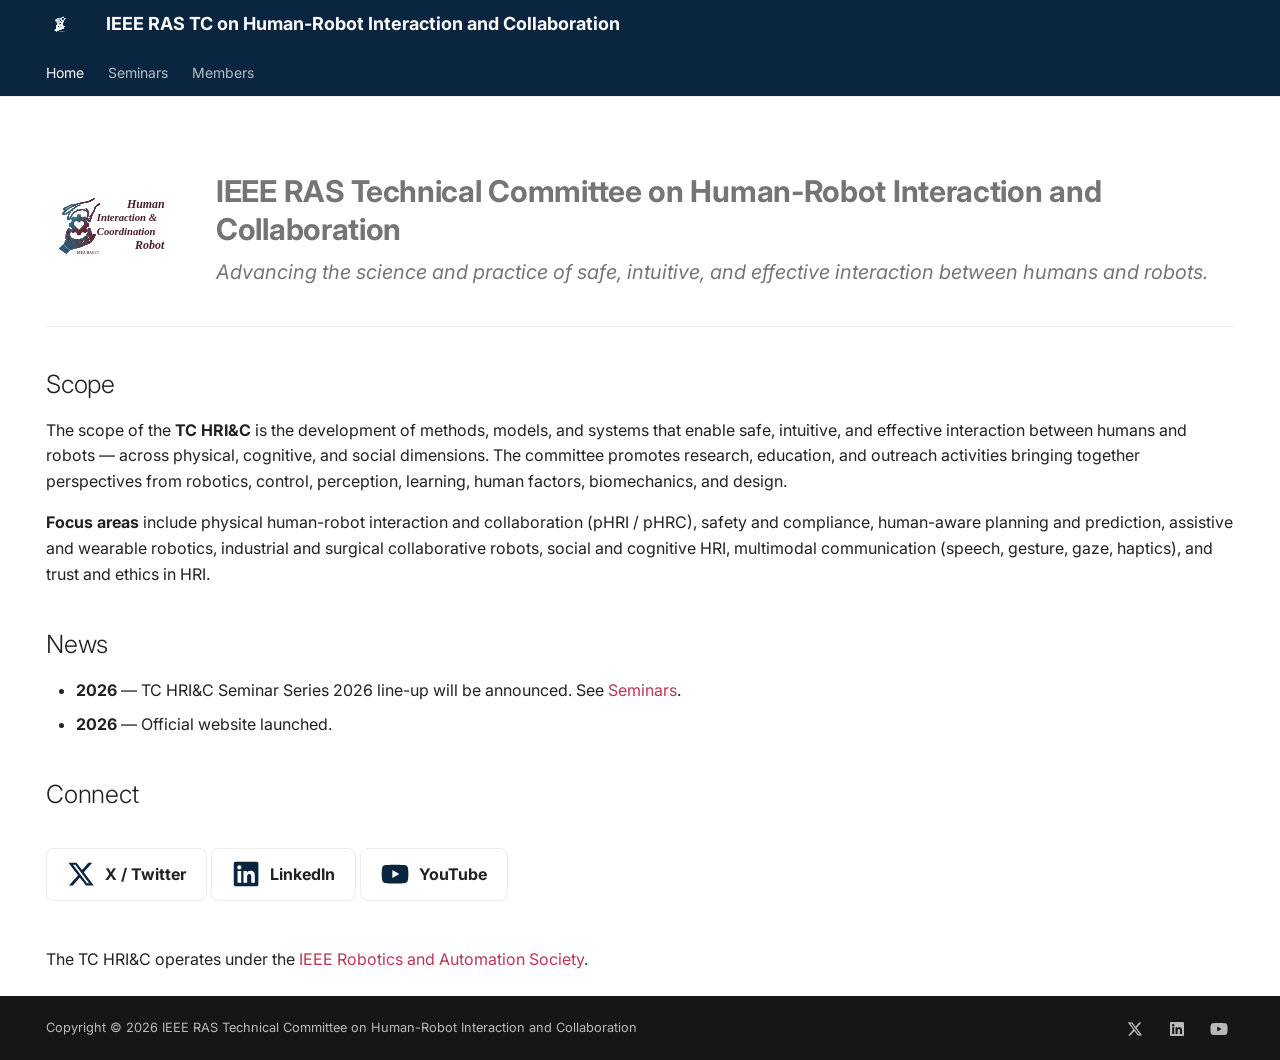
<file: index.html>
<!doctype html>
<html lang="en" class="no-js">
  <head>
    
      <meta charset="utf-8">
      <meta name="viewport" content="width=device-width,initial-scale=1">
      
        <meta name="description" content="Official site of the IEEE RAS Technical Committee on Human-Robot Interaction and Collaboration (TC HRI&C).">
      
      
      
        <link rel="canonical" href="https://ieeeras-tc-hric.github.io/">
      
      
      
        <link rel="next" href="seminars/">
      
      
        
      
      
      <link rel="icon" href="assets/favicon.png">
      <meta name="generator" content="mkdocs-1.6.1, mkdocs-material-9.7.6">
    
    
      
        <title>IEEE RAS TC on Human-Robot Interaction and Collaboration</title>
      
    
    
      <link rel="stylesheet" href="assets/stylesheets/main.484c7ddc.min.css">
      
        
        <link rel="stylesheet" href="assets/stylesheets/palette.ab4e12ef.min.css">
      
      


    
    
      
    
    
      
        
        
        <link rel="preconnect" href="https://fonts.gstatic.com" crossorigin>
        <link rel="stylesheet" href="https://fonts.googleapis.com/css?family=Inter:300,300i,400,400i,700,700i%7CJetBrains+Mono:400,400i,700,700i&display=fallback">
        <style>:root{--md-text-font:"Inter";--md-code-font:"JetBrains Mono"}</style>
      
    
    
      <link rel="stylesheet" href="stylesheets/extra.css">
    
    <script>__md_scope=new URL(".",location),__md_hash=e=>[...e].reduce(((e,_)=>(e<<5)-e+_.charCodeAt(0)),0),__md_get=(e,_=localStorage,t=__md_scope)=>JSON.parse(_.getItem(t.pathname+"."+e)),__md_set=(e,_,t=localStorage,a=__md_scope)=>{try{t.setItem(a.pathname+"."+e,JSON.stringify(_))}catch(e){}}</script>
    
      

    
    
  </head>
  
  
    
    
    
    
    
    <body dir="ltr" data-md-color-scheme="default" data-md-color-primary="indigo" data-md-color-accent="blue">
  
    
    <input class="md-toggle" data-md-toggle="drawer" type="checkbox" id="__drawer" autocomplete="off">
    <input class="md-toggle" data-md-toggle="search" type="checkbox" id="__search" autocomplete="off">
    <label class="md-overlay" for="__drawer"></label>
    <div data-md-component="skip">
      
        
        <a href="#ieee-ras-technical-committee-on-human-robot-interaction-and-collaboration" class="md-skip">
          Skip to content
        </a>
      
    </div>
    <div data-md-component="announce">
      
    </div>
    
    
      

  

<header class="md-header md-header--shadow md-header--lifted" data-md-component="header">
  <nav class="md-header__inner md-grid" aria-label="Header">
    <a href="." title="IEEE RAS TC on Human-Robot Interaction and Collaboration" class="md-header__button md-logo" aria-label="IEEE RAS TC on Human-Robot Interaction and Collaboration" data-md-component="logo">
      
  <img src="assets/logo.svg" alt="logo">

    </a>
    <label class="md-header__button md-icon" for="__drawer">
      
      <svg xmlns="http://www.w3.org/2000/svg" viewBox="0 0 24 24"><path d="M3 6h18v2H3zm0 5h18v2H3zm0 5h18v2H3z"/></svg>
    </label>
    <div class="md-header__title" data-md-component="header-title">
      <div class="md-header__ellipsis">
        <div class="md-header__topic">
          <span class="md-ellipsis">
            IEEE RAS TC on Human-Robot Interaction and Collaboration
          </span>
        </div>
        <div class="md-header__topic" data-md-component="header-topic">
          <span class="md-ellipsis">
            
              Home
            
          </span>
        </div>
      </div>
    </div>
    
      
    
    
    
    
    
  </nav>
  
    
      
<nav class="md-tabs" aria-label="Tabs" data-md-component="tabs">
  <div class="md-grid">
    <ul class="md-tabs__list">
      
        
  
  
  
    
  
  
    <li class="md-tabs__item md-tabs__item--active">
      <a href="." class="md-tabs__link">
        
  
  
    
  
  Home

      </a>
    </li>
  

      
        
  
  
  
  
    <li class="md-tabs__item">
      <a href="seminars/" class="md-tabs__link">
        
  
  
    
  
  Seminars

      </a>
    </li>
  

      
        
  
  
  
  
    <li class="md-tabs__item">
      <a href="members/" class="md-tabs__link">
        
  
  
    
  
  Members

      </a>
    </li>
  

      
    </ul>
  </div>
</nav>
    
  
</header>
    
    <div class="md-container" data-md-component="container">
      
      
        
      
      <main class="md-main" data-md-component="main">
        <div class="md-main__inner md-grid">
          
            
              
                
              
              <div class="md-sidebar md-sidebar--primary" data-md-component="sidebar" data-md-type="navigation" hidden>
                <div class="md-sidebar__scrollwrap">
                  <div class="md-sidebar__inner">
                    


  


<nav class="md-nav md-nav--primary md-nav--lifted" aria-label="Navigation" data-md-level="0">
  <label class="md-nav__title" for="__drawer">
    <a href="." title="IEEE RAS TC on Human-Robot Interaction and Collaboration" class="md-nav__button md-logo" aria-label="IEEE RAS TC on Human-Robot Interaction and Collaboration" data-md-component="logo">
      
  <img src="assets/logo.svg" alt="logo">

    </a>
    IEEE RAS TC on Human-Robot Interaction and Collaboration
  </label>
  
  <ul class="md-nav__list" data-md-scrollfix>
    
      
      
  
  
    
  
  
  
    <li class="md-nav__item md-nav__item--active">
      
      <input class="md-nav__toggle md-toggle" type="checkbox" id="__toc">
      
      
        
      
      
        <label class="md-nav__link md-nav__link--active" for="__toc">
          
  
  
  <span class="md-ellipsis">
    
  
    Home
  

    
  </span>
  
  

          <span class="md-nav__icon md-icon"></span>
        </label>
      
      <a href="." class="md-nav__link md-nav__link--active">
        
  
  
  <span class="md-ellipsis">
    
  
    Home
  

    
  </span>
  
  

      </a>
      
        

<nav class="md-nav md-nav--secondary" aria-label="Table of contents">
  
  
  
    
  
  
    <label class="md-nav__title" for="__toc">
      <span class="md-nav__icon md-icon"></span>
      Table of contents
    </label>
    <ul class="md-nav__list" data-md-component="toc" data-md-scrollfix>
      
        <li class="md-nav__item">
  <a href="#scope" class="md-nav__link">
    <span class="md-ellipsis">
      
        Scope
      
    </span>
  </a>
  
</li>
      
        <li class="md-nav__item">
  <a href="#news" class="md-nav__link">
    <span class="md-ellipsis">
      
        News
      
    </span>
  </a>
  
</li>
      
        <li class="md-nav__item">
  <a href="#connect" class="md-nav__link">
    <span class="md-ellipsis">
      
        Connect
      
    </span>
  </a>
  
</li>
      
    </ul>
  
</nav>
      
    </li>
  

    
      
      
  
  
  
  
    <li class="md-nav__item">
      <a href="seminars/" class="md-nav__link">
        
  
  
  <span class="md-ellipsis">
    
  
    Seminars
  

    
  </span>
  
  

      </a>
    </li>
  

    
      
      
  
  
  
  
    <li class="md-nav__item">
      <a href="members/" class="md-nav__link">
        
  
  
  <span class="md-ellipsis">
    
  
    Members
  

    
  </span>
  
  

      </a>
    </li>
  

    
  </ul>
</nav>
                  </div>
                </div>
              </div>
            
            
              
                
              
              <div class="md-sidebar md-sidebar--secondary" data-md-component="sidebar" data-md-type="toc" hidden>
                <div class="md-sidebar__scrollwrap">
                  <div class="md-sidebar__inner">
                    

<nav class="md-nav md-nav--secondary" aria-label="Table of contents">
  
  
  
    
  
  
    <label class="md-nav__title" for="__toc">
      <span class="md-nav__icon md-icon"></span>
      Table of contents
    </label>
    <ul class="md-nav__list" data-md-component="toc" data-md-scrollfix>
      
        <li class="md-nav__item">
  <a href="#scope" class="md-nav__link">
    <span class="md-ellipsis">
      
        Scope
      
    </span>
  </a>
  
</li>
      
        <li class="md-nav__item">
  <a href="#news" class="md-nav__link">
    <span class="md-ellipsis">
      
        News
      
    </span>
  </a>
  
</li>
      
        <li class="md-nav__item">
  <a href="#connect" class="md-nav__link">
    <span class="md-ellipsis">
      
        Connect
      
    </span>
  </a>
  
</li>
      
    </ul>
  
</nav>
                  </div>
                </div>
              </div>
            
          
          
            <div class="md-content" data-md-component="content">
              
              <article class="md-content__inner md-typeset">
                
                  
  




<div class="hric-intro">
<p><img alt="TC HRI&amp;C" class="hric-intro-logo" src="assets/logo-text.svg" /></p>
<div class="hric-intro-text">
<h1 id="ieee-ras-technical-committee-on-human-robot-interaction-and-collaboration">IEEE RAS Technical Committee on Human-Robot Interaction and Collaboration<a class="headerlink" href="#ieee-ras-technical-committee-on-human-robot-interaction-and-collaboration" title="Permanent link">&para;</a></h1>
<p><em>Advancing the science and practice of safe, intuitive, and effective interaction between humans and robots.</em></p>
</div>
</div>
<h2 id="scope">Scope<a class="headerlink" href="#scope" title="Permanent link">&para;</a></h2>
<p>The scope of the <strong>TC HRI&amp;C</strong> is the development of methods, models, and systems that enable safe, intuitive, and effective interaction between humans and robots — across physical, cognitive, and social dimensions. The committee promotes research, education, and outreach activities bringing together perspectives from robotics, control, perception, learning, human factors, biomechanics, and design.</p>
<p><strong>Focus areas</strong> include physical human-robot interaction and collaboration (pHRI / pHRC), safety and compliance, human-aware planning and prediction, assistive and wearable robotics, industrial and surgical collaborative robots, social and cognitive HRI, multimodal communication (speech, gesture, gaze, haptics), and trust and ethics in HRI.</p>
<h2 id="news">News<a class="headerlink" href="#news" title="Permanent link">&para;</a></h2>
<ul>
<li><strong>2026</strong> — TC HRI&amp;C Seminar Series 2026 line-up will be announced. See <a href="seminars/">Seminars</a>.</li>
<li><strong>2026</strong> — Official website launched.</li>
</ul>
<h2 id="connect">Connect<a class="headerlink" href="#connect" title="Permanent link">&para;</a></h2>
<div class="hric-social-row">
<p><a class="hric-social-link" href="https://x.com/IeeeS40766"><span class="twemoji hric-social-icon"><svg xmlns="http://www.w3.org/2000/svg" viewBox="0 0 448 512"><!--! Font Awesome Free 7.1.0 by @fontawesome - https://fontawesome.com License - https://fontawesome.com/license/free (Icons: CC BY 4.0, Fonts: SIL OFL 1.1, Code: MIT License) Copyright 2025 Fonticons, Inc.--><path d="M357.2 48h70.6L273.6 224.2 455 464H313L201.7 318.6 74.5 464H3.8l164.9-188.5L-5.2 48h145.6l100.5 132.9zm-24.8 373.8h39.1L119.1 88h-42z"/></svg></span> <strong>X / Twitter</strong></a>
<a class="hric-social-link" href="https://www.linkedin.com/in/ieee-ras-tc-hric-14a3b040a/"><span class="twemoji hric-social-icon"><svg xmlns="http://www.w3.org/2000/svg" viewBox="0 0 448 512"><!--! Font Awesome Free 7.1.0 by @fontawesome - https://fontawesome.com License - https://fontawesome.com/license/free (Icons: CC BY 4.0, Fonts: SIL OFL 1.1, Code: MIT License) Copyright 2025 Fonticons, Inc.--><path d="M416 32H31.9C14.3 32 0 46.5 0 64.3v383.4C0 465.5 14.3 480 31.9 480H416c17.6 0 32-14.5 32-32.3V64.3c0-17.8-14.4-32.3-32-32.3M135.4 416H69V202.2h66.5V416zM102.2 96a38.5 38.5 0 1 1 0 77 38.5 38.5 0 1 1 0-77m282.1 320h-66.4V312c0-24.8-.5-56.7-34.5-56.7-34.6 0-39.9 27-39.9 54.9V416h-66.4V202.2h63.7v29.2h.9c8.9-16.8 30.6-34.5 62.9-34.5 67.2 0 79.7 44.3 79.7 101.9z"/></svg></span> <strong>LinkedIn</strong></a>
<a class="hric-social-link" href="https://www.youtube.com/@IEEERASTCHRIC"><span class="twemoji hric-social-icon"><svg xmlns="http://www.w3.org/2000/svg" viewBox="0 0 576 512"><!--! Font Awesome Free 7.1.0 by @fontawesome - https://fontawesome.com License - https://fontawesome.com/license/free (Icons: CC BY 4.0, Fonts: SIL OFL 1.1, Code: MIT License) Copyright 2025 Fonticons, Inc.--><path d="M549.7 124.1c-6.2-23.7-24.8-42.3-48.3-48.6C458.9 64 288.1 64 288.1 64S117.3 64 74.7 75.5c-23.5 6.3-42 24.9-48.3 48.6C15 167 15 256.4 15 256.4s0 89.4 11.4 132.3c6.3 23.6 24.8 41.5 48.3 47.8C117.3 448 288.1 448 288.1 448s170.8 0 213.4-11.5c23.5-6.3 42-24.2 48.3-47.8 11.4-42.9 11.4-132.3 11.4-132.3s0-89.4-11.4-132.3zM232.2 337.6V175.2l142.7 81.2z"/></svg></span> <strong>YouTube</strong></a></p>
</div>
<p>The TC HRI&amp;C operates under the <a href="https://www.ieee-ras.org/">IEEE Robotics and Automation Society</a>.</p>







  
  




  



                
              </article>
            </div>
          
          
<script>var target=document.getElementById(location.hash.slice(1));target&&target.name&&(target.checked=target.name.startsWith("__tabbed_"))</script>
        </div>
        
          <button type="button" class="md-top md-icon" data-md-component="top" hidden>
  
  <svg xmlns="http://www.w3.org/2000/svg" viewBox="0 0 24 24"><path d="M13 20h-2V8l-5.5 5.5-1.42-1.42L12 4.16l7.92 7.92-1.42 1.42L13 8z"/></svg>
  Back to top
</button>
        
      </main>
      
        <footer class="md-footer">
  
  <div class="md-footer-meta md-typeset">
    <div class="md-footer-meta__inner md-grid">
      <div class="md-copyright">
  
    <div class="md-copyright__highlight">
      Copyright &copy; 2026 IEEE RAS Technical Committee on Human-Robot Interaction and Collaboration
    </div>
  
  
</div>
      
        
<div class="md-social">
  
    
    
    
    
    <a href="https://x.com/IeeeS40766" target="_blank" rel="noopener" title="TC HRI&amp;C on X" class="md-social__link">
      <svg xmlns="http://www.w3.org/2000/svg" viewBox="0 0 448 512"><!--! Font Awesome Free 7.1.0 by @fontawesome - https://fontawesome.com License - https://fontawesome.com/license/free (Icons: CC BY 4.0, Fonts: SIL OFL 1.1, Code: MIT License) Copyright 2025 Fonticons, Inc.--><path d="M357.2 48h70.6L273.6 224.2 455 464H313L201.7 318.6 74.5 464H3.8l164.9-188.5L-5.2 48h145.6l100.5 132.9zm-24.8 373.8h39.1L119.1 88h-42z"/></svg>
    </a>
  
    
    
    
    
    <a href="https://www.linkedin.com/in/ieee-ras-tc-hric-14a3b040a/" target="_blank" rel="noopener" title="TC HRI&amp;C on LinkedIn" class="md-social__link">
      <svg xmlns="http://www.w3.org/2000/svg" viewBox="0 0 448 512"><!--! Font Awesome Free 7.1.0 by @fontawesome - https://fontawesome.com License - https://fontawesome.com/license/free (Icons: CC BY 4.0, Fonts: SIL OFL 1.1, Code: MIT License) Copyright 2025 Fonticons, Inc.--><path d="M416 32H31.9C14.3 32 0 46.5 0 64.3v383.4C0 465.5 14.3 480 31.9 480H416c17.6 0 32-14.5 32-32.3V64.3c0-17.8-14.4-32.3-32-32.3M135.4 416H69V202.2h66.5V416zM102.2 96a38.5 38.5 0 1 1 0 77 38.5 38.5 0 1 1 0-77m282.1 320h-66.4V312c0-24.8-.5-56.7-34.5-56.7-34.6 0-39.9 27-39.9 54.9V416h-66.4V202.2h63.7v29.2h.9c8.9-16.8 30.6-34.5 62.9-34.5 67.2 0 79.7 44.3 79.7 101.9z"/></svg>
    </a>
  
    
    
    
    
    <a href="https://www.youtube.com/@IEEERASTCHRIC" target="_blank" rel="noopener" title="TC HRI&amp;C on YouTube" class="md-social__link">
      <svg xmlns="http://www.w3.org/2000/svg" viewBox="0 0 576 512"><!--! Font Awesome Free 7.1.0 by @fontawesome - https://fontawesome.com License - https://fontawesome.com/license/free (Icons: CC BY 4.0, Fonts: SIL OFL 1.1, Code: MIT License) Copyright 2025 Fonticons, Inc.--><path d="M549.7 124.1c-6.2-23.7-24.8-42.3-48.3-48.6C458.9 64 288.1 64 288.1 64S117.3 64 74.7 75.5c-23.5 6.3-42 24.9-48.3 48.6C15 167 15 256.4 15 256.4s0 89.4 11.4 132.3c6.3 23.6 24.8 41.5 48.3 47.8C117.3 448 288.1 448 288.1 448s170.8 0 213.4-11.5c23.5-6.3 42-24.2 48.3-47.8 11.4-42.9 11.4-132.3 11.4-132.3s0-89.4-11.4-132.3zM232.2 337.6V175.2l142.7 81.2z"/></svg>
    </a>
  
</div>
      
    </div>
  </div>
</footer>
      
    </div>
    <div class="md-dialog" data-md-component="dialog">
      <div class="md-dialog__inner md-typeset"></div>
    </div>
    
    
    
      
      
      <script id="__config" type="application/json">{"annotate": null, "base": ".", "features": ["navigation.tabs", "navigation.tabs.sticky", "navigation.top", "navigation.instant", "navigation.tracking", "navigation.sections", "content.code.copy", "toc.follow"], "search": "assets/javascripts/workers/search.2c215733.min.js", "tags": null, "translations": {"clipboard.copied": "Copied to clipboard", "clipboard.copy": "Copy to clipboard", "search.result.more.one": "1 more on this page", "search.result.more.other": "# more on this page", "search.result.none": "No matching documents", "search.result.one": "1 matching document", "search.result.other": "# matching documents", "search.result.placeholder": "Type to start searching", "search.result.term.missing": "Missing", "select.version": "Select version"}, "version": null}</script>
    
    
      <script src="assets/javascripts/bundle.79ae519e.min.js"></script>
      
    
  </body>
</html>
</file>
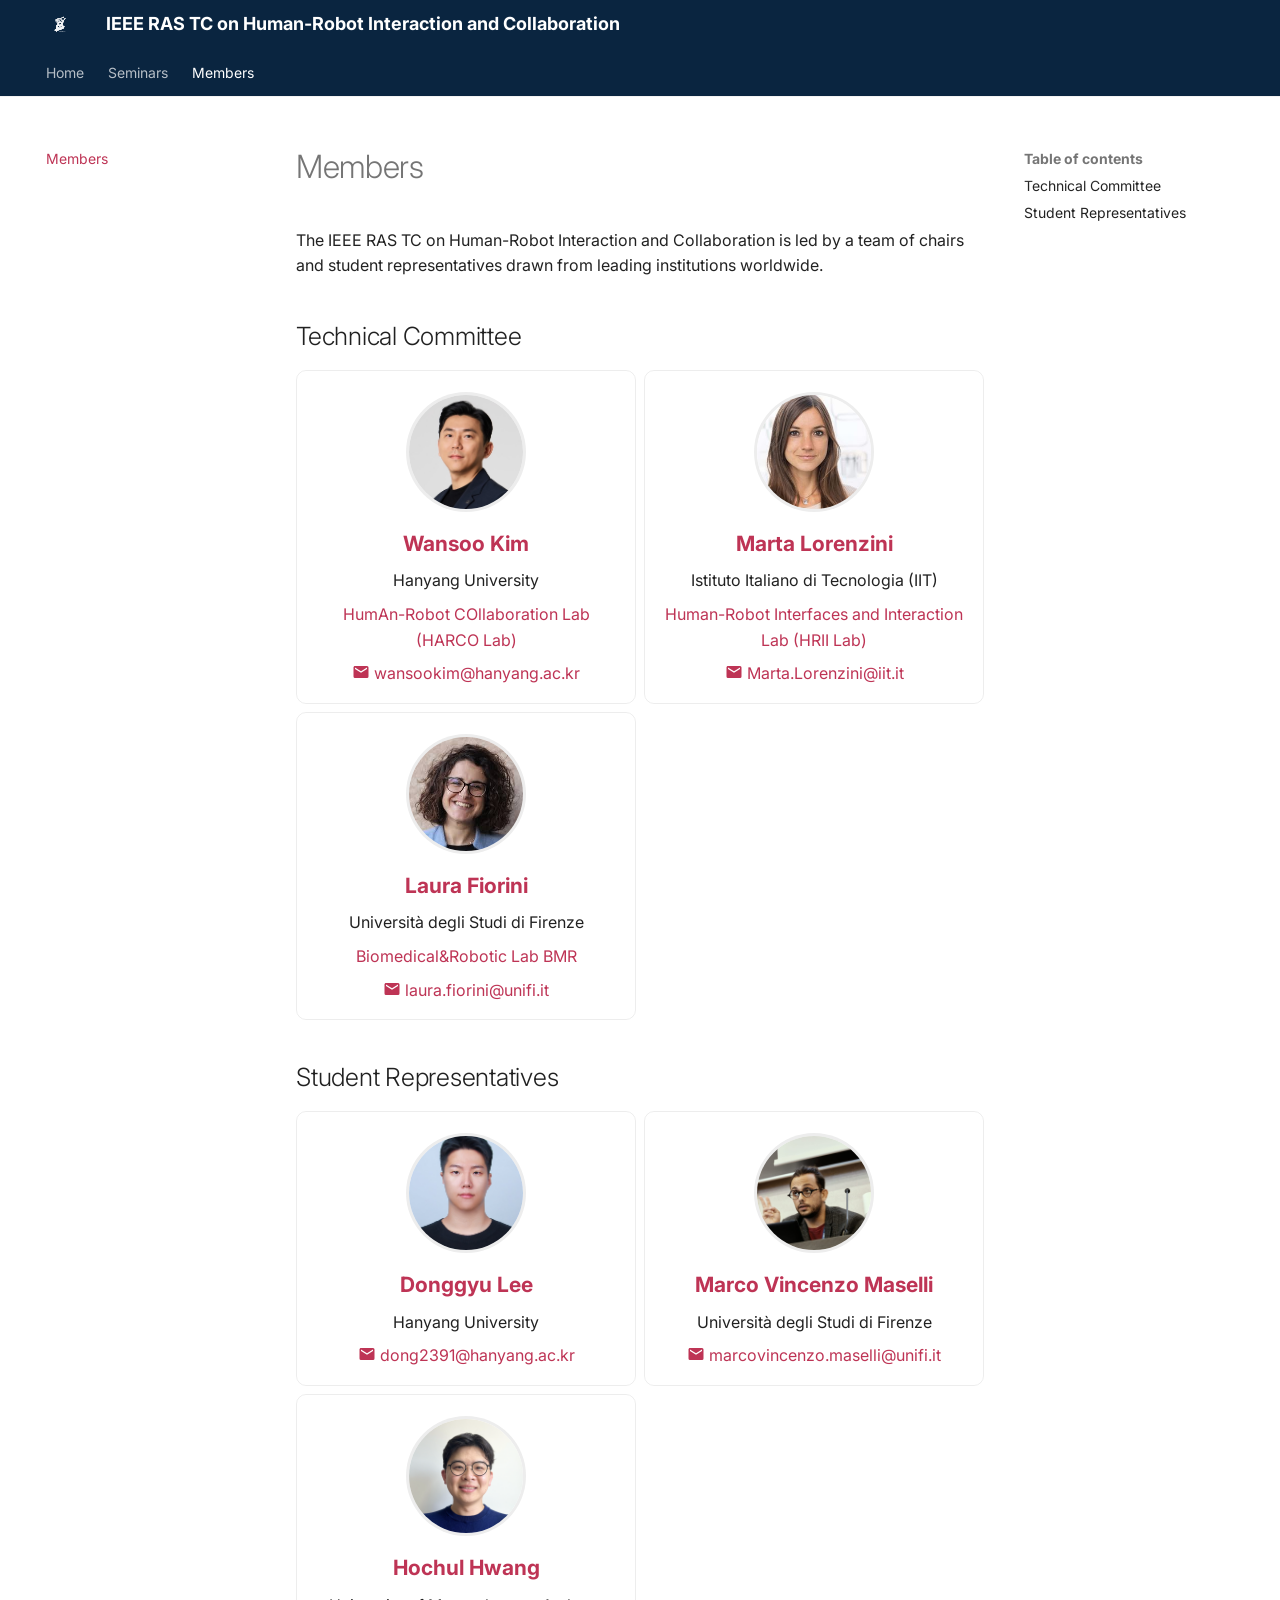
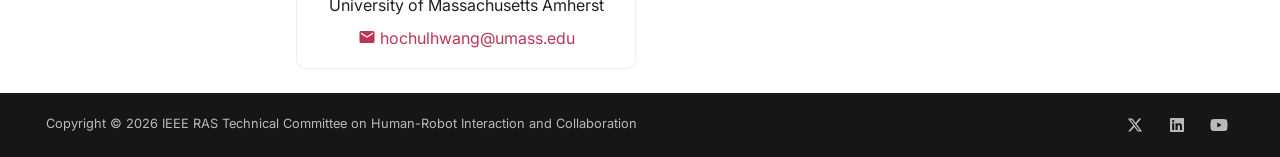
<file: members/index.html>
<!doctype html>
<html lang="en" class="no-js">
  <head>
    
      <meta charset="utf-8">
      <meta name="viewport" content="width=device-width,initial-scale=1">
      
        <meta name="description" content="Official site of the IEEE RAS Technical Committee on Human-Robot Interaction and Collaboration (TC HRI&C).">
      
      
      
        <link rel="canonical" href="https://ieeeras-tc-hric.github.io/members/">
      
      
        <link rel="prev" href="../seminars/">
      
      
      
        
      
      
      <link rel="icon" href="../assets/favicon.png">
      <meta name="generator" content="mkdocs-1.6.1, mkdocs-material-9.7.6">
    
    
      
        <title>Members - IEEE RAS TC on Human-Robot Interaction and Collaboration</title>
      
    
    
      <link rel="stylesheet" href="../assets/stylesheets/main.484c7ddc.min.css">
      
        
        <link rel="stylesheet" href="../assets/stylesheets/palette.ab4e12ef.min.css">
      
      


    
    
      
    
    
      
        
        
        <link rel="preconnect" href="https://fonts.gstatic.com" crossorigin>
        <link rel="stylesheet" href="https://fonts.googleapis.com/css?family=Inter:300,300i,400,400i,700,700i%7CJetBrains+Mono:400,400i,700,700i&display=fallback">
        <style>:root{--md-text-font:"Inter";--md-code-font:"JetBrains Mono"}</style>
      
    
    
      <link rel="stylesheet" href="../stylesheets/extra.css">
    
    <script>__md_scope=new URL("..",location),__md_hash=e=>[...e].reduce(((e,_)=>(e<<5)-e+_.charCodeAt(0)),0),__md_get=(e,_=localStorage,t=__md_scope)=>JSON.parse(_.getItem(t.pathname+"."+e)),__md_set=(e,_,t=localStorage,a=__md_scope)=>{try{t.setItem(a.pathname+"."+e,JSON.stringify(_))}catch(e){}}</script>
    
      

    
    
  </head>
  
  
    
    
    
    
    
    <body dir="ltr" data-md-color-scheme="default" data-md-color-primary="indigo" data-md-color-accent="blue">
  
    
    <input class="md-toggle" data-md-toggle="drawer" type="checkbox" id="__drawer" autocomplete="off">
    <input class="md-toggle" data-md-toggle="search" type="checkbox" id="__search" autocomplete="off">
    <label class="md-overlay" for="__drawer"></label>
    <div data-md-component="skip">
      
        
        <a href="#members" class="md-skip">
          Skip to content
        </a>
      
    </div>
    <div data-md-component="announce">
      
    </div>
    
    
      

  

<header class="md-header md-header--shadow md-header--lifted" data-md-component="header">
  <nav class="md-header__inner md-grid" aria-label="Header">
    <a href=".." title="IEEE RAS TC on Human-Robot Interaction and Collaboration" class="md-header__button md-logo" aria-label="IEEE RAS TC on Human-Robot Interaction and Collaboration" data-md-component="logo">
      
  <img src="../assets/logo.svg" alt="logo">

    </a>
    <label class="md-header__button md-icon" for="__drawer">
      
      <svg xmlns="http://www.w3.org/2000/svg" viewBox="0 0 24 24"><path d="M3 6h18v2H3zm0 5h18v2H3zm0 5h18v2H3z"/></svg>
    </label>
    <div class="md-header__title" data-md-component="header-title">
      <div class="md-header__ellipsis">
        <div class="md-header__topic">
          <span class="md-ellipsis">
            IEEE RAS TC on Human-Robot Interaction and Collaboration
          </span>
        </div>
        <div class="md-header__topic" data-md-component="header-topic">
          <span class="md-ellipsis">
            
              Members
            
          </span>
        </div>
      </div>
    </div>
    
      
    
    
    
    
    
  </nav>
  
    
      
<nav class="md-tabs" aria-label="Tabs" data-md-component="tabs">
  <div class="md-grid">
    <ul class="md-tabs__list">
      
        
  
  
  
  
    <li class="md-tabs__item">
      <a href=".." class="md-tabs__link">
        
  
  
    
  
  Home

      </a>
    </li>
  

      
        
  
  
  
  
    <li class="md-tabs__item">
      <a href="../seminars/" class="md-tabs__link">
        
  
  
    
  
  Seminars

      </a>
    </li>
  

      
        
  
  
  
    
  
  
    <li class="md-tabs__item md-tabs__item--active">
      <a href="./" class="md-tabs__link">
        
  
  
    
  
  Members

      </a>
    </li>
  

      
    </ul>
  </div>
</nav>
    
  
</header>
    
    <div class="md-container" data-md-component="container">
      
      
        
      
      <main class="md-main" data-md-component="main">
        <div class="md-main__inner md-grid">
          
            
              
              <div class="md-sidebar md-sidebar--primary" data-md-component="sidebar" data-md-type="navigation" >
                <div class="md-sidebar__scrollwrap">
                  <div class="md-sidebar__inner">
                    


  


<nav class="md-nav md-nav--primary md-nav--lifted" aria-label="Navigation" data-md-level="0">
  <label class="md-nav__title" for="__drawer">
    <a href=".." title="IEEE RAS TC on Human-Robot Interaction and Collaboration" class="md-nav__button md-logo" aria-label="IEEE RAS TC on Human-Robot Interaction and Collaboration" data-md-component="logo">
      
  <img src="../assets/logo.svg" alt="logo">

    </a>
    IEEE RAS TC on Human-Robot Interaction and Collaboration
  </label>
  
  <ul class="md-nav__list" data-md-scrollfix>
    
      
      
  
  
  
  
    <li class="md-nav__item">
      <a href=".." class="md-nav__link">
        
  
  
  <span class="md-ellipsis">
    
  
    Home
  

    
  </span>
  
  

      </a>
    </li>
  

    
      
      
  
  
  
  
    <li class="md-nav__item">
      <a href="../seminars/" class="md-nav__link">
        
  
  
  <span class="md-ellipsis">
    
  
    Seminars
  

    
  </span>
  
  

      </a>
    </li>
  

    
      
      
  
  
    
  
  
  
    <li class="md-nav__item md-nav__item--active">
      
      <input class="md-nav__toggle md-toggle" type="checkbox" id="__toc">
      
      
        
      
      
        <label class="md-nav__link md-nav__link--active" for="__toc">
          
  
  
  <span class="md-ellipsis">
    
  
    Members
  

    
  </span>
  
  

          <span class="md-nav__icon md-icon"></span>
        </label>
      
      <a href="./" class="md-nav__link md-nav__link--active">
        
  
  
  <span class="md-ellipsis">
    
  
    Members
  

    
  </span>
  
  

      </a>
      
        

<nav class="md-nav md-nav--secondary" aria-label="Table of contents">
  
  
  
    
  
  
    <label class="md-nav__title" for="__toc">
      <span class="md-nav__icon md-icon"></span>
      Table of contents
    </label>
    <ul class="md-nav__list" data-md-component="toc" data-md-scrollfix>
      
        <li class="md-nav__item">
  <a href="#technical-committee" class="md-nav__link">
    <span class="md-ellipsis">
      
        Technical Committee
      
    </span>
  </a>
  
</li>
      
        <li class="md-nav__item">
  <a href="#student-representatives" class="md-nav__link">
    <span class="md-ellipsis">
      
        Student Representatives
      
    </span>
  </a>
  
</li>
      
    </ul>
  
</nav>
      
    </li>
  

    
  </ul>
</nav>
                  </div>
                </div>
              </div>
            
            
              
              <div class="md-sidebar md-sidebar--secondary" data-md-component="sidebar" data-md-type="toc" >
                <div class="md-sidebar__scrollwrap">
                  <div class="md-sidebar__inner">
                    

<nav class="md-nav md-nav--secondary" aria-label="Table of contents">
  
  
  
    
  
  
    <label class="md-nav__title" for="__toc">
      <span class="md-nav__icon md-icon"></span>
      Table of contents
    </label>
    <ul class="md-nav__list" data-md-component="toc" data-md-scrollfix>
      
        <li class="md-nav__item">
  <a href="#technical-committee" class="md-nav__link">
    <span class="md-ellipsis">
      
        Technical Committee
      
    </span>
  </a>
  
</li>
      
        <li class="md-nav__item">
  <a href="#student-representatives" class="md-nav__link">
    <span class="md-ellipsis">
      
        Student Representatives
      
    </span>
  </a>
  
</li>
      
    </ul>
  
</nav>
                  </div>
                </div>
              </div>
            
          
          
            <div class="md-content" data-md-component="content">
              
              <article class="md-content__inner md-typeset">
                
                  



<h1 id="members">Members<a class="headerlink" href="#members" title="Permanent link">&para;</a></h1>
<p>The IEEE RAS TC on Human-Robot Interaction and Collaboration is led by a team of chairs and student representatives drawn from leading institutions worldwide.</p>
<h2 id="technical-committee">Technical Committee<a class="headerlink" href="#technical-committee" title="Permanent link">&para;</a></h2>
<div class="grid cards hric-people">
<ul>
<li>
<p><img alt="Wansoo Kim" class="hric-bio-avatar" src="../assets/bio/wansoo.png" /></p>
<p><a href="http://harco.hanyang.ac.kr/members/wansoo_kim.html"><strong>Wansoo Kim</strong></a></p>
<p>Hanyang University</p>
<p><a href="http://harco.hanyang.ac.kr">HumAn-Robot COllaboration Lab (HARCO Lab)</a></p>
<p><a href="mailto:wansookim@hanyang.ac.kr"><span class="twemoji"><svg xmlns="http://www.w3.org/2000/svg" viewBox="0 0 24 24"><path d="m20 8-8 5-8-5V6l8 5 8-5m0-2H4c-1.11 0-2 .89-2 2v12a2 2 0 0 0 2 2h16a2 2 0 0 0 2-2V6a2 2 0 0 0-2-2"/></svg></span> wansookim@hanyang.ac.kr</a></p>
</li>
<li>
<p><img alt="Marta Lorenzini" class="hric-bio-avatar" src="../assets/bio/marta.jpeg" /></p>
<p><a href="https://www.iit.it/it/people-profile/-/people/marta-lorenzini"><strong>Marta Lorenzini</strong></a></p>
<p>Istituto Italiano di Tecnologia (IIT)</p>
<p><a href="https://hri.iit.it">Human-Robot Interfaces and Interaction Lab (HRII Lab)</a></p>
<p><a href="mailto:Marta.Lorenzini@iit.it"><span class="twemoji"><svg xmlns="http://www.w3.org/2000/svg" viewBox="0 0 24 24"><path d="m20 8-8 5-8-5V6l8 5 8-5m0-2H4c-1.11 0-2 .89-2 2v12a2 2 0 0 0 2 2h16a2 2 0 0 0 2-2V6a2 2 0 0 0-2-2"/></svg></span> Marta.Lorenzini@iit.it</a></p>
</li>
<li>
<p><img alt="Laura Fiorini" class="hric-bio-avatar" src="../assets/bio/laura.jpeg" /></p>
<p><a href="https://www.abrlab.unifi.it/vp-4-people.html"><strong>Laura Fiorini</strong></a></p>
<p>Università degli Studi di Firenze</p>
<p><a href="https://www.abrlab.unifi.it">Biomedical&amp;Robotic Lab BMR</a></p>
<p><a href="mailto:laura.fiorini@unifi.it"><span class="twemoji"><svg xmlns="http://www.w3.org/2000/svg" viewBox="0 0 24 24"><path d="m20 8-8 5-8-5V6l8 5 8-5m0-2H4c-1.11 0-2 .89-2 2v12a2 2 0 0 0 2 2h16a2 2 0 0 0 2-2V6a2 2 0 0 0-2-2"/></svg></span> laura.fiorini@unifi.it</a></p>
</li>
</ul>
</div>
<h2 id="student-representatives">Student Representatives<a class="headerlink" href="#student-representatives" title="Permanent link">&para;</a></h2>
<div class="grid cards hric-people">
<ul>
<li>
<p><img alt="Donggyu Lee" class="hric-bio-avatar" src="../assets/bio/donggyu.jpeg" /></p>
<p><a href="http://harco.hanyang.ac.kr/members/donggyu_lee.html"><strong>Donggyu Lee</strong></a></p>
<p>Hanyang University</p>
<p><a href="mailto:dong2391@hanyang.ac.kr"><span class="twemoji"><svg xmlns="http://www.w3.org/2000/svg" viewBox="0 0 24 24"><path d="m20 8-8 5-8-5V6l8 5 8-5m0-2H4c-1.11 0-2 .89-2 2v12a2 2 0 0 0 2 2h16a2 2 0 0 0 2-2V6a2 2 0 0 0-2-2"/></svg></span> dong2391@hanyang.ac.kr</a></p>
</li>
<li>
<p><img alt="Marco Vincenzo Maselli" class="hric-bio-avatar" src="../assets/bio/marco.jpg" /></p>
<p><a href="https://www.linkedin.com/in/mv-maselli/"><strong>Marco Vincenzo Maselli</strong></a></p>
<p>Università degli Studi di Firenze</p>
<p><a href="mailto:marcovincenzo.maselli@unifi.it"><span class="twemoji"><svg xmlns="http://www.w3.org/2000/svg" viewBox="0 0 24 24"><path d="m20 8-8 5-8-5V6l8 5 8-5m0-2H4c-1.11 0-2 .89-2 2v12a2 2 0 0 0 2 2h16a2 2 0 0 0 2-2V6a2 2 0 0 0-2-2"/></svg></span> marcovincenzo.maselli@unifi.it</a></p>
</li>
<li>
<p><img alt="Hochul Hwang" class="hric-bio-avatar" src="../assets/bio/hochul.png" /></p>
<p><a href="https://hchlhwang.github.io"><strong>Hochul Hwang</strong></a></p>
<p>University of Massachusetts Amherst</p>
<p><a href="mailto:hochulhwang@umass.edu"><span class="twemoji"><svg xmlns="http://www.w3.org/2000/svg" viewBox="0 0 24 24"><path d="m20 8-8 5-8-5V6l8 5 8-5m0-2H4c-1.11 0-2 .89-2 2v12a2 2 0 0 0 2 2h16a2 2 0 0 0 2-2V6a2 2 0 0 0-2-2"/></svg></span> hochulhwang@umass.edu</a></p>
</li>
</ul>
</div>












                
              </article>
            </div>
          
          
<script>var target=document.getElementById(location.hash.slice(1));target&&target.name&&(target.checked=target.name.startsWith("__tabbed_"))</script>
        </div>
        
          <button type="button" class="md-top md-icon" data-md-component="top" hidden>
  
  <svg xmlns="http://www.w3.org/2000/svg" viewBox="0 0 24 24"><path d="M13 20h-2V8l-5.5 5.5-1.42-1.42L12 4.16l7.92 7.92-1.42 1.42L13 8z"/></svg>
  Back to top
</button>
        
      </main>
      
        <footer class="md-footer">
  
  <div class="md-footer-meta md-typeset">
    <div class="md-footer-meta__inner md-grid">
      <div class="md-copyright">
  
    <div class="md-copyright__highlight">
      Copyright &copy; 2026 IEEE RAS Technical Committee on Human-Robot Interaction and Collaboration
    </div>
  
  
</div>
      
        
<div class="md-social">
  
    
    
    
    
    <a href="https://x.com/IeeeS40766" target="_blank" rel="noopener" title="TC HRI&amp;C on X" class="md-social__link">
      <svg xmlns="http://www.w3.org/2000/svg" viewBox="0 0 448 512"><!--! Font Awesome Free 7.1.0 by @fontawesome - https://fontawesome.com License - https://fontawesome.com/license/free (Icons: CC BY 4.0, Fonts: SIL OFL 1.1, Code: MIT License) Copyright 2025 Fonticons, Inc.--><path d="M357.2 48h70.6L273.6 224.2 455 464H313L201.7 318.6 74.5 464H3.8l164.9-188.5L-5.2 48h145.6l100.5 132.9zm-24.8 373.8h39.1L119.1 88h-42z"/></svg>
    </a>
  
    
    
    
    
    <a href="https://www.linkedin.com/in/ieee-ras-tc-hric-14a3b040a/" target="_blank" rel="noopener" title="TC HRI&amp;C on LinkedIn" class="md-social__link">
      <svg xmlns="http://www.w3.org/2000/svg" viewBox="0 0 448 512"><!--! Font Awesome Free 7.1.0 by @fontawesome - https://fontawesome.com License - https://fontawesome.com/license/free (Icons: CC BY 4.0, Fonts: SIL OFL 1.1, Code: MIT License) Copyright 2025 Fonticons, Inc.--><path d="M416 32H31.9C14.3 32 0 46.5 0 64.3v383.4C0 465.5 14.3 480 31.9 480H416c17.6 0 32-14.5 32-32.3V64.3c0-17.8-14.4-32.3-32-32.3M135.4 416H69V202.2h66.5V416zM102.2 96a38.5 38.5 0 1 1 0 77 38.5 38.5 0 1 1 0-77m282.1 320h-66.4V312c0-24.8-.5-56.7-34.5-56.7-34.6 0-39.9 27-39.9 54.9V416h-66.4V202.2h63.7v29.2h.9c8.9-16.8 30.6-34.5 62.9-34.5 67.2 0 79.7 44.3 79.7 101.9z"/></svg>
    </a>
  
    
    
    
    
    <a href="https://www.youtube.com/@IEEERASTCHRIC" target="_blank" rel="noopener" title="TC HRI&amp;C on YouTube" class="md-social__link">
      <svg xmlns="http://www.w3.org/2000/svg" viewBox="0 0 576 512"><!--! Font Awesome Free 7.1.0 by @fontawesome - https://fontawesome.com License - https://fontawesome.com/license/free (Icons: CC BY 4.0, Fonts: SIL OFL 1.1, Code: MIT License) Copyright 2025 Fonticons, Inc.--><path d="M549.7 124.1c-6.2-23.7-24.8-42.3-48.3-48.6C458.9 64 288.1 64 288.1 64S117.3 64 74.7 75.5c-23.5 6.3-42 24.9-48.3 48.6C15 167 15 256.4 15 256.4s0 89.4 11.4 132.3c6.3 23.6 24.8 41.5 48.3 47.8C117.3 448 288.1 448 288.1 448s170.8 0 213.4-11.5c23.5-6.3 42-24.2 48.3-47.8 11.4-42.9 11.4-132.3 11.4-132.3s0-89.4-11.4-132.3zM232.2 337.6V175.2l142.7 81.2z"/></svg>
    </a>
  
</div>
      
    </div>
  </div>
</footer>
      
    </div>
    <div class="md-dialog" data-md-component="dialog">
      <div class="md-dialog__inner md-typeset"></div>
    </div>
    
    
    
      
      
      <script id="__config" type="application/json">{"annotate": null, "base": "..", "features": ["navigation.tabs", "navigation.tabs.sticky", "navigation.top", "navigation.instant", "navigation.tracking", "navigation.sections", "content.code.copy", "toc.follow"], "search": "../assets/javascripts/workers/search.2c215733.min.js", "tags": null, "translations": {"clipboard.copied": "Copied to clipboard", "clipboard.copy": "Copy to clipboard", "search.result.more.one": "1 more on this page", "search.result.more.other": "# more on this page", "search.result.none": "No matching documents", "search.result.one": "1 matching document", "search.result.other": "# matching documents", "search.result.placeholder": "Type to start searching", "search.result.term.missing": "Missing", "select.version": "Select version"}, "version": null}</script>
    
    
      <script src="../assets/javascripts/bundle.79ae519e.min.js"></script>
      
    
  </body>
</html>
</file>
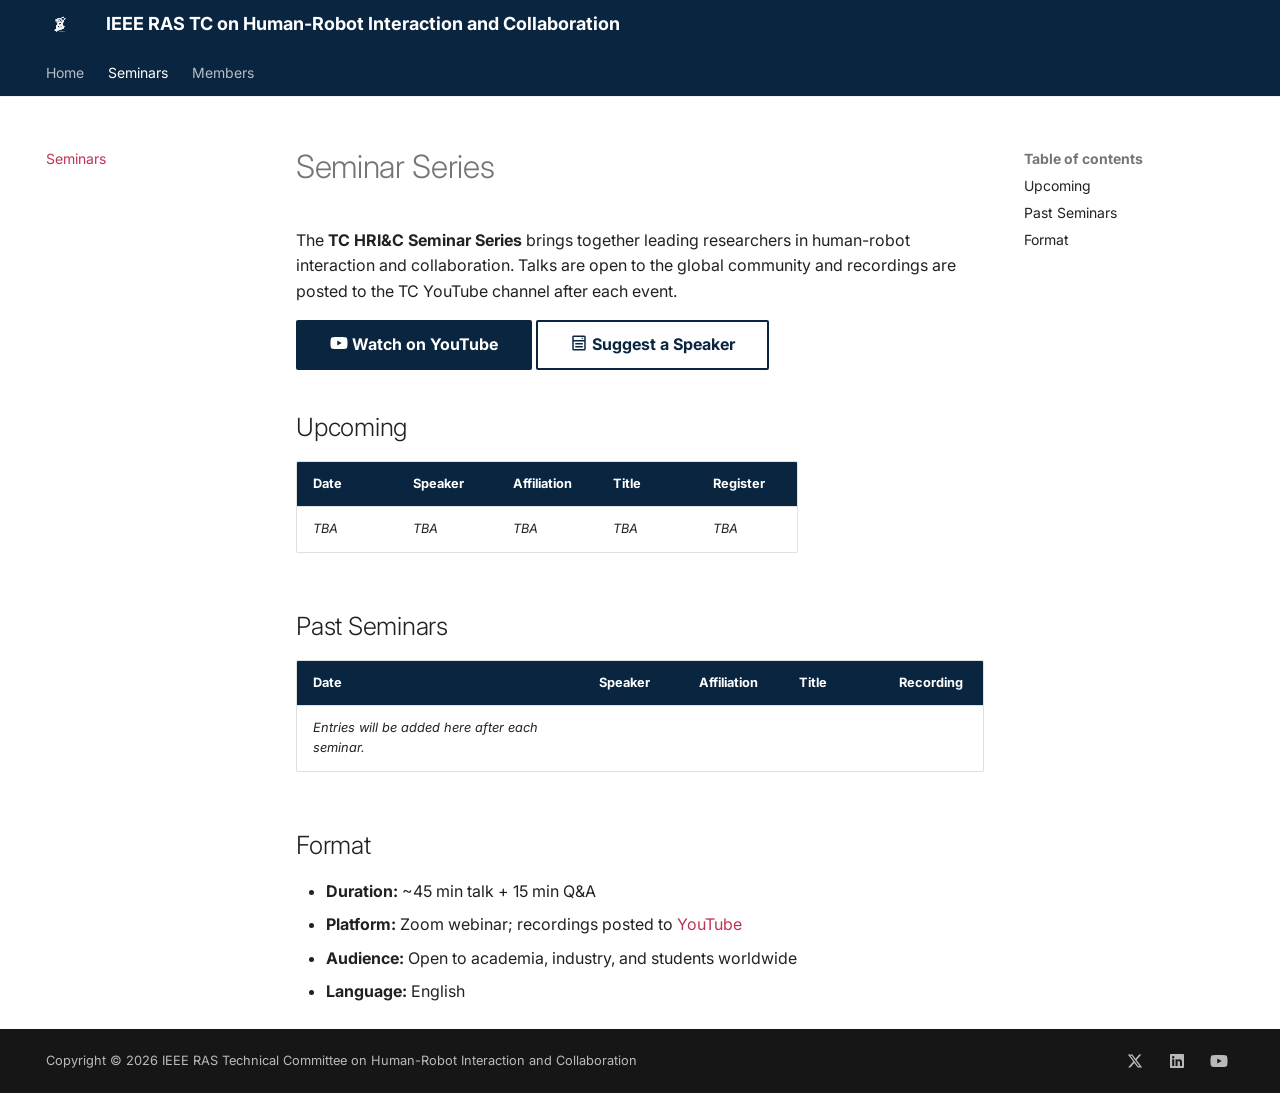
<file: seminars/index.html>
<!doctype html>
<html lang="en" class="no-js">
  <head>
    
      <meta charset="utf-8">
      <meta name="viewport" content="width=device-width,initial-scale=1">
      
        <meta name="description" content="Official site of the IEEE RAS Technical Committee on Human-Robot Interaction and Collaboration (TC HRI&C).">
      
      
      
        <link rel="canonical" href="https://ieeeras-tc-hric.github.io/seminars/">
      
      
        <link rel="prev" href="..">
      
      
        <link rel="next" href="../members/">
      
      
        
      
      
      <link rel="icon" href="../assets/favicon.png">
      <meta name="generator" content="mkdocs-1.6.1, mkdocs-material-9.7.6">
    
    
      
        <title>Seminars - IEEE RAS TC on Human-Robot Interaction and Collaboration</title>
      
    
    
      <link rel="stylesheet" href="../assets/stylesheets/main.484c7ddc.min.css">
      
        
        <link rel="stylesheet" href="../assets/stylesheets/palette.ab4e12ef.min.css">
      
      


    
    
      
    
    
      
        
        
        <link rel="preconnect" href="https://fonts.gstatic.com" crossorigin>
        <link rel="stylesheet" href="https://fonts.googleapis.com/css?family=Inter:300,300i,400,400i,700,700i%7CJetBrains+Mono:400,400i,700,700i&display=fallback">
        <style>:root{--md-text-font:"Inter";--md-code-font:"JetBrains Mono"}</style>
      
    
    
      <link rel="stylesheet" href="../stylesheets/extra.css">
    
    <script>__md_scope=new URL("..",location),__md_hash=e=>[...e].reduce(((e,_)=>(e<<5)-e+_.charCodeAt(0)),0),__md_get=(e,_=localStorage,t=__md_scope)=>JSON.parse(_.getItem(t.pathname+"."+e)),__md_set=(e,_,t=localStorage,a=__md_scope)=>{try{t.setItem(a.pathname+"."+e,JSON.stringify(_))}catch(e){}}</script>
    
      

    
    
  </head>
  
  
    
    
    
    
    
    <body dir="ltr" data-md-color-scheme="default" data-md-color-primary="indigo" data-md-color-accent="blue">
  
    
    <input class="md-toggle" data-md-toggle="drawer" type="checkbox" id="__drawer" autocomplete="off">
    <input class="md-toggle" data-md-toggle="search" type="checkbox" id="__search" autocomplete="off">
    <label class="md-overlay" for="__drawer"></label>
    <div data-md-component="skip">
      
        
        <a href="#seminar-series" class="md-skip">
          Skip to content
        </a>
      
    </div>
    <div data-md-component="announce">
      
    </div>
    
    
      

  

<header class="md-header md-header--shadow md-header--lifted" data-md-component="header">
  <nav class="md-header__inner md-grid" aria-label="Header">
    <a href=".." title="IEEE RAS TC on Human-Robot Interaction and Collaboration" class="md-header__button md-logo" aria-label="IEEE RAS TC on Human-Robot Interaction and Collaboration" data-md-component="logo">
      
  <img src="../assets/logo.svg" alt="logo">

    </a>
    <label class="md-header__button md-icon" for="__drawer">
      
      <svg xmlns="http://www.w3.org/2000/svg" viewBox="0 0 24 24"><path d="M3 6h18v2H3zm0 5h18v2H3zm0 5h18v2H3z"/></svg>
    </label>
    <div class="md-header__title" data-md-component="header-title">
      <div class="md-header__ellipsis">
        <div class="md-header__topic">
          <span class="md-ellipsis">
            IEEE RAS TC on Human-Robot Interaction and Collaboration
          </span>
        </div>
        <div class="md-header__topic" data-md-component="header-topic">
          <span class="md-ellipsis">
            
              Seminars
            
          </span>
        </div>
      </div>
    </div>
    
      
    
    
    
    
    
  </nav>
  
    
      
<nav class="md-tabs" aria-label="Tabs" data-md-component="tabs">
  <div class="md-grid">
    <ul class="md-tabs__list">
      
        
  
  
  
  
    <li class="md-tabs__item">
      <a href=".." class="md-tabs__link">
        
  
  
    
  
  Home

      </a>
    </li>
  

      
        
  
  
  
    
  
  
    <li class="md-tabs__item md-tabs__item--active">
      <a href="./" class="md-tabs__link">
        
  
  
    
  
  Seminars

      </a>
    </li>
  

      
        
  
  
  
  
    <li class="md-tabs__item">
      <a href="../members/" class="md-tabs__link">
        
  
  
    
  
  Members

      </a>
    </li>
  

      
    </ul>
  </div>
</nav>
    
  
</header>
    
    <div class="md-container" data-md-component="container">
      
      
        
      
      <main class="md-main" data-md-component="main">
        <div class="md-main__inner md-grid">
          
            
              
              <div class="md-sidebar md-sidebar--primary" data-md-component="sidebar" data-md-type="navigation" >
                <div class="md-sidebar__scrollwrap">
                  <div class="md-sidebar__inner">
                    


  


<nav class="md-nav md-nav--primary md-nav--lifted" aria-label="Navigation" data-md-level="0">
  <label class="md-nav__title" for="__drawer">
    <a href=".." title="IEEE RAS TC on Human-Robot Interaction and Collaboration" class="md-nav__button md-logo" aria-label="IEEE RAS TC on Human-Robot Interaction and Collaboration" data-md-component="logo">
      
  <img src="../assets/logo.svg" alt="logo">

    </a>
    IEEE RAS TC on Human-Robot Interaction and Collaboration
  </label>
  
  <ul class="md-nav__list" data-md-scrollfix>
    
      
      
  
  
  
  
    <li class="md-nav__item">
      <a href=".." class="md-nav__link">
        
  
  
  <span class="md-ellipsis">
    
  
    Home
  

    
  </span>
  
  

      </a>
    </li>
  

    
      
      
  
  
    
  
  
  
    <li class="md-nav__item md-nav__item--active">
      
      <input class="md-nav__toggle md-toggle" type="checkbox" id="__toc">
      
      
        
      
      
        <label class="md-nav__link md-nav__link--active" for="__toc">
          
  
  
  <span class="md-ellipsis">
    
  
    Seminars
  

    
  </span>
  
  

          <span class="md-nav__icon md-icon"></span>
        </label>
      
      <a href="./" class="md-nav__link md-nav__link--active">
        
  
  
  <span class="md-ellipsis">
    
  
    Seminars
  

    
  </span>
  
  

      </a>
      
        

<nav class="md-nav md-nav--secondary" aria-label="Table of contents">
  
  
  
    
  
  
    <label class="md-nav__title" for="__toc">
      <span class="md-nav__icon md-icon"></span>
      Table of contents
    </label>
    <ul class="md-nav__list" data-md-component="toc" data-md-scrollfix>
      
        <li class="md-nav__item">
  <a href="#upcoming" class="md-nav__link">
    <span class="md-ellipsis">
      
        Upcoming
      
    </span>
  </a>
  
</li>
      
        <li class="md-nav__item">
  <a href="#past-seminars" class="md-nav__link">
    <span class="md-ellipsis">
      
        Past Seminars
      
    </span>
  </a>
  
</li>
      
        <li class="md-nav__item">
  <a href="#format" class="md-nav__link">
    <span class="md-ellipsis">
      
        Format
      
    </span>
  </a>
  
</li>
      
    </ul>
  
</nav>
      
    </li>
  

    
      
      
  
  
  
  
    <li class="md-nav__item">
      <a href="../members/" class="md-nav__link">
        
  
  
  <span class="md-ellipsis">
    
  
    Members
  

    
  </span>
  
  

      </a>
    </li>
  

    
  </ul>
</nav>
                  </div>
                </div>
              </div>
            
            
              
              <div class="md-sidebar md-sidebar--secondary" data-md-component="sidebar" data-md-type="toc" >
                <div class="md-sidebar__scrollwrap">
                  <div class="md-sidebar__inner">
                    

<nav class="md-nav md-nav--secondary" aria-label="Table of contents">
  
  
  
    
  
  
    <label class="md-nav__title" for="__toc">
      <span class="md-nav__icon md-icon"></span>
      Table of contents
    </label>
    <ul class="md-nav__list" data-md-component="toc" data-md-scrollfix>
      
        <li class="md-nav__item">
  <a href="#upcoming" class="md-nav__link">
    <span class="md-ellipsis">
      
        Upcoming
      
    </span>
  </a>
  
</li>
      
        <li class="md-nav__item">
  <a href="#past-seminars" class="md-nav__link">
    <span class="md-ellipsis">
      
        Past Seminars
      
    </span>
  </a>
  
</li>
      
        <li class="md-nav__item">
  <a href="#format" class="md-nav__link">
    <span class="md-ellipsis">
      
        Format
      
    </span>
  </a>
  
</li>
      
    </ul>
  
</nav>
                  </div>
                </div>
              </div>
            
          
          
            <div class="md-content" data-md-component="content">
              
              <article class="md-content__inner md-typeset">
                
                  



<h1 id="seminar-series">Seminar Series<a class="headerlink" href="#seminar-series" title="Permanent link">&para;</a></h1>
<p>The <strong>TC HRI&amp;C Seminar Series</strong> brings together leading researchers in human-robot interaction and collaboration. Talks are open to the global community and recordings are posted to the TC YouTube channel after each event.</p>
<p><a class="md-button md-button--primary" href="https://www.youtube.com/@IEEERASTCHRIC"><span class="twemoji"><svg xmlns="http://www.w3.org/2000/svg" viewBox="0 0 576 512"><!--! Font Awesome Free 7.1.0 by @fontawesome - https://fontawesome.com License - https://fontawesome.com/license/free (Icons: CC BY 4.0, Fonts: SIL OFL 1.1, Code: MIT License) Copyright 2025 Fonticons, Inc.--><path d="M549.7 124.1c-6.2-23.7-24.8-42.3-48.3-48.6C458.9 64 288.1 64 288.1 64S117.3 64 74.7 75.5c-23.5 6.3-42 24.9-48.3 48.6C15 167 15 256.4 15 256.4s0 89.4 11.4 132.3c6.3 23.6 24.8 41.5 48.3 47.8C117.3 448 288.1 448 288.1 448s170.8 0 213.4-11.5c23.5-6.3 42-24.2 48.3-47.8 11.4-42.9 11.4-132.3 11.4-132.3s0-89.4-11.4-132.3zM232.2 337.6V175.2l142.7 81.2z"/></svg></span> Watch on YouTube</a>
<a class="md-button" href="https://docs.google.com/forms/d/e/1FAIpQLScOi3BkfECZsFhVknD3Lo0fG_jM8dLeUr6GR86jHwMBcj7QRw/viewform"><span class="twemoji"><svg xmlns="http://www.w3.org/2000/svg" viewBox="0 0 24 24"><path d="M15 5h3l-1.5 2zM5 2h14a2 2 0 0 1 2 2v16c0 1.11-.89 2-2 2H5a2 2 0 0 1-2-2V4c0-1.1.9-2 2-2m0 2v4h14V4zm0 16h14V10H5zm2-8h10v2H7zm0 4h10v2H7z"/></svg></span> Suggest a Speaker</a></p>
<h2 id="upcoming">Upcoming<a class="headerlink" href="#upcoming" title="Permanent link">&para;</a></h2>
<table>
<thead>
<tr>
<th>Date</th>
<th>Speaker</th>
<th>Affiliation</th>
<th>Title</th>
<th>Register</th>
</tr>
</thead>
<tbody>
<tr>
<td><em>TBA</em></td>
<td><em>TBA</em></td>
<td><em>TBA</em></td>
<td><em>TBA</em></td>
<td><em>TBA</em></td>
</tr>
</tbody>
</table>
<h2 id="past-seminars">Past Seminars<a class="headerlink" href="#past-seminars" title="Permanent link">&para;</a></h2>
<table>
<thead>
<tr>
<th>Date</th>
<th>Speaker</th>
<th>Affiliation</th>
<th>Title</th>
<th>Recording</th>
</tr>
</thead>
<tbody>
<tr>
<td><em>Entries will be added here after each seminar.</em></td>
<td></td>
<td></td>
<td></td>
<td></td>
</tr>
</tbody>
</table>
<h2 id="format">Format<a class="headerlink" href="#format" title="Permanent link">&para;</a></h2>
<ul>
<li><strong>Duration:</strong> ~45 min talk + 15 min Q&amp;A</li>
<li><strong>Platform:</strong> Zoom webinar; recordings posted to <a href="https://www.youtube.com/@IEEERASTCHRIC">YouTube</a></li>
<li><strong>Audience:</strong> Open to academia, industry, and students worldwide</li>
<li><strong>Language:</strong> English</li>
</ul>












                
              </article>
            </div>
          
          
<script>var target=document.getElementById(location.hash.slice(1));target&&target.name&&(target.checked=target.name.startsWith("__tabbed_"))</script>
        </div>
        
          <button type="button" class="md-top md-icon" data-md-component="top" hidden>
  
  <svg xmlns="http://www.w3.org/2000/svg" viewBox="0 0 24 24"><path d="M13 20h-2V8l-5.5 5.5-1.42-1.42L12 4.16l7.92 7.92-1.42 1.42L13 8z"/></svg>
  Back to top
</button>
        
      </main>
      
        <footer class="md-footer">
  
  <div class="md-footer-meta md-typeset">
    <div class="md-footer-meta__inner md-grid">
      <div class="md-copyright">
  
    <div class="md-copyright__highlight">
      Copyright &copy; 2026 IEEE RAS Technical Committee on Human-Robot Interaction and Collaboration
    </div>
  
  
</div>
      
        
<div class="md-social">
  
    
    
    
    
    <a href="https://x.com/IeeeS40766" target="_blank" rel="noopener" title="TC HRI&amp;C on X" class="md-social__link">
      <svg xmlns="http://www.w3.org/2000/svg" viewBox="0 0 448 512"><!--! Font Awesome Free 7.1.0 by @fontawesome - https://fontawesome.com License - https://fontawesome.com/license/free (Icons: CC BY 4.0, Fonts: SIL OFL 1.1, Code: MIT License) Copyright 2025 Fonticons, Inc.--><path d="M357.2 48h70.6L273.6 224.2 455 464H313L201.7 318.6 74.5 464H3.8l164.9-188.5L-5.2 48h145.6l100.5 132.9zm-24.8 373.8h39.1L119.1 88h-42z"/></svg>
    </a>
  
    
    
    
    
    <a href="https://www.linkedin.com/in/ieee-ras-tc-hric-14a3b040a/" target="_blank" rel="noopener" title="TC HRI&amp;C on LinkedIn" class="md-social__link">
      <svg xmlns="http://www.w3.org/2000/svg" viewBox="0 0 448 512"><!--! Font Awesome Free 7.1.0 by @fontawesome - https://fontawesome.com License - https://fontawesome.com/license/free (Icons: CC BY 4.0, Fonts: SIL OFL 1.1, Code: MIT License) Copyright 2025 Fonticons, Inc.--><path d="M416 32H31.9C14.3 32 0 46.5 0 64.3v383.4C0 465.5 14.3 480 31.9 480H416c17.6 0 32-14.5 32-32.3V64.3c0-17.8-14.4-32.3-32-32.3M135.4 416H69V202.2h66.5V416zM102.2 96a38.5 38.5 0 1 1 0 77 38.5 38.5 0 1 1 0-77m282.1 320h-66.4V312c0-24.8-.5-56.7-34.5-56.7-34.6 0-39.9 27-39.9 54.9V416h-66.4V202.2h63.7v29.2h.9c8.9-16.8 30.6-34.5 62.9-34.5 67.2 0 79.7 44.3 79.7 101.9z"/></svg>
    </a>
  
    
    
    
    
    <a href="https://www.youtube.com/@IEEERASTCHRIC" target="_blank" rel="noopener" title="TC HRI&amp;C on YouTube" class="md-social__link">
      <svg xmlns="http://www.w3.org/2000/svg" viewBox="0 0 576 512"><!--! Font Awesome Free 7.1.0 by @fontawesome - https://fontawesome.com License - https://fontawesome.com/license/free (Icons: CC BY 4.0, Fonts: SIL OFL 1.1, Code: MIT License) Copyright 2025 Fonticons, Inc.--><path d="M549.7 124.1c-6.2-23.7-24.8-42.3-48.3-48.6C458.9 64 288.1 64 288.1 64S117.3 64 74.7 75.5c-23.5 6.3-42 24.9-48.3 48.6C15 167 15 256.4 15 256.4s0 89.4 11.4 132.3c6.3 23.6 24.8 41.5 48.3 47.8C117.3 448 288.1 448 288.1 448s170.8 0 213.4-11.5c23.5-6.3 42-24.2 48.3-47.8 11.4-42.9 11.4-132.3 11.4-132.3s0-89.4-11.4-132.3zM232.2 337.6V175.2l142.7 81.2z"/></svg>
    </a>
  
</div>
      
    </div>
  </div>
</footer>
      
    </div>
    <div class="md-dialog" data-md-component="dialog">
      <div class="md-dialog__inner md-typeset"></div>
    </div>
    
    
    
      
      
      <script id="__config" type="application/json">{"annotate": null, "base": "..", "features": ["navigation.tabs", "navigation.tabs.sticky", "navigation.top", "navigation.instant", "navigation.tracking", "navigation.sections", "content.code.copy", "toc.follow"], "search": "../assets/javascripts/workers/search.2c215733.min.js", "tags": null, "translations": {"clipboard.copied": "Copied to clipboard", "clipboard.copy": "Copy to clipboard", "search.result.more.one": "1 more on this page", "search.result.more.other": "# more on this page", "search.result.none": "No matching documents", "search.result.one": "1 matching document", "search.result.other": "# matching documents", "search.result.placeholder": "Type to start searching", "search.result.term.missing": "Missing", "select.version": "Select version"}, "version": null}</script>
    
    
      <script src="../assets/javascripts/bundle.79ae519e.min.js"></script>
      
    
  </body>
</html>
</file>
<file: stylesheets/extra.css>
/* TC HRI&C — small theme refinements on top of Material for MkDocs */

:root,
[data-md-color-scheme="default"],
[data-md-color-primary="indigo"] {
  --md-primary-fg-color:        #0a2540;
  --md-primary-fg-color--light: #143a5e;
  --md-primary-fg-color--dark:  #051528;
  --md-primary-bg-color:        #ffffff;
  --md-primary-bg-color--light: rgba(255, 255, 255, 0.7);
}

:root,
[data-md-color-scheme="default"],
[data-md-color-accent="blue"] {
  --md-accent-fg-color:         #BE3455;
  --md-accent-fg-color--transparent: rgba(190, 52, 85, 0.1);
  --md-typeset-a-color:         #BE3455;
}

/* Underline links on hover for clarity */
.md-typeset a:hover {
  text-decoration: underline;
}

/* Homepage compact intro — logo left, title/subtitle right */
.hric-intro {
  display: flex;
  align-items: center;
  gap: 1.5rem;
  padding: 1rem 0 1.5rem;
  margin-bottom: 1.5rem;
  border-bottom: 1px solid var(--md-default-fg-color--lightest);
}

.hric-intro-text {
  flex: 1;
  min-width: 0;
}

.md-typeset .hric-intro h1 {
  font-weight: 700;
  font-size: 1.5rem;
  line-height: 1.25;
  margin: 0 0 0.4rem;
}

.md-typeset .hric-intro p,
.md-typeset .hric-intro em {
  color: var(--md-default-fg-color--light);
  font-size: 1rem;
  margin: 0;
}

.md-typeset .hric-intro-logo,
.md-typeset img.hric-intro-logo {
  flex-shrink: 0;
  width: 140px;
  max-width: 140px;
  height: auto;
  margin: 0;
}

@media (max-width: 600px) {
  .hric-intro {
    flex-direction: column;
    text-align: center;
    gap: 0.75rem;
  }
  .md-typeset .hric-intro-logo,
  .md-typeset img.hric-intro-logo {
    width: 110px;
  }
}

/* Homepage social row */
.md-typeset .hric-social-row {
  display: flex;
  flex-wrap: wrap;
  gap: 0.75rem;
  margin: 1rem 0 1.5rem;
}

.md-typeset .hric-social-link {
  display: inline-flex;
  align-items: center;
  gap: 0.5rem;
  padding: 0.55rem 1rem;
  border: 1px solid var(--md-default-fg-color--lightest);
  border-radius: 0.4rem;
  text-decoration: none !important;
  color: var(--md-default-fg-color) !important;
  background: var(--md-default-bg-color);
  transition: border-color 120ms ease, transform 120ms ease, box-shadow 120ms ease;
}

.md-typeset .hric-social-link:hover {
  border-color: var(--md-accent-fg-color);
  box-shadow: 0 4px 12px rgba(0, 0, 0, 0.05);
  transform: translateY(-1px);
}

.md-typeset .hric-social-icon {
  font-size: 1.25rem;
  color: var(--md-primary-fg-color);
}

/* Slightly tighter card grids on member/social pages */
.md-typeset .grid.cards > ul > li {
  border-radius: 0.5rem;
  transition: border-color 120ms ease, box-shadow 120ms ease, transform 120ms ease;
}

.md-typeset .grid.cards > ul > li:hover {
  border-color: var(--md-accent-fg-color);
  box-shadow: 0 4px 14px rgba(0, 0, 0, 0.06);
  transform: translateY(-1px);
}

/* Header tweaks */
.md-header {
  box-shadow: 0 1px 0 rgba(0, 0, 0, 0.05);
}

/* Make the dark logo visible on the dark-navy header by inverting to white */
.md-header__button.md-logo img,
.md-header__button.md-logo svg {
  filter: brightness(0) invert(1);
  opacity: 0.95;
}

/* Footer social icons spacing */
.md-social__link {
  margin: 0 0.15rem;
}

/* Make tables a bit more readable */
.md-typeset table:not([class]) th {
  background-color: var(--md-primary-fg-color);
  color: #fff;
}

/* Members page — circular bio avatars on cards */
.md-typeset .hric-people > ul > li {
  text-align: center;
}

.md-typeset .hric-bio-avatar {
  width: 120px;
  height: 120px;
  object-fit: cover;
  border-radius: 50%;
  display: block;
  margin: 0.25rem auto 0.75rem;
  border: 3px solid var(--md-default-fg-color--lightest);
  background: var(--md-default-bg-color);
}

.md-typeset .hric-bio-avatar-placeholder {
  font-size: 5rem;
  display: block;
  margin: 0.25rem auto 0.5rem;
  color: var(--md-default-fg-color--lighter);
  line-height: 1;
}

.md-typeset .hric-people strong {
  font-size: 1.05rem;
}
</file>
<file: assets/stylesheets/main.484c7ddc.min.css>
@charset "UTF-8";html{-webkit-text-size-adjust:none;-moz-text-size-adjust:none;text-size-adjust:none;box-sizing:border-box}*,:after,:before{box-sizing:inherit}@media (prefers-reduced-motion){*,:after,:before{transition:none!important}}body{margin:0}a,button,input,label{-webkit-tap-highlight-color:transparent}a{color:inherit;text-decoration:none}hr{border:0;box-sizing:initial;display:block;height:.05rem;overflow:visible;padding:0}small{font-size:80%}sub,sup{line-height:1em}img{border-style:none}table{border-collapse:initial;border-spacing:0}td,th{font-weight:400;vertical-align:top}button{background:#0000;border:0;font-family:inherit;font-size:inherit;margin:0;padding:0}input{border:0;outline:none}:root{--md-primary-fg-color:#4051b5;--md-primary-fg-color--light:#5d6cc0;--md-primary-fg-color--dark:#303fa1;--md-primary-bg-color:#fff;--md-primary-bg-color--light:#ffffffb3;--md-accent-fg-color:#526cfe;--md-accent-fg-color--transparent:#526cfe1a;--md-accent-bg-color:#fff;--md-accent-bg-color--light:#ffffffb3}[data-md-color-scheme=default]{color-scheme:light}[data-md-color-scheme=default] img[src$="#gh-dark-mode-only"],[data-md-color-scheme=default] img[src$="#only-dark"]{display:none}:root,[data-md-color-scheme=default]{--md-hue:225deg;--md-default-fg-color:#000000de;--md-default-fg-color--light:#0000008a;--md-default-fg-color--lighter:#00000052;--md-default-fg-color--lightest:#00000012;--md-default-bg-color:#fff;--md-default-bg-color--light:#ffffffb3;--md-default-bg-color--lighter:#ffffff4d;--md-default-bg-color--lightest:#ffffff1f;--md-code-fg-color:#36464e;--md-code-bg-color:#f5f5f5;--md-code-bg-color--light:#f5f5f5b3;--md-code-bg-color--lighter:#f5f5f54d;--md-code-hl-color:#4287ff;--md-code-hl-color--light:#4287ff1a;--md-code-hl-number-color:#d52a2a;--md-code-hl-special-color:#db1457;--md-code-hl-function-color:#a846b9;--md-code-hl-constant-color:#6e59d9;--md-code-hl-keyword-color:#3f6ec6;--md-code-hl-string-color:#1c7d4d;--md-code-hl-name-color:var(--md-code-fg-color);--md-code-hl-operator-color:var(--md-default-fg-color--light);--md-code-hl-punctuation-color:var(--md-default-fg-color--light);--md-code-hl-comment-color:var(--md-default-fg-color--light);--md-code-hl-generic-color:var(--md-default-fg-color--light);--md-code-hl-variable-color:var(--md-default-fg-color--light);--md-typeset-color:var(--md-default-fg-color);--md-typeset-a-color:var(--md-primary-fg-color);--md-typeset-del-color:#f5503d26;--md-typeset-ins-color:#0bd57026;--md-typeset-kbd-color:#fafafa;--md-typeset-kbd-accent-color:#fff;--md-typeset-kbd-border-color:#b8b8b8;--md-typeset-mark-color:#ffff0080;--md-typeset-table-color:#0000001f;--md-typeset-table-color--light:rgba(0,0,0,.035);--md-admonition-fg-color:var(--md-default-fg-color);--md-admonition-bg-color:var(--md-default-bg-color);--md-warning-fg-color:#000000de;--md-warning-bg-color:#ff9;--md-footer-fg-color:#fff;--md-footer-fg-color--light:#ffffffb3;--md-footer-fg-color--lighter:#ffffff73;--md-footer-bg-color:#000000de;--md-footer-bg-color--dark:#00000052;--md-shadow-z1:0 0.2rem 0.5rem #0000000d,0 0 0.05rem #0000001a;--md-shadow-z2:0 0.2rem 0.5rem #0000001a,0 0 0.05rem #00000040;--md-shadow-z3:0 0.2rem 0.5rem #0003,0 0 0.05rem #00000059}.md-icon svg{fill:currentcolor;display:block;height:1.2rem;width:1.2rem}body{-webkit-font-smoothing:antialiased;-moz-osx-font-smoothing:grayscale;--md-text-font-family:var(--md-text-font,_),-apple-system,BlinkMacSystemFont,Helvetica,Arial,sans-serif;--md-code-font-family:var(--md-code-font,_),SFMono-Regular,Consolas,Menlo,monospace}aside,body,input{font-feature-settings:"kern","liga";color:var(--md-typeset-color);font-family:var(--md-text-font-family)}code,kbd,pre{font-feature-settings:"kern";font-family:var(--md-code-font-family)}:root{--md-typeset-table-sort-icon:url('data:image/svg+xml;charset=utf-8,<svg xmlns="http://www.w3.org/2000/svg" viewBox="0 0 24 24"><path d="m18 21-4-4h3V7h-3l4-4 4 4h-3v10h3M2 19v-2h10v2M2 13v-2h7v2M2 7V5h4v2z"/></svg>');--md-typeset-table-sort-icon--asc:url('data:image/svg+xml;charset=utf-8,<svg xmlns="http://www.w3.org/2000/svg" viewBox="0 0 24 24"><path d="M19 17h3l-4 4-4-4h3V3h2M2 17h10v2H2M6 5v2H2V5m0 6h7v2H2z"/></svg>');--md-typeset-table-sort-icon--desc:url('data:image/svg+xml;charset=utf-8,<svg xmlns="http://www.w3.org/2000/svg" viewBox="0 0 24 24"><path d="M19 7h3l-4-4-4 4h3v14h2M2 17h10v2H2M6 5v2H2V5m0 6h7v2H2z"/></svg>')}.md-typeset{-webkit-print-color-adjust:exact;color-adjust:exact;font-size:.8rem;line-height:1.6;overflow-wrap:break-word}@media print{.md-typeset{font-size:.68rem}}.md-typeset blockquote,.md-typeset dl,.md-typeset figure,.md-typeset ol,.md-typeset pre,.md-typeset ul{margin-bottom:1em;margin-top:1em}.md-typeset h1{color:var(--md-default-fg-color--light);font-size:2em;line-height:1.3;margin:0 0 1.25em}.md-typeset h1,.md-typeset h2{font-weight:300;letter-spacing:-.01em}.md-typeset h2{font-size:1.5625em;line-height:1.4;margin:1.6em 0 .64em}.md-typeset h3{font-size:1.25em;font-weight:400;letter-spacing:-.01em;line-height:1.5;margin:1.6em 0 .8em}.md-typeset h2+h3{margin-top:.8em}.md-typeset h4{font-weight:700;letter-spacing:-.01em;margin:1em 0}.md-typeset h5,.md-typeset h6{color:var(--md-default-fg-color--light);font-size:.8em;font-weight:700;letter-spacing:-.01em;margin:1.25em 0}.md-typeset h5{text-transform:uppercase}.md-typeset h5 code{text-transform:none}.md-typeset hr{border-bottom:.05rem solid var(--md-default-fg-color--lightest);display:flow-root;margin:1.5em 0}.md-typeset a{color:var(--md-typeset-a-color);word-break:break-word}.md-typeset a,.md-typeset a:before{transition:color 125ms}.md-typeset a:focus,.md-typeset a:hover{color:var(--md-accent-fg-color)}.md-typeset a:focus code,.md-typeset a:hover code{background-color:var(--md-accent-fg-color--transparent);color:var(--md-accent-fg-color)}.md-typeset a code{color:var(--md-typeset-a-color)}.md-typeset a.focus-visible{outline-color:var(--md-accent-fg-color);outline-offset:.2rem}.md-typeset code,.md-typeset kbd,.md-typeset pre{color:var(--md-code-fg-color);direction:ltr;font-variant-ligatures:none;transition:background-color 125ms}@media print{.md-typeset code,.md-typeset kbd,.md-typeset pre{white-space:pre-wrap}}.md-typeset code{background-color:var(--md-code-bg-color);border-radius:.1rem;-webkit-box-decoration-break:clone;box-decoration-break:clone;font-size:.85em;padding:0 .2941176471em;transition:color 125ms,background-color 125ms;word-break:break-word}.md-typeset code:not(.focus-visible){-webkit-tap-highlight-color:transparent;outline:none}.md-typeset pre{display:flow-root;line-height:1.4;position:relative}.md-typeset pre>code{-webkit-box-decoration-break:slice;box-decoration-break:slice;box-shadow:none;display:block;margin:0;outline-color:var(--md-accent-fg-color);overflow:auto;padding:.7720588235em 1.1764705882em;scrollbar-color:var(--md-default-fg-color--lighter) #0000;scrollbar-width:thin;touch-action:auto;word-break:normal}.md-typeset pre>code:hover{scrollbar-color:var(--md-accent-fg-color) #0000}.md-typeset pre>code::-webkit-scrollbar{height:.2rem;width:.2rem}.md-typeset pre>code::-webkit-scrollbar-thumb{background-color:var(--md-default-fg-color--lighter)}.md-typeset pre>code::-webkit-scrollbar-thumb:hover{background-color:var(--md-accent-fg-color)}.md-typeset kbd{background-color:var(--md-typeset-kbd-color);border-radius:.1rem;box-shadow:0 .1rem 0 .05rem var(--md-typeset-kbd-border-color),0 .1rem 0 var(--md-typeset-kbd-border-color),0 -.1rem .2rem var(--md-typeset-kbd-accent-color) inset;color:var(--md-default-fg-color);display:inline-block;font-size:.75em;padding:0 .6666666667em;vertical-align:text-top;word-break:break-word}.md-typeset mark{background-color:var(--md-typeset-mark-color);-webkit-box-decoration-break:clone;box-decoration-break:clone;color:inherit;word-break:break-word}.md-typeset abbr{cursor:help;text-decoration:none}.md-typeset [data-preview],.md-typeset abbr{border-bottom:.05rem dotted var(--md-default-fg-color--light)}.md-typeset small{opacity:.75}[dir=ltr] .md-typeset sub,[dir=ltr] .md-typeset sup{margin-left:.078125em}[dir=rtl] .md-typeset sub,[dir=rtl] .md-typeset sup{margin-right:.078125em}[dir=ltr] .md-typeset blockquote{padding-left:.6rem}[dir=rtl] .md-typeset blockquote{padding-right:.6rem}[dir=ltr] .md-typeset blockquote{border-left:.2rem solid var(--md-default-fg-color--lighter)}[dir=rtl] .md-typeset blockquote{border-right:.2rem solid var(--md-default-fg-color--lighter)}.md-typeset blockquote{color:var(--md-default-fg-color--light);margin-left:0;margin-right:0}.md-typeset ul{list-style-type:disc}.md-typeset ul[type]{list-style-type:revert-layer}[dir=ltr] .md-typeset ol,[dir=ltr] .md-typeset ul{margin-left:.625em}[dir=rtl] .md-typeset ol,[dir=rtl] .md-typeset ul{margin-right:.625em}.md-typeset ol,.md-typeset ul{padding:0}.md-typeset ol:not([hidden]),.md-typeset ul:not([hidden]){display:flow-root}.md-typeset ol ol,.md-typeset ul ol{list-style-type:lower-alpha}.md-typeset ol ol ol,.md-typeset ul ol ol{list-style-type:lower-roman}.md-typeset ol ol ol ol,.md-typeset ul ol ol ol{list-style-type:upper-alpha}.md-typeset ol ol ol ol ol,.md-typeset ul ol ol ol ol{list-style-type:upper-roman}.md-typeset ol[type],.md-typeset ul[type]{list-style-type:revert-layer}[dir=ltr] .md-typeset ol li,[dir=ltr] .md-typeset ul li{margin-left:1.25em}[dir=rtl] .md-typeset ol li,[dir=rtl] .md-typeset ul li{margin-right:1.25em}.md-typeset ol li,.md-typeset ul li{margin-bottom:.5em}.md-typeset ol li blockquote,.md-typeset ol li p,.md-typeset ul li blockquote,.md-typeset ul li p{margin:.5em 0}.md-typeset ol li:last-child,.md-typeset ul li:last-child{margin-bottom:0}[dir=ltr] .md-typeset ol li ol,[dir=ltr] .md-typeset ol li ul,[dir=ltr] .md-typeset ul li ol,[dir=ltr] .md-typeset ul li ul{margin-left:.625em}[dir=rtl] .md-typeset ol li ol,[dir=rtl] .md-typeset ol li ul,[dir=rtl] .md-typeset ul li ol,[dir=rtl] .md-typeset ul li ul{margin-right:.625em}.md-typeset ol li ol,.md-typeset ol li ul,.md-typeset ul li ol,.md-typeset ul li ul{margin-bottom:.5em;margin-top:.5em}[dir=ltr] .md-typeset dd{margin-left:1.875em}[dir=rtl] .md-typeset dd{margin-right:1.875em}.md-typeset dd{margin-bottom:1.5em;margin-top:1em}.md-typeset img,.md-typeset svg,.md-typeset video{height:auto;max-width:100%}.md-typeset img[align=left]{margin:1em 1em 1em 0}.md-typeset img[align=right]{margin:1em 0 1em 1em}.md-typeset img[align]:only-child{margin-top:0}.md-typeset figure{display:flow-root;margin:1em auto;max-width:100%;text-align:center;width:fit-content}.md-typeset figure img{display:block;margin:0 auto}.md-typeset figcaption{font-style:italic;margin:1em auto;max-width:24rem}.md-typeset iframe{max-width:100%}.md-typeset table:not([class]){background-color:var(--md-default-bg-color);border:.05rem solid var(--md-typeset-table-color);border-radius:.1rem;display:inline-block;font-size:.64rem;max-width:100%;overflow:auto;touch-action:auto}@media print{.md-typeset table:not([class]){display:table}}.md-typeset table:not([class])+*{margin-top:1.5em}.md-typeset table:not([class]) td>:first-child,.md-typeset table:not([class]) th>:first-child{margin-top:0}.md-typeset table:not([class]) td>:last-child,.md-typeset table:not([class]) th>:last-child{margin-bottom:0}.md-typeset table:not([class]) td:not([align]),.md-typeset table:not([class]) th:not([align]){text-align:left}[dir=rtl] .md-typeset table:not([class]) td:not([align]),[dir=rtl] .md-typeset table:not([class]) th:not([align]){text-align:right}.md-typeset table:not([class]) th{font-weight:700;min-width:5rem;padding:.9375em 1.25em;vertical-align:top}.md-typeset table:not([class]) td{border-top:.05rem solid var(--md-typeset-table-color);padding:.9375em 1.25em;vertical-align:top}.md-typeset table:not([class]) tbody tr{transition:background-color 125ms}.md-typeset table:not([class]) tbody tr:hover{background-color:var(--md-typeset-table-color--light);box-shadow:0 .05rem 0 var(--md-default-bg-color) inset}.md-typeset table:not([class]) a{word-break:normal}.md-typeset table th[role=columnheader]{cursor:pointer}[dir=ltr] .md-typeset table th[role=columnheader]:after{margin-left:.5em}[dir=rtl] .md-typeset table th[role=columnheader]:after{margin-right:.5em}.md-typeset table th[role=columnheader]:after{content:"";display:inline-block;height:1.2em;-webkit-mask-image:var(--md-typeset-table-sort-icon);mask-image:var(--md-typeset-table-sort-icon);-webkit-mask-repeat:no-repeat;mask-repeat:no-repeat;-webkit-mask-size:contain;mask-size:contain;transition:background-color 125ms;vertical-align:text-bottom;width:1.2em}.md-typeset table th[role=columnheader]:hover:after{background-color:var(--md-default-fg-color--lighter)}.md-typeset table th[role=columnheader][aria-sort=ascending]:after{background-color:var(--md-default-fg-color--light);-webkit-mask-image:var(--md-typeset-table-sort-icon--asc);mask-image:var(--md-typeset-table-sort-icon--asc)}.md-typeset table th[role=columnheader][aria-sort=descending]:after{background-color:var(--md-default-fg-color--light);-webkit-mask-image:var(--md-typeset-table-sort-icon--desc);mask-image:var(--md-typeset-table-sort-icon--desc)}.md-typeset__scrollwrap{margin:1em -.8rem;overflow-x:auto;touch-action:auto}.md-typeset__table{display:inline-block;margin-bottom:.5em;padding:0 .8rem}@media print{.md-typeset__table{display:block}}html .md-typeset__table table{display:table;margin:0;overflow:hidden;width:100%}@media screen and (max-width:44.984375em){.md-content__inner>pre{margin:1em -.8rem}.md-content__inner>pre code{border-radius:0}}.md-typeset .md-author{border-radius:100%;display:block;flex-shrink:0;height:1.6rem;overflow:hidden;position:relative;transition:color 125ms,transform 125ms;width:1.6rem}.md-typeset .md-author img{display:block}.md-typeset .md-author--more{background:var(--md-default-fg-color--lightest);color:var(--md-default-fg-color--lighter);font-size:.6rem;font-weight:700;line-height:1.6rem;text-align:center}.md-typeset .md-author--long{height:2.4rem;width:2.4rem}.md-typeset a.md-author{transform:scale(1)}.md-typeset a.md-author img{border-radius:100%;filter:grayscale(100%) opacity(75%);transition:filter 125ms}.md-typeset a.md-author:focus,.md-typeset a.md-author:hover{transform:scale(1.1);z-index:1}.md-typeset a.md-author:focus img,.md-typeset a.md-author:hover img{filter:grayscale(0)}.md-banner{background-color:var(--md-footer-bg-color);color:var(--md-footer-fg-color);overflow:auto}@media print{.md-banner{display:none}}.md-banner--warning{background-color:var(--md-warning-bg-color);color:var(--md-warning-fg-color)}.md-banner__inner{font-size:.7rem;margin:.6rem auto;padding:0 .8rem}[dir=ltr] .md-banner__button{float:right}[dir=rtl] .md-banner__button{float:left}.md-banner__button{color:inherit;cursor:pointer;transition:opacity .25s}.no-js .md-banner__button{display:none}.md-banner__button:hover{opacity:.7}html{font-size:125%;height:100%;overflow-x:hidden}@media screen and (min-width:100em){html{font-size:137.5%}}@media screen and (min-width:125em){html{font-size:150%}}body{background-color:var(--md-default-bg-color);display:flex;flex-direction:column;font-size:.5rem;min-height:100%;position:relative;width:100%}@media print{body{display:block}}@media screen and (max-width:59.984375em){body[data-md-scrolllock]{position:fixed}}.md-grid{margin-left:auto;margin-right:auto;max-width:61rem}.md-container{display:flex;flex-direction:column;flex-grow:1}@media print{.md-container{display:block}}.md-main{flex-grow:1}.md-main__inner{display:flex;height:100%;margin-top:1.5rem}.md-ellipsis{overflow:hidden;text-overflow:ellipsis}.md-toggle{display:none}.md-option{height:0;opacity:0;position:absolute;width:0}.md-option:checked+label:not([hidden]){display:block}.md-option.focus-visible+label{outline-color:var(--md-accent-fg-color);outline-style:auto}.md-skip{background-color:var(--md-default-fg-color);border-radius:.1rem;color:var(--md-default-bg-color);font-size:.64rem;margin:.5rem;opacity:0;outline-color:var(--md-accent-fg-color);padding:.3rem .5rem;position:fixed;transform:translateY(.4rem);z-index:-1}.md-skip:focus{opacity:1;transform:translateY(0);transition:transform .25s cubic-bezier(.4,0,.2,1),opacity 175ms 75ms;z-index:10}@page{margin:25mm}:root{--md-clipboard-icon:url('data:image/svg+xml;charset=utf-8,<svg xmlns="http://www.w3.org/2000/svg" viewBox="0 0 24 24"><path d="M19 21H8V7h11m0-2H8a2 2 0 0 0-2 2v14a2 2 0 0 0 2 2h11a2 2 0 0 0 2-2V7a2 2 0 0 0-2-2m-3-4H4a2 2 0 0 0-2 2v14h2V3h12z"/></svg>')}.md-clipboard{border-radius:.1rem;color:var(--md-default-fg-color--lightest);cursor:pointer;height:1.5em;outline-color:var(--md-accent-fg-color);outline-offset:.1rem;transition:color .25s;width:1.5em;z-index:1}@media print{.md-clipboard{display:none}}.md-clipboard:not(.focus-visible){-webkit-tap-highlight-color:transparent;outline:none}:hover>.md-clipboard{color:var(--md-default-fg-color--light)}.md-clipboard:focus,.md-clipboard:hover{color:var(--md-accent-fg-color)}.md-clipboard:after{background-color:currentcolor;content:"";display:block;height:1.125em;margin:0 auto;-webkit-mask-image:var(--md-clipboard-icon);mask-image:var(--md-clipboard-icon);-webkit-mask-position:center;mask-position:center;-webkit-mask-repeat:no-repeat;mask-repeat:no-repeat;-webkit-mask-size:contain;mask-size:contain;width:1.125em}.md-clipboard--inline{cursor:pointer}.md-clipboard--inline code{transition:color .25s,background-color .25s}.md-clipboard--inline:focus code,.md-clipboard--inline:hover code{background-color:var(--md-accent-fg-color--transparent);color:var(--md-accent-fg-color)}:root{--md-code-select-icon:url('data:image/svg+xml;charset=utf-8,<svg xmlns="http://www.w3.org/2000/svg" viewBox="0 0 24 24"><path d="M19 19h-4v2h4c1.1 0 2-.9 2-2v-4h-2m0-12h-4v2h4v4h2V5c0-1.1-.9-2-2-2M5 5h4V3H5c-1.1 0-2 .9-2 2v4h2m0 6H3v4c0 1.1.9 2 2 2h4v-2H5zm2-4h2v2H7zm4 0h2v2h-2zm4 0h2v2h-2zM7 7h2v2H7zm4 0h2v2h-2zm4 0h2v2h-2zm-8 8h2v2H7zm4 0h2v2h-2zm4 0h2v2h-2z"/></svg>');--md-code-copy-icon:url('data:image/svg+xml;charset=utf-8,<svg xmlns="http://www.w3.org/2000/svg" viewBox="0 0 24 24"><path d="M19 21H8V7h11m0-2H8a2 2 0 0 0-2 2v14a2 2 0 0 0 2 2h11a2 2 0 0 0 2-2V7a2 2 0 0 0-2-2m-3-4H4a2 2 0 0 0-2 2v14h2V3h12z"/></svg>')}.md-typeset .md-code__content{display:grid}.md-code__nav{background-color:var(--md-code-bg-color--lighter);border-radius:.1rem;display:flex;gap:.2rem;padding:.2rem;position:absolute;right:.25em;top:.25em;transition:background-color .25s;z-index:1}:hover>.md-code__nav{background-color:var(--md-code-bg-color--light)}.md-code__button{color:var(--md-default-fg-color--lightest);cursor:pointer;display:block;height:1.5em;outline-color:var(--md-accent-fg-color);outline-offset:.1rem;transition:color .25s;width:1.5em}:hover>*>.md-code__button{color:var(--md-default-fg-color--light)}.md-code__button.focus-visible,.md-code__button:hover{color:var(--md-accent-fg-color)}.md-code__button--active{color:var(--md-default-fg-color)!important}.md-code__button:after{background-color:currentcolor;content:"";display:block;height:1.125em;margin:0 auto;-webkit-mask-position:center;mask-position:center;-webkit-mask-repeat:no-repeat;mask-repeat:no-repeat;-webkit-mask-size:contain;mask-size:contain;width:1.125em}.md-code__button[data-md-type=select]:after{-webkit-mask-image:var(--md-code-select-icon);mask-image:var(--md-code-select-icon)}.md-code__button[data-md-type=copy]:after{-webkit-mask-image:var(--md-code-copy-icon);mask-image:var(--md-code-copy-icon)}@keyframes consent{0%{opacity:0;transform:translateY(100%)}to{opacity:1;transform:translateY(0)}}@keyframes overlay{0%{opacity:0}to{opacity:1}}.md-consent__overlay{animation:overlay .25s both;-webkit-backdrop-filter:blur(.1rem);backdrop-filter:blur(.1rem);background-color:#0000008a;height:100%;opacity:1;position:fixed;top:0;width:100%;z-index:5}.md-consent__inner{animation:consent .5s cubic-bezier(.1,.7,.1,1) both;background-color:var(--md-default-bg-color);border:0;border-radius:.1rem;bottom:0;box-shadow:0 0 .2rem #0000001a,0 .2rem .4rem #0003;max-height:100%;overflow:auto;padding:0;position:fixed;width:100%;z-index:5}.md-consent__form{padding:.8rem}.md-consent__settings{display:none;margin:1em 0}input:checked+.md-consent__settings{display:block}.md-consent__controls{margin-bottom:.8rem}.md-typeset .md-consent__controls .md-button{display:inline}@media screen and (max-width:44.984375em){.md-typeset .md-consent__controls .md-button{display:block;margin-top:.4rem;text-align:center;width:100%}}.md-consent label{cursor:pointer}.md-content{flex-grow:1;min-width:0}.md-content__inner{margin:0 .8rem 1.2rem;padding-top:.6rem}@media screen and (min-width:76.25em){[dir=ltr] .md-sidebar--primary:not([hidden])~.md-content>.md-content__inner{margin-left:1.2rem}[dir=ltr] .md-sidebar--secondary:not([hidden])~.md-content>.md-content__inner,[dir=rtl] .md-sidebar--primary:not([hidden])~.md-content>.md-content__inner{margin-right:1.2rem}[dir=rtl] .md-sidebar--secondary:not([hidden])~.md-content>.md-content__inner{margin-left:1.2rem}}.md-content__inner:before{content:"";display:block;height:.4rem}.md-content__inner>:last-child{margin-bottom:0}[dir=ltr] .md-content__button{float:right}[dir=rtl] .md-content__button{float:left}[dir=ltr] .md-content__button{margin-left:.4rem}[dir=rtl] .md-content__button{margin-right:.4rem}.md-content__button{margin:.4rem 0;padding:0}@media print{.md-content__button{display:none}}.md-typeset .md-content__button{color:var(--md-default-fg-color--lighter)}.md-content__button svg{display:inline;vertical-align:top}[dir=rtl] .md-content__button svg{transform:scaleX(-1)}[dir=ltr] .md-dialog{right:.8rem}[dir=rtl] .md-dialog{left:.8rem}.md-dialog{background-color:var(--md-default-fg-color);border-radius:.1rem;bottom:.8rem;box-shadow:var(--md-shadow-z3);min-width:11.1rem;opacity:0;padding:.4rem .6rem;pointer-events:none;position:fixed;transform:translateY(100%);transition:transform 0ms .4s,opacity .4s;z-index:4}@media print{.md-dialog{display:none}}.md-dialog--active{opacity:1;pointer-events:auto;transform:translateY(0);transition:transform .4s cubic-bezier(.075,.85,.175,1),opacity .4s}.md-dialog__inner{color:var(--md-default-bg-color);font-size:.7rem}.md-feedback{margin:2em 0 1em;text-align:center}.md-feedback fieldset{border:none;margin:0;padding:0}.md-feedback__title{font-weight:700;margin:1em auto}.md-feedback__inner{position:relative}.md-feedback__list{display:flex;flex-wrap:wrap;place-content:baseline center;position:relative}.md-feedback__list:hover .md-icon:not(:disabled){color:var(--md-default-fg-color--lighter)}:disabled .md-feedback__list{min-height:1.8rem}.md-feedback__icon{color:var(--md-default-fg-color--light);cursor:pointer;flex-shrink:0;margin:0 .1rem;transition:color 125ms}.md-feedback__icon:not(:disabled).md-icon:hover{color:var(--md-accent-fg-color)}.md-feedback__icon:disabled{color:var(--md-default-fg-color--lightest);pointer-events:none}.md-feedback__note{opacity:0;position:relative;transform:translateY(.4rem);transition:transform .4s cubic-bezier(.1,.7,.1,1),opacity .15s}.md-feedback__note>*{margin:0 auto;max-width:16rem}:disabled .md-feedback__note{opacity:1;transform:translateY(0)}@media print{.md-feedback{display:none}}.md-footer{background-color:var(--md-footer-bg-color);color:var(--md-footer-fg-color)}@media print{.md-footer{display:none}}.md-footer__inner{justify-content:space-between;overflow:auto;padding:.2rem}.md-footer__inner:not([hidden]){display:flex}.md-footer__link{align-items:end;display:flex;flex-grow:0.01;margin-bottom:.4rem;margin-top:1rem;max-width:100%;outline-color:var(--md-accent-fg-color);overflow:hidden;transition:opacity .25s}.md-footer__link:focus,.md-footer__link:hover{opacity:.7}[dir=rtl] .md-footer__link svg{transform:scaleX(-1)}@media screen and (max-width:44.984375em){.md-footer__link--prev{flex-shrink:0}.md-footer__link--prev .md-footer__title{display:none}}[dir=ltr] .md-footer__link--next{margin-left:auto}[dir=rtl] .md-footer__link--next{margin-right:auto}.md-footer__link--next{text-align:right}[dir=rtl] .md-footer__link--next{text-align:left}.md-footer__title{flex-grow:1;font-size:.9rem;margin-bottom:.7rem;max-width:calc(100% - 2.4rem);padding:0 1rem;white-space:nowrap}.md-footer__button{margin:.2rem;padding:.4rem}.md-footer__direction{font-size:.64rem;opacity:.7}.md-footer-meta{background-color:var(--md-footer-bg-color--dark)}.md-footer-meta__inner{display:flex;flex-wrap:wrap;justify-content:space-between;padding:.2rem}html .md-footer-meta.md-typeset a{color:var(--md-footer-fg-color--light)}html .md-footer-meta.md-typeset a:focus,html .md-footer-meta.md-typeset a:hover{color:var(--md-footer-fg-color)}.md-copyright{color:var(--md-footer-fg-color--lighter);font-size:.64rem;margin:auto .6rem;padding:.4rem 0;width:100%}@media screen and (min-width:45em){.md-copyright{width:auto}}.md-copyright__highlight{color:var(--md-footer-fg-color--light)}.md-social{display:inline-flex;gap:.2rem;margin:0 .4rem;padding:.2rem 0 .6rem}@media screen and (min-width:45em){.md-social{padding:.6rem 0}}.md-social__link{display:inline-block;height:1.6rem;text-align:center;width:1.6rem}.md-social__link:before{line-height:1.9}.md-social__link svg{fill:currentcolor;max-height:.8rem;vertical-align:-25%}.md-typeset .md-button{border:.1rem solid;border-radius:.1rem;color:var(--md-primary-fg-color);cursor:pointer;display:inline-block;font-weight:700;padding:.625em 2em;transition:color 125ms,background-color 125ms,border-color 125ms}.md-typeset .md-button--primary{background-color:var(--md-primary-fg-color);border-color:var(--md-primary-fg-color);color:var(--md-primary-bg-color)}.md-typeset .md-button:focus,.md-typeset .md-button:hover{background-color:var(--md-accent-fg-color);border-color:var(--md-accent-fg-color);color:var(--md-accent-bg-color)}[dir=ltr] .md-typeset .md-input{border-top-left-radius:.1rem}[dir=ltr] .md-typeset .md-input,[dir=rtl] .md-typeset .md-input{border-top-right-radius:.1rem}[dir=rtl] .md-typeset .md-input{border-top-left-radius:.1rem}.md-typeset .md-input{border-bottom:.1rem solid var(--md-default-fg-color--lighter);box-shadow:var(--md-shadow-z1);font-size:.8rem;height:1.8rem;padding:0 .6rem;transition:border .25s,box-shadow .25s}.md-typeset .md-input:focus,.md-typeset .md-input:hover{border-bottom-color:var(--md-accent-fg-color);box-shadow:var(--md-shadow-z2)}.md-typeset .md-input--stretch{width:100%}.md-header{background-color:var(--md-primary-fg-color);box-shadow:0 0 .2rem #0000,0 .2rem .4rem #0000;color:var(--md-primary-bg-color);display:block;left:0;position:sticky;right:0;top:0;z-index:4}@media print{.md-header{display:none}}.md-header[hidden]{transform:translateY(-100%);transition:transform .25s cubic-bezier(.8,0,.6,1),box-shadow .25s}.md-header--shadow{box-shadow:0 0 .2rem #0000001a,0 .2rem .4rem #0003;transition:transform .25s cubic-bezier(.1,.7,.1,1),box-shadow .25s}.md-header__inner{align-items:center;display:flex;padding:0 .2rem}.md-header__button{color:currentcolor;cursor:pointer;margin:.2rem;outline-color:var(--md-accent-fg-color);padding:.4rem;position:relative;transition:opacity .25s;vertical-align:middle;z-index:1}.md-header__button:hover{opacity:.7}.md-header__button:not([hidden]){display:inline-block}.md-header__button:not(.focus-visible){-webkit-tap-highlight-color:transparent;outline:none}.md-header__button.md-logo{margin:.2rem;padding:.4rem}@media screen and (max-width:76.234375em){.md-header__button.md-logo{display:none}}.md-header__button.md-logo img,.md-header__button.md-logo svg{fill:currentcolor;display:block;height:1.2rem;width:auto}@media screen and (min-width:60em){.md-header__button[for=__search]{display:none}}.no-js .md-header__button[for=__search]{display:none}[dir=rtl] .md-header__button[for=__search] svg{transform:scaleX(-1)}@media screen and (min-width:76.25em){.md-header__button[for=__drawer]{display:none}}.md-header__topic{display:flex;max-width:100%;position:absolute;transition:transform .4s cubic-bezier(.1,.7,.1,1),opacity .15s;white-space:nowrap}.md-header__topic+.md-header__topic{opacity:0;pointer-events:none;transform:translateX(1.25rem);transition:transform .4s cubic-bezier(1,.7,.1,.1),opacity .15s;z-index:-1}[dir=rtl] .md-header__topic+.md-header__topic{transform:translateX(-1.25rem)}.md-header__topic:first-child{font-weight:700}[dir=ltr] .md-header__title{margin-left:1rem;margin-right:.4rem}[dir=rtl] .md-header__title{margin-left:.4rem;margin-right:1rem}.md-header__title{flex-grow:1;font-size:.9rem;height:2.4rem;line-height:2.4rem}.md-header__title--active .md-header__topic{opacity:0;pointer-events:none;transform:translateX(-1.25rem);transition:transform .4s cubic-bezier(1,.7,.1,.1),opacity .15s;z-index:-1}[dir=rtl] .md-header__title--active .md-header__topic{transform:translateX(1.25rem)}.md-header__title--active .md-header__topic+.md-header__topic{opacity:1;pointer-events:auto;transform:translateX(0);transition:transform .4s cubic-bezier(.1,.7,.1,1),opacity .15s;z-index:0}.md-header__title>.md-header__ellipsis{height:100%;position:relative;width:100%}.md-header__option{display:flex;flex-shrink:0;max-width:100%;transition:max-width 0ms .25s,opacity .25s .25s;white-space:nowrap}[data-md-toggle=search]:checked~.md-header .md-header__option{max-width:0;opacity:0;transition:max-width 0ms,opacity 0ms}.md-header__option>input{bottom:0}.md-header__source{display:none}@media screen and (min-width:60em){[dir=ltr] .md-header__source{margin-left:1rem}[dir=rtl] .md-header__source{margin-right:1rem}.md-header__source{display:block;max-width:11.7rem;width:11.7rem}}@media screen and (min-width:76.25em){[dir=ltr] .md-header__source{margin-left:1.4rem}[dir=rtl] .md-header__source{margin-right:1.4rem}}.md-meta{color:var(--md-default-fg-color--light);font-size:.7rem;line-height:1.3}.md-meta__list{display:inline-flex;flex-wrap:wrap;list-style:none;margin:0;padding:0}.md-meta__item:not(:last-child):after{content:"·";margin-left:.2rem;margin-right:.2rem}.md-meta__link{color:var(--md-typeset-a-color)}.md-meta__link:focus,.md-meta__link:hover{color:var(--md-accent-fg-color)}.md-draft{background-color:#ff1744;border-radius:.125em;color:#fff;display:inline-block;font-weight:700;padding-left:.5714285714em;padding-right:.5714285714em}:root{--md-nav-icon--prev:url('data:image/svg+xml;charset=utf-8,<svg xmlns="http://www.w3.org/2000/svg" viewBox="0 0 24 24"><path d="M20 11v2H8l5.5 5.5-1.42 1.42L4.16 12l7.92-7.92L13.5 5.5 8 11z"/></svg>');--md-nav-icon--next:url('data:image/svg+xml;charset=utf-8,<svg xmlns="http://www.w3.org/2000/svg" viewBox="0 0 24 24"><path d="M8.59 16.58 13.17 12 8.59 7.41 10 6l6 6-6 6z"/></svg>');--md-toc-icon:url('data:image/svg+xml;charset=utf-8,<svg xmlns="http://www.w3.org/2000/svg" viewBox="0 0 24 24"><path d="M3 9h14V7H3zm0 4h14v-2H3zm0 4h14v-2H3zm16 0h2v-2h-2zm0-10v2h2V7zm0 6h2v-2h-2z"/></svg>')}.md-nav{font-size:.7rem;line-height:1.3}.md-nav__title{color:var(--md-default-fg-color--light);display:block;font-weight:700;overflow:hidden;padding:0 .6rem;text-overflow:ellipsis}.md-nav__title .md-nav__button{display:none}.md-nav__title .md-nav__button img{height:100%;width:auto}.md-nav__title .md-nav__button.md-logo img,.md-nav__title .md-nav__button.md-logo svg{fill:currentcolor;display:block;height:2.4rem;max-width:100%;object-fit:contain;width:auto}.md-nav__list{list-style:none;margin:0;padding:0}.md-nav__link{align-items:flex-start;display:flex;gap:.4rem;margin-top:.625em;scroll-snap-align:start;transition:color 125ms}.md-nav__link--passed,.md-nav__link--passed code{color:var(--md-default-fg-color--light)}.md-nav__item .md-nav__link--active,.md-nav__item .md-nav__link--active code{color:var(--md-typeset-a-color)}.md-nav__link .md-ellipsis{position:relative}.md-nav__link .md-ellipsis code{word-break:normal}[dir=ltr] .md-nav__link .md-icon:last-child{margin-left:auto}[dir=rtl] .md-nav__link .md-icon:last-child{margin-right:auto}.md-nav__link .md-typeset{font-size:.7rem;line-height:1.3}.md-nav__link svg{fill:currentcolor;flex-shrink:0;height:1.3em;position:relative}.md-nav__link[for]:focus,.md-nav__link[for]:hover,.md-nav__link[href]:focus,.md-nav__link[href]:hover{color:var(--md-accent-fg-color);cursor:pointer}.md-nav__link[for]:focus code,.md-nav__link[for]:hover code,.md-nav__link[href]:focus code,.md-nav__link[href]:hover code{background-color:var(--md-accent-fg-color--transparent);color:var(--md-accent-fg-color)}.md-nav__link.focus-visible{outline-color:var(--md-accent-fg-color);outline-offset:.2rem}.md-nav--primary .md-nav__link[for=__toc]{display:none}.md-nav--primary .md-nav__link[for=__toc] .md-icon:after{background-color:currentcolor;display:block;height:100%;-webkit-mask-image:var(--md-toc-icon);mask-image:var(--md-toc-icon);width:100%}.md-nav--primary .md-nav__link[for=__toc]~.md-nav{display:none}.md-nav__container>.md-nav__link{margin-top:0}.md-nav__container>.md-nav__link:first-child{flex-grow:1;min-width:0}.md-nav__icon{flex-shrink:0}.md-nav__source{display:none}@media screen and (max-width:76.234375em){.md-nav--primary,.md-nav--primary .md-nav{background-color:var(--md-default-bg-color);display:flex;flex-direction:column;height:100%;left:0;position:absolute;right:0;top:0;z-index:1}.md-nav--primary .md-nav__item,.md-nav--primary .md-nav__title{font-size:.8rem;line-height:1.5}.md-nav--primary .md-nav__title{background-color:var(--md-default-fg-color--lightest);color:var(--md-default-fg-color--light);cursor:pointer;height:5.6rem;line-height:2.4rem;padding:3rem .8rem .2rem;position:relative;white-space:nowrap}[dir=ltr] .md-nav--primary .md-nav__title .md-nav__icon{left:.4rem}[dir=rtl] .md-nav--primary .md-nav__title .md-nav__icon{right:.4rem}.md-nav--primary .md-nav__title .md-nav__icon{display:block;height:1.2rem;margin:.2rem;position:absolute;top:.4rem;width:1.2rem}.md-nav--primary .md-nav__title .md-nav__icon:after{background-color:currentcolor;content:"";display:block;height:100%;-webkit-mask-image:var(--md-nav-icon--prev);mask-image:var(--md-nav-icon--prev);-webkit-mask-position:center;mask-position:center;-webkit-mask-repeat:no-repeat;mask-repeat:no-repeat;-webkit-mask-size:contain;mask-size:contain;width:100%}.md-nav--primary .md-nav__title~.md-nav__list{background-color:var(--md-default-bg-color);box-shadow:0 .05rem 0 var(--md-default-fg-color--lightest) inset;overflow-y:auto;scroll-snap-type:y mandatory;touch-action:pan-y}.md-nav--primary .md-nav__title~.md-nav__list>:first-child{border-top:0}.md-nav--primary .md-nav__title[for=__drawer]{background-color:var(--md-primary-fg-color);color:var(--md-primary-bg-color);font-weight:700}.md-nav--primary .md-nav__title .md-logo{display:block;left:.2rem;margin:.2rem;padding:.4rem;position:absolute;right:.2rem;top:.2rem}.md-nav--primary .md-nav__list{flex:1}.md-nav--primary .md-nav__item{border-top:.05rem solid var(--md-default-fg-color--lightest)}.md-nav--primary .md-nav__item--active>.md-nav__link{color:var(--md-typeset-a-color)}.md-nav--primary .md-nav__item--active>.md-nav__link:focus,.md-nav--primary .md-nav__item--active>.md-nav__link:hover{color:var(--md-accent-fg-color)}.md-nav--primary .md-nav__link{margin-top:0;padding:.6rem .8rem}.md-nav--primary .md-nav__link svg{margin-top:.1em}.md-nav--primary .md-nav__link>.md-nav__link{padding:0}[dir=ltr] .md-nav--primary .md-nav__link .md-nav__icon{margin-right:-.2rem}[dir=rtl] .md-nav--primary .md-nav__link .md-nav__icon{margin-left:-.2rem}.md-nav--primary .md-nav__link .md-nav__icon{font-size:1.2rem;height:1.2rem;width:1.2rem}.md-nav--primary .md-nav__link .md-nav__icon:after{background-color:currentcolor;content:"";display:block;height:100%;-webkit-mask-image:var(--md-nav-icon--next);mask-image:var(--md-nav-icon--next);-webkit-mask-position:center;mask-position:center;-webkit-mask-repeat:no-repeat;mask-repeat:no-repeat;-webkit-mask-size:contain;mask-size:contain;width:100%}[dir=rtl] .md-nav--primary .md-nav__icon:after{transform:scale(-1)}.md-nav--primary .md-nav--secondary .md-nav{background-color:initial;position:static}[dir=ltr] .md-nav--primary .md-nav--secondary .md-nav .md-nav__link{padding-left:1.4rem}[dir=rtl] .md-nav--primary .md-nav--secondary .md-nav .md-nav__link{padding-right:1.4rem}[dir=ltr] .md-nav--primary .md-nav--secondary .md-nav .md-nav .md-nav__link{padding-left:2rem}[dir=rtl] .md-nav--primary .md-nav--secondary .md-nav .md-nav .md-nav__link{padding-right:2rem}[dir=ltr] .md-nav--primary .md-nav--secondary .md-nav .md-nav .md-nav .md-nav__link{padding-left:2.6rem}[dir=rtl] .md-nav--primary .md-nav--secondary .md-nav .md-nav .md-nav .md-nav__link{padding-right:2.6rem}[dir=ltr] .md-nav--primary .md-nav--secondary .md-nav .md-nav .md-nav .md-nav .md-nav__link{padding-left:3.2rem}[dir=rtl] .md-nav--primary .md-nav--secondary .md-nav .md-nav .md-nav .md-nav .md-nav__link{padding-right:3.2rem}.md-nav--secondary{background-color:initial}.md-nav__toggle~.md-nav{display:flex;opacity:0;transform:translateX(100%);transition:transform .25s cubic-bezier(.8,0,.6,1),opacity 125ms 50ms}[dir=rtl] .md-nav__toggle~.md-nav{transform:translateX(-100%)}.md-nav__toggle:checked~.md-nav{opacity:1;transform:translateX(0);transition:transform .25s cubic-bezier(.4,0,.2,1),opacity 125ms 125ms}.md-nav__toggle:checked~.md-nav>.md-nav__list{backface-visibility:hidden}}@media screen and (max-width:59.984375em){.md-nav--primary .md-nav__link[for=__toc]{display:flex}.md-nav--primary .md-nav__link[for=__toc] .md-icon:after{content:""}.md-nav--primary .md-nav__link[for=__toc]+.md-nav__link{display:none}.md-nav--primary .md-nav__link[for=__toc]~.md-nav{display:flex}.md-nav__source{background-color:var(--md-primary-fg-color--dark);color:var(--md-primary-bg-color);display:block;padding:0 .2rem}}@media screen and (min-width:60em) and (max-width:76.234375em){.md-nav--integrated .md-nav__link[for=__toc]{display:flex}.md-nav--integrated .md-nav__link[for=__toc] .md-icon:after{content:""}.md-nav--integrated .md-nav__link[for=__toc]+.md-nav__link{display:none}.md-nav--integrated .md-nav__link[for=__toc]~.md-nav{display:flex}}@media screen and (min-width:60em){.md-nav{margin-bottom:-.4rem}.md-nav--secondary .md-nav__title{background:var(--md-default-bg-color);box-shadow:0 0 .4rem .4rem var(--md-default-bg-color);position:sticky;top:0;z-index:1}.md-nav--secondary .md-nav__title[for=__toc]{scroll-snap-align:start}.md-nav--secondary .md-nav__title .md-nav__icon{display:none}[dir=ltr] .md-nav--secondary .md-nav__list{padding-left:.6rem}[dir=rtl] .md-nav--secondary .md-nav__list{padding-right:.6rem}.md-nav--secondary .md-nav__list{padding-bottom:.4rem}[dir=ltr] .md-nav--secondary .md-nav__item>.md-nav__link{margin-right:.4rem}[dir=rtl] .md-nav--secondary .md-nav__item>.md-nav__link{margin-left:.4rem}}@media screen and (min-width:76.25em){.md-nav{margin-bottom:-.4rem;transition:max-height .25s cubic-bezier(.86,0,.07,1)}.md-nav--primary .md-nav__title{background:var(--md-default-bg-color);box-shadow:0 0 .4rem .4rem var(--md-default-bg-color);position:sticky;top:0;z-index:1}.md-nav--primary .md-nav__title[for=__drawer]{scroll-snap-align:start}.md-nav--primary .md-nav__title .md-nav__icon{display:none}[dir=ltr] .md-nav--primary .md-nav__list{padding-left:.6rem}[dir=rtl] .md-nav--primary .md-nav__list{padding-right:.6rem}.md-nav--primary .md-nav__list{padding-bottom:.4rem}[dir=ltr] .md-nav--primary .md-nav__item>.md-nav__link{margin-right:.4rem}[dir=rtl] .md-nav--primary .md-nav__item>.md-nav__link{margin-left:.4rem}.md-nav__toggle~.md-nav{display:grid;grid-template-rows:minmax(.4rem,0fr);opacity:0;transition:grid-template-rows .25s cubic-bezier(.86,0,.07,1),opacity .25s,visibility 0ms .25s;visibility:collapse}.md-nav__toggle~.md-nav>.md-nav__list{overflow:hidden}.md-nav__toggle.md-toggle--indeterminate~.md-nav,.md-nav__toggle:checked~.md-nav{grid-template-rows:minmax(.4rem,1fr);opacity:1;transition:grid-template-rows .25s cubic-bezier(.86,0,.07,1),opacity .15s .1s,visibility 0ms;visibility:visible}.md-nav__toggle.md-toggle--indeterminate~.md-nav{transition:none}.md-nav__item--nested>.md-nav>.md-nav__title{display:none}.md-nav__item--section{display:block;margin:1.25em 0}.md-nav__item--section:last-child{margin-bottom:0}.md-nav__item--section>.md-nav__link{font-weight:700}.md-nav__item--section>.md-nav__link[for]{color:var(--md-default-fg-color--light)}.md-nav__item--section>.md-nav__link:not(.md-nav__container){pointer-events:none}.md-nav__item--section>.md-nav__link .md-icon,.md-nav__item--section>.md-nav__link>[for]{display:none}[dir=ltr] .md-nav__item--section>.md-nav{margin-left:-.6rem}[dir=rtl] .md-nav__item--section>.md-nav{margin-right:-.6rem}.md-nav__item--section>.md-nav{display:block;opacity:1;visibility:visible}.md-nav__item--section>.md-nav>.md-nav__list>.md-nav__item{padding:0}.md-nav__icon{border-radius:100%;height:.9rem;transition:background-color .25s;width:.9rem}.md-nav__icon:hover{background-color:var(--md-accent-fg-color--transparent)}.md-nav__icon:after{background-color:currentcolor;border-radius:100%;content:"";display:inline-block;height:100%;-webkit-mask-image:var(--md-nav-icon--next);mask-image:var(--md-nav-icon--next);-webkit-mask-position:center;mask-position:center;-webkit-mask-repeat:no-repeat;mask-repeat:no-repeat;-webkit-mask-size:contain;mask-size:contain;transition:transform .25s;vertical-align:-.1rem;width:100%}[dir=rtl] .md-nav__icon:after{transform:rotate(180deg)}.md-nav__item--nested .md-nav__toggle:checked~.md-nav__link .md-nav__icon:after,.md-nav__item--nested .md-toggle--indeterminate~.md-nav__link .md-nav__icon:after{transform:rotate(90deg)}.md-nav--lifted>.md-nav__list>.md-nav__item,.md-nav--lifted>.md-nav__title{display:none}.md-nav--lifted>.md-nav__list>.md-nav__item--active{display:block}.md-nav--lifted>.md-nav__list>.md-nav__item--active>.md-nav__link{background:var(--md-default-bg-color);box-shadow:0 0 .4rem .4rem var(--md-default-bg-color);margin-top:0;position:sticky;top:0;z-index:1}.md-nav--lifted>.md-nav__list>.md-nav__item--active>.md-nav__link:not(.md-nav__container){pointer-events:none}.md-nav--lifted>.md-nav__list>.md-nav__item--active.md-nav__item--section{margin:0}[dir=ltr] .md-nav--lifted>.md-nav__list>.md-nav__item>.md-nav:not(.md-nav--secondary){margin-left:-.6rem}[dir=rtl] .md-nav--lifted>.md-nav__list>.md-nav__item>.md-nav:not(.md-nav--secondary){margin-right:-.6rem}.md-nav--lifted>.md-nav__list>.md-nav__item>[for]{color:var(--md-default-fg-color--light)}.md-nav--lifted .md-nav[data-md-level="1"]{grid-template-rows:minmax(.4rem,1fr);opacity:1;visibility:visible}[dir=ltr] .md-nav--integrated>.md-nav__list>.md-nav__item--active .md-nav--secondary{border-left:.05rem solid var(--md-primary-fg-color)}[dir=rtl] .md-nav--integrated>.md-nav__list>.md-nav__item--active .md-nav--secondary{border-right:.05rem solid var(--md-primary-fg-color)}.md-nav--integrated>.md-nav__list>.md-nav__item--active .md-nav--secondary{display:block;margin-bottom:1.25em;opacity:1;visibility:visible}.md-nav--integrated>.md-nav__list>.md-nav__item--active .md-nav--secondary>.md-nav__list{overflow:visible;padding-bottom:0}.md-nav--integrated>.md-nav__list>.md-nav__item--active .md-nav--secondary>.md-nav__title{display:none}}.md-pagination{font-size:.8rem;font-weight:700;gap:.4rem}.md-pagination,.md-pagination>*{align-items:center;display:flex;justify-content:center}.md-pagination>*{border-radius:.2rem;height:1.8rem;min-width:1.8rem;text-align:center}.md-pagination__current{background-color:var(--md-default-fg-color--lightest);color:var(--md-default-fg-color--light)}.md-pagination__link{transition:color 125ms,background-color 125ms}.md-pagination__link:focus,.md-pagination__link:hover{background-color:var(--md-accent-fg-color--transparent);color:var(--md-accent-fg-color)}.md-pagination__link:focus svg,.md-pagination__link:hover svg{color:var(--md-accent-fg-color)}.md-pagination__link.focus-visible{outline-color:var(--md-accent-fg-color);outline-offset:.2rem}.md-pagination__link svg{fill:currentcolor;color:var(--md-default-fg-color--lighter);display:block;max-height:100%;width:1.2rem}:root{--md-path-icon:url('data:image/svg+xml;charset=utf-8,<svg xmlns="http://www.w3.org/2000/svg" viewBox="0 0 24 24"><path d="M8.59 16.58 13.17 12 8.59 7.41 10 6l6 6-6 6z"/></svg>')}.md-path{font-size:.7rem;margin:0 .8rem;overflow:auto;padding-top:1.2rem}.md-path:not([hidden]){display:block}@media screen and (min-width:76.25em){.md-path{margin:0 1.2rem}}.md-path__list{align-items:center;display:flex;gap:.2rem;list-style:none;margin:0;padding:0}.md-path__item:not(:first-child){display:inline-flex;gap:.2rem;white-space:nowrap}.md-path__item:not(:first-child):before{background-color:var(--md-default-fg-color--lighter);content:"";display:inline;height:.8rem;-webkit-mask-image:var(--md-path-icon);mask-image:var(--md-path-icon);width:.8rem}.md-path__link{align-items:center;color:var(--md-default-fg-color--light);display:flex}.md-path__link:focus,.md-path__link:hover{color:var(--md-accent-fg-color)}:root{--md-post-pin-icon:url('data:image/svg+xml;charset=utf-8,<svg xmlns="http://www.w3.org/2000/svg" viewBox="0 0 24 24"><path d="M16 12V4h1V2H7v2h1v8l-2 2v2h5.2v6h1.6v-6H18v-2z"/></svg>')}.md-post__back{border-bottom:.05rem solid var(--md-default-fg-color--lightest);margin-bottom:1.2rem;padding-bottom:1.2rem}@media screen and (max-width:76.234375em){.md-post__back{display:none}}[dir=rtl] .md-post__back svg{transform:scaleX(-1)}.md-post__authors{display:flex;flex-direction:column;gap:.6rem;margin:0 .6rem 1.2rem}.md-post .md-post__meta a{transition:color 125ms}.md-post .md-post__meta a:focus,.md-post .md-post__meta a:hover{color:var(--md-accent-fg-color)}.md-post__title{color:var(--md-default-fg-color--light);font-weight:700}.md-post--excerpt{margin-bottom:3.2rem}.md-post--excerpt .md-post__header{align-items:center;display:flex;gap:.6rem;min-height:1.6rem}.md-post--excerpt .md-post__authors{align-items:center;display:inline-flex;flex-direction:row;gap:.2rem;margin:0;min-height:2.4rem}[dir=ltr] .md-post--excerpt .md-post__meta .md-meta__list{margin-right:.4rem}[dir=rtl] .md-post--excerpt .md-post__meta .md-meta__list{margin-left:.4rem}.md-post--excerpt .md-post__content>:first-child{--md-scroll-margin:6rem;margin-top:0}.md-post>.md-nav--secondary{margin:1em 0}.md-pin{background:var(--md-default-fg-color--lightest);border-radius:1rem;margin-top:-.05rem;padding:.2rem}.md-pin:after{background-color:currentcolor;content:"";display:block;height:.6rem;margin:0 auto;-webkit-mask-image:var(--md-post-pin-icon);mask-image:var(--md-post-pin-icon);-webkit-mask-position:center;mask-position:center;-webkit-mask-repeat:no-repeat;mask-repeat:no-repeat;-webkit-mask-size:contain;mask-size:contain;width:.6rem}.md-profile{align-items:center;display:flex;font-size:.7rem;gap:.6rem;line-height:1.4;width:100%}.md-profile__description{flex-grow:1}.md-content--post{display:flex}@media screen and (max-width:76.234375em){.md-content--post{flex-flow:column-reverse}}.md-content--post>.md-content__inner{flex-grow:1;min-width:0}@media screen and (min-width:76.25em){[dir=ltr] .md-content--post>.md-content__inner{margin-left:1.2rem}[dir=rtl] .md-content--post>.md-content__inner{margin-right:1.2rem}}@media screen and (max-width:76.234375em){.md-sidebar.md-sidebar--post{padding:0;position:static;width:100%}.md-sidebar.md-sidebar--post .md-sidebar__scrollwrap{overflow:visible}.md-sidebar.md-sidebar--post .md-sidebar__inner{padding:0}.md-sidebar.md-sidebar--post .md-post__meta{margin-left:.6rem;margin-right:.6rem}.md-sidebar.md-sidebar--post .md-nav__item{border:none;display:inline}.md-sidebar.md-sidebar--post .md-nav__list{display:inline-flex;flex-wrap:wrap;gap:.6rem;padding-bottom:.6rem;padding-top:.6rem}.md-sidebar.md-sidebar--post .md-nav__link{padding:0}.md-sidebar.md-sidebar--post .md-nav{height:auto;margin-bottom:0;position:static}}:root{--md-progress-value:0;--md-progress-delay:400ms}.md-progress{background:var(--md-primary-bg-color);height:.075rem;opacity:min(clamp(0,var(--md-progress-value),1),clamp(0,100 - var(--md-progress-value),1));position:fixed;top:0;transform:scaleX(calc(var(--md-progress-value)*1%));transform-origin:left;transition:transform .5s cubic-bezier(.19,1,.22,1),opacity .25s var(--md-progress-delay);width:100%;z-index:4}:root{--md-search-result-icon:url('data:image/svg+xml;charset=utf-8,<svg xmlns="http://www.w3.org/2000/svg" viewBox="0 0 24 24"><path d="M14 2H6a2 2 0 0 0-2 2v16a2 2 0 0 0 2 2h7c-.41-.25-.8-.56-1.14-.9-.33-.33-.61-.7-.86-1.1H6V4h7v5h5v1.18c.71.16 1.39.43 2 .82V8zm6.31 16.9c1.33-2.11.69-4.9-1.4-6.22-2.11-1.33-4.91-.68-6.22 1.4-1.34 2.11-.69 4.89 1.4 6.22 1.46.93 3.32.93 4.79.02L22 23.39 23.39 22zm-3.81.1a2.5 2.5 0 0 1-2.5-2.5 2.5 2.5 0 0 1 2.5-2.5 2.5 2.5 0 0 1 2.5 2.5 2.5 2.5 0 0 1-2.5 2.5"/></svg>')}.md-search{position:relative}@media screen and (min-width:60em){.md-search{padding:.2rem 0}}.no-js .md-search{display:none}.md-search__overlay{opacity:0;z-index:1}@media screen and (max-width:59.984375em){[dir=ltr] .md-search__overlay{left:-2.2rem}[dir=rtl] .md-search__overlay{right:-2.2rem}.md-search__overlay{background-color:var(--md-default-bg-color);border-radius:1rem;height:2rem;overflow:hidden;pointer-events:none;position:absolute;top:-1rem;transform-origin:center;transition:transform .3s .1s,opacity .2s .2s;width:2rem}[data-md-toggle=search]:checked~.md-header .md-search__overlay{opacity:1;transition:transform .4s,opacity .1s}}@media screen and (min-width:60em){[dir=ltr] .md-search__overlay{left:0}[dir=rtl] .md-search__overlay{right:0}.md-search__overlay{background-color:#0000008a;cursor:pointer;height:0;position:fixed;top:0;transition:width 0ms .25s,height 0ms .25s,opacity .25s;width:0}[data-md-toggle=search]:checked~.md-header .md-search__overlay{height:200vh;opacity:1;transition:width 0ms,height 0ms,opacity .25s;width:100%}}@media screen and (max-width:29.984375em){[data-md-toggle=search]:checked~.md-header .md-search__overlay{transform:scale(45)}}@media screen and (min-width:30em) and (max-width:44.984375em){[data-md-toggle=search]:checked~.md-header .md-search__overlay{transform:scale(60)}}@media screen and (min-width:45em) and (max-width:59.984375em){[data-md-toggle=search]:checked~.md-header .md-search__overlay{transform:scale(75)}}.md-search__inner{backface-visibility:hidden}@media screen and (max-width:59.984375em){[dir=ltr] .md-search__inner{left:0}[dir=rtl] .md-search__inner{right:0}.md-search__inner{height:0;opacity:0;overflow:hidden;position:fixed;top:0;transform:translateX(5%);transition:width 0ms .3s,height 0ms .3s,transform .15s cubic-bezier(.4,0,.2,1) .15s,opacity .15s .15s;width:0;z-index:2}[dir=rtl] .md-search__inner{transform:translateX(-5%)}[data-md-toggle=search]:checked~.md-header .md-search__inner{height:100%;opacity:1;transform:translateX(0);transition:width 0ms 0ms,height 0ms 0ms,transform .15s cubic-bezier(.1,.7,.1,1) .15s,opacity .15s .15s;width:100%}}@media screen and (min-width:60em){[dir=ltr] .md-search__inner{float:right}[dir=rtl] .md-search__inner{float:left}.md-search__inner{padding:.1rem 0;position:relative;transition:width .25s cubic-bezier(.1,.7,.1,1);width:11.7rem}}@media screen and (min-width:60em) and (max-width:76.234375em){[data-md-toggle=search]:checked~.md-header .md-search__inner{width:23.4rem}}@media screen and (min-width:76.25em){[data-md-toggle=search]:checked~.md-header .md-search__inner{width:34.4rem}}.md-search__form{background-color:var(--md-default-bg-color);box-shadow:0 0 .6rem #0000;height:2.4rem;position:relative;transition:color .25s,background-color .25s;z-index:2}@media screen and (min-width:60em){.md-search__form{background-color:#00000042;border-radius:.1rem;height:1.8rem}.md-search__form:hover{background-color:#ffffff1f}}[data-md-toggle=search]:checked~.md-header .md-search__form{background-color:var(--md-default-bg-color);border-radius:.1rem .1rem 0 0;box-shadow:0 0 .6rem #00000012;color:var(--md-default-fg-color)}[dir=ltr] .md-search__input{padding-left:3.6rem;padding-right:2.2rem}[dir=rtl] .md-search__input{padding-left:2.2rem;padding-right:3.6rem}.md-search__input{background:#0000;font-size:.9rem;height:100%;position:relative;text-overflow:ellipsis;width:100%;z-index:2}.md-search__input::placeholder{transition:color .25s}.md-search__input::placeholder,.md-search__input~.md-search__icon{color:var(--md-default-fg-color--light)}.md-search__input::-ms-clear{display:none}@media screen and (max-width:59.984375em){.md-search__input{font-size:.9rem;height:2.4rem;width:100%}}@media screen and (min-width:60em){[dir=ltr] .md-search__input{padding-left:2.2rem}[dir=rtl] .md-search__input{padding-right:2.2rem}.md-search__input{color:inherit;font-size:.8rem}.md-search__input::placeholder{color:var(--md-primary-bg-color--light)}.md-search__input+.md-search__icon{color:var(--md-primary-bg-color)}[data-md-toggle=search]:checked~.md-header .md-search__input{text-overflow:clip}[data-md-toggle=search]:checked~.md-header .md-search__input+.md-search__icon{color:var(--md-default-fg-color--light)}[data-md-toggle=search]:checked~.md-header .md-search__input::placeholder{color:#0000}}.md-search__icon{cursor:pointer;display:inline-block;height:1.2rem;transition:color .25s,opacity .25s;width:1.2rem}.md-search__icon:hover{opacity:.7}[dir=ltr] .md-search__icon[for=__search]{left:.5rem}[dir=rtl] .md-search__icon[for=__search]{right:.5rem}.md-search__icon[for=__search]{position:absolute;top:.3rem;z-index:2}[dir=rtl] .md-search__icon[for=__search] svg{transform:scaleX(-1)}@media screen and (max-width:59.984375em){[dir=ltr] .md-search__icon[for=__search]{left:.8rem}[dir=rtl] .md-search__icon[for=__search]{right:.8rem}.md-search__icon[for=__search]{top:.6rem}.md-search__icon[for=__search] svg:first-child{display:none}}@media screen and (min-width:60em){.md-search__icon[for=__search]{pointer-events:none}.md-search__icon[for=__search] svg:last-child{display:none}}[dir=ltr] .md-search__options{right:.5rem}[dir=rtl] .md-search__options{left:.5rem}.md-search__options{pointer-events:none;position:absolute;top:.3rem;z-index:2}@media screen and (max-width:59.984375em){[dir=ltr] .md-search__options{right:.8rem}[dir=rtl] .md-search__options{left:.8rem}.md-search__options{top:.6rem}}[dir=ltr] .md-search__options>.md-icon{margin-left:.2rem}[dir=rtl] .md-search__options>.md-icon{margin-right:.2rem}.md-search__options>.md-icon{color:var(--md-default-fg-color--light);opacity:0;transform:scale(.75);transition:transform .15s cubic-bezier(.1,.7,.1,1),opacity .15s}.md-search__options>.md-icon:not(.focus-visible){-webkit-tap-highlight-color:transparent;outline:none}[data-md-toggle=search]:checked~.md-header .md-search__input:valid~.md-search__options>.md-icon{opacity:1;pointer-events:auto;transform:scale(1)}[data-md-toggle=search]:checked~.md-header .md-search__input:valid~.md-search__options>.md-icon:hover{opacity:.7}[dir=ltr] .md-search__suggest{padding-left:3.6rem;padding-right:2.2rem}[dir=rtl] .md-search__suggest{padding-left:2.2rem;padding-right:3.6rem}.md-search__suggest{align-items:center;color:var(--md-default-fg-color--lighter);display:flex;font-size:.9rem;height:100%;opacity:0;position:absolute;top:0;transition:opacity 50ms;white-space:nowrap;width:100%}@media screen and (min-width:60em){[dir=ltr] .md-search__suggest{padding-left:2.2rem}[dir=rtl] .md-search__suggest{padding-right:2.2rem}.md-search__suggest{font-size:.8rem}}[data-md-toggle=search]:checked~.md-header .md-search__suggest{opacity:1;transition:opacity .3s .1s}[dir=ltr] .md-search__output{border-bottom-left-radius:.1rem}[dir=ltr] .md-search__output,[dir=rtl] .md-search__output{border-bottom-right-radius:.1rem}[dir=rtl] .md-search__output{border-bottom-left-radius:.1rem}.md-search__output{overflow:hidden;position:absolute;width:100%;z-index:1}@media screen and (max-width:59.984375em){.md-search__output{bottom:0;top:2.4rem}}@media screen and (min-width:60em){.md-search__output{opacity:0;top:1.9rem;transition:opacity .4s}[data-md-toggle=search]:checked~.md-header .md-search__output{box-shadow:var(--md-shadow-z3);opacity:1}}.md-search__scrollwrap{backface-visibility:hidden;background-color:var(--md-default-bg-color);height:100%;overflow-y:auto;touch-action:pan-y}@media (-webkit-max-device-pixel-ratio:1),(max-resolution:1dppx){.md-search__scrollwrap{transform:translateZ(0)}}@media screen and (min-width:60em) and (max-width:76.234375em){.md-search__scrollwrap{width:23.4rem}}@media screen and (min-width:76.25em){.md-search__scrollwrap{width:34.4rem}}@media screen and (min-width:60em){.md-search__scrollwrap{max-height:0;scrollbar-color:var(--md-default-fg-color--lighter) #0000;scrollbar-width:thin}[data-md-toggle=search]:checked~.md-header .md-search__scrollwrap{max-height:75vh}.md-search__scrollwrap:hover{scrollbar-color:var(--md-accent-fg-color) #0000}.md-search__scrollwrap::-webkit-scrollbar{height:.2rem;width:.2rem}.md-search__scrollwrap::-webkit-scrollbar-thumb{background-color:var(--md-default-fg-color--lighter)}.md-search__scrollwrap::-webkit-scrollbar-thumb:hover{background-color:var(--md-accent-fg-color)}}.md-search-result{color:var(--md-default-fg-color);word-break:break-word}.md-search-result__meta{background-color:var(--md-default-fg-color--lightest);color:var(--md-default-fg-color--light);font-size:.64rem;line-height:1.8rem;padding:0 .8rem;scroll-snap-align:start}@media screen and (min-width:60em){[dir=ltr] .md-search-result__meta{padding-left:2.2rem}[dir=rtl] .md-search-result__meta{padding-right:2.2rem}}.md-search-result__list{list-style:none;margin:0;padding:0;-webkit-user-select:none;user-select:none}.md-search-result__item{box-shadow:0 -.05rem var(--md-default-fg-color--lightest)}.md-search-result__item:first-child{box-shadow:none}.md-search-result__link{display:block;outline:none;scroll-snap-align:start;transition:background-color .25s}.md-search-result__link:focus,.md-search-result__link:hover{background-color:var(--md-accent-fg-color--transparent)}.md-search-result__link:last-child p:last-child{margin-bottom:.6rem}.md-search-result__more>summary{cursor:pointer;display:block;outline:none;position:sticky;scroll-snap-align:start;top:0;z-index:1}.md-search-result__more>summary::marker{display:none}.md-search-result__more>summary::-webkit-details-marker{display:none}.md-search-result__more>summary>div{color:var(--md-typeset-a-color);font-size:.64rem;padding:.75em .8rem;transition:color .25s,background-color .25s}@media screen and (min-width:60em){[dir=ltr] .md-search-result__more>summary>div{padding-left:2.2rem}[dir=rtl] .md-search-result__more>summary>div{padding-right:2.2rem}}.md-search-result__more>summary:focus>div,.md-search-result__more>summary:hover>div{background-color:var(--md-accent-fg-color--transparent);color:var(--md-accent-fg-color)}.md-search-result__more[open]>summary{background-color:var(--md-default-bg-color)}.md-search-result__article{overflow:hidden;padding:0 .8rem;position:relative}@media screen and (min-width:60em){[dir=ltr] .md-search-result__article{padding-left:2.2rem}[dir=rtl] .md-search-result__article{padding-right:2.2rem}}[dir=ltr] .md-search-result__icon{left:0}[dir=rtl] .md-search-result__icon{right:0}.md-search-result__icon{color:var(--md-default-fg-color--light);height:1.2rem;margin:.5rem;position:absolute;width:1.2rem}@media screen and (max-width:59.984375em){.md-search-result__icon{display:none}}.md-search-result__icon:after{background-color:currentcolor;content:"";display:inline-block;height:100%;-webkit-mask-image:var(--md-search-result-icon);mask-image:var(--md-search-result-icon);-webkit-mask-position:center;mask-position:center;-webkit-mask-repeat:no-repeat;mask-repeat:no-repeat;-webkit-mask-size:contain;mask-size:contain;width:100%}[dir=rtl] .md-search-result__icon:after{transform:scaleX(-1)}.md-search-result .md-typeset{color:var(--md-default-fg-color--light);font-size:.64rem;line-height:1.6}.md-search-result .md-typeset h1{color:var(--md-default-fg-color);font-size:.8rem;font-weight:400;line-height:1.4;margin:.55rem 0}.md-search-result .md-typeset h1 mark{text-decoration:none}.md-search-result .md-typeset h2{color:var(--md-default-fg-color);font-size:.64rem;font-weight:700;line-height:1.6;margin:.5em 0}.md-search-result .md-typeset h2 mark{text-decoration:none}.md-search-result__terms{color:var(--md-default-fg-color);display:block;font-size:.64rem;font-style:italic;margin:.5em 0}.md-search-result mark{background-color:initial;color:var(--md-accent-fg-color);text-decoration:underline}.md-select{position:relative;z-index:1}.md-select__inner{background-color:var(--md-default-bg-color);border-radius:.1rem;box-shadow:var(--md-shadow-z2);color:var(--md-default-fg-color);left:50%;margin-top:.2rem;max-height:0;opacity:0;position:absolute;top:calc(100% - .2rem);transform:translate3d(-50%,.3rem,0);transition:transform .25s 375ms,opacity .25s .25s,max-height 0ms .5s}.md-select:focus-within .md-select__inner,.md-select:hover .md-select__inner{max-height:10rem;opacity:1;transform:translate3d(-50%,0,0);transition:transform .25s cubic-bezier(.1,.7,.1,1),opacity .25s,max-height 0ms}.md-select__inner:after{border-bottom:.2rem solid #0000;border-bottom-color:var(--md-default-bg-color);border-left:.2rem solid #0000;border-right:.2rem solid #0000;border-top:0;content:"";height:0;left:50%;margin-left:-.2rem;margin-top:-.2rem;position:absolute;top:0;width:0}.md-select__list{border-radius:.1rem;font-size:.8rem;list-style-type:none;margin:0;max-height:inherit;overflow:auto;padding:0}.md-select__item{line-height:1.8rem}[dir=ltr] .md-select__link{padding-left:.6rem;padding-right:1.2rem}[dir=rtl] .md-select__link{padding-left:1.2rem;padding-right:.6rem}.md-select__link{cursor:pointer;display:block;outline:none;scroll-snap-align:start;transition:background-color .25s,color .25s;width:100%}.md-select__link:focus,.md-select__link:hover{color:var(--md-accent-fg-color)}.md-select__link:focus{background-color:var(--md-default-fg-color--lightest)}.md-sidebar{align-self:flex-start;flex-shrink:0;padding:1.2rem 0;position:sticky;top:2.4rem;width:12.1rem}@media print{.md-sidebar{display:none}}@media screen and (max-width:76.234375em){[dir=ltr] .md-sidebar--primary{left:-12.1rem}[dir=rtl] .md-sidebar--primary{right:-12.1rem}.md-sidebar--primary{background-color:var(--md-default-bg-color);display:block;height:100%;position:fixed;top:0;transform:translateX(0);transition:transform .25s cubic-bezier(.4,0,.2,1),box-shadow .25s;width:12.1rem;z-index:5}[data-md-toggle=drawer]:checked~.md-container .md-sidebar--primary{box-shadow:var(--md-shadow-z3);transform:translateX(12.1rem)}[dir=rtl] [data-md-toggle=drawer]:checked~.md-container .md-sidebar--primary{transform:translateX(-12.1rem)}.md-sidebar--primary .md-sidebar__scrollwrap{bottom:0;left:0;margin:0;overflow:hidden;position:absolute;right:0;scroll-snap-type:none;top:0}}@media screen and (min-width:76.25em){.md-sidebar{height:0}.no-js .md-sidebar{height:auto}.md-header--lifted~.md-container .md-sidebar{top:4.8rem}}.md-sidebar--secondary{display:none;order:2}@media screen and (min-width:60em){.md-sidebar--secondary{height:0}.no-js .md-sidebar--secondary{height:auto}.md-sidebar--secondary:not([hidden]){display:block}.md-sidebar--secondary .md-sidebar__scrollwrap{touch-action:pan-y}}.md-sidebar__scrollwrap{backface-visibility:hidden;margin:0 .2rem;overflow-y:auto;scrollbar-color:var(--md-default-fg-color--lighter) #0000}@media screen and (min-width:60em){.md-sidebar__scrollwrap{scrollbar-gutter:stable;scrollbar-width:thin}}.md-sidebar__scrollwrap::-webkit-scrollbar{height:.2rem;width:.2rem}.md-sidebar__scrollwrap:focus-within,.md-sidebar__scrollwrap:hover{scrollbar-color:var(--md-accent-fg-color) #0000}.md-sidebar__scrollwrap:focus-within::-webkit-scrollbar-thumb,.md-sidebar__scrollwrap:hover::-webkit-scrollbar-thumb{background-color:var(--md-default-fg-color--lighter)}.md-sidebar__scrollwrap:focus-within::-webkit-scrollbar-thumb:hover,.md-sidebar__scrollwrap:hover::-webkit-scrollbar-thumb:hover{background-color:var(--md-accent-fg-color)}@supports selector(::-webkit-scrollbar){.md-sidebar__scrollwrap{scrollbar-gutter:auto}[dir=ltr] .md-sidebar__inner{padding-right:calc(100% - 11.5rem)}[dir=rtl] .md-sidebar__inner{padding-left:calc(100% - 11.5rem)}}@media screen and (max-width:76.234375em){.md-overlay{background-color:#0000008a;height:0;opacity:0;position:fixed;top:0;transition:width 0ms .25s,height 0ms .25s,opacity .25s;width:0;z-index:5}[data-md-toggle=drawer]:checked~.md-overlay{height:100%;opacity:1;transition:width 0ms,height 0ms,opacity .25s;width:100%}}@keyframes facts{0%{height:0}to{height:.65rem}}@keyframes fact{0%{opacity:0;transform:translateY(100%)}50%{opacity:0}to{opacity:1;transform:translateY(0)}}:root{--md-source-forks-icon:url('data:image/svg+xml;charset=utf-8,<svg xmlns="http://www.w3.org/2000/svg" viewBox="0 0 16 16"><path d="M5 5.372v.878c0 .414.336.75.75.75h4.5a.75.75 0 0 0 .75-.75v-.878a2.25 2.25 0 1 1 1.5 0v.878a2.25 2.25 0 0 1-2.25 2.25h-1.5v2.128a2.251 2.251 0 1 1-1.5 0V8.5h-1.5A2.25 2.25 0 0 1 3.5 6.25v-.878a2.25 2.25 0 1 1 1.5 0M5 3.25a.75.75 0 1 0-1.5 0 .75.75 0 0 0 1.5 0m6.75.75a.75.75 0 1 0 0-1.5.75.75 0 0 0 0 1.5m-3 8.75a.75.75 0 1 0-1.5 0 .75.75 0 0 0 1.5 0"/></svg>');--md-source-repositories-icon:url('data:image/svg+xml;charset=utf-8,<svg xmlns="http://www.w3.org/2000/svg" viewBox="0 0 16 16"><path d="M2 2.5A2.5 2.5 0 0 1 4.5 0h8.75a.75.75 0 0 1 .75.75v12.5a.75.75 0 0 1-.75.75h-2.5a.75.75 0 0 1 0-1.5h1.75v-2h-8a1 1 0 0 0-.714 1.7.75.75 0 1 1-1.072 1.05A2.5 2.5 0 0 1 2 11.5Zm10.5-1h-8a1 1 0 0 0-1 1v6.708A2.5 2.5 0 0 1 4.5 9h8ZM5 12.25a.25.25 0 0 1 .25-.25h3.5a.25.25 0 0 1 .25.25v3.25a.25.25 0 0 1-.4.2l-1.45-1.087a.25.25 0 0 0-.3 0L5.4 15.7a.25.25 0 0 1-.4-.2Z"/></svg>');--md-source-stars-icon:url('data:image/svg+xml;charset=utf-8,<svg xmlns="http://www.w3.org/2000/svg" viewBox="0 0 16 16"><path d="M8 .25a.75.75 0 0 1 .673.418l1.882 3.815 4.21.612a.75.75 0 0 1 .416 1.279l-3.046 2.97.719 4.192a.751.751 0 0 1-1.088.791L8 12.347l-3.766 1.98a.75.75 0 0 1-1.088-.79l.72-4.194L.818 6.374a.75.75 0 0 1 .416-1.28l4.21-.611L7.327.668A.75.75 0 0 1 8 .25m0 2.445L6.615 5.5a.75.75 0 0 1-.564.41l-3.097.45 2.24 2.184a.75.75 0 0 1 .216.664l-.528 3.084 2.769-1.456a.75.75 0 0 1 .698 0l2.77 1.456-.53-3.084a.75.75 0 0 1 .216-.664l2.24-2.183-3.096-.45a.75.75 0 0 1-.564-.41z"/></svg>');--md-source-version-icon:url('data:image/svg+xml;charset=utf-8,<svg xmlns="http://www.w3.org/2000/svg" viewBox="0 0 16 16"><path d="M1 7.775V2.75C1 1.784 1.784 1 2.75 1h5.025c.464 0 .91.184 1.238.513l6.25 6.25a1.75 1.75 0 0 1 0 2.474l-5.026 5.026a1.75 1.75 0 0 1-2.474 0l-6.25-6.25A1.75 1.75 0 0 1 1 7.775m1.5 0c0 .066.026.13.073.177l6.25 6.25a.25.25 0 0 0 .354 0l5.025-5.025a.25.25 0 0 0 0-.354l-6.25-6.25a.25.25 0 0 0-.177-.073H2.75a.25.25 0 0 0-.25.25ZM6 5a1 1 0 1 1 0 2 1 1 0 0 1 0-2"/></svg>')}.md-source{backface-visibility:hidden;display:block;font-size:.65rem;line-height:1.2;outline-color:var(--md-accent-fg-color);transition:opacity .25s;white-space:nowrap}.md-source:hover{opacity:.7}.md-source__icon{display:inline-block;height:2.4rem;vertical-align:middle;width:2rem}[dir=ltr] .md-source__icon svg{margin-left:.6rem}[dir=rtl] .md-source__icon svg{margin-right:.6rem}.md-source__icon svg{margin-top:.6rem}[dir=ltr] .md-source__icon+.md-source__repository{padding-left:2rem}[dir=rtl] .md-source__icon+.md-source__repository{padding-right:2rem}[dir=ltr] .md-source__icon+.md-source__repository{margin-left:-2rem}[dir=rtl] .md-source__icon+.md-source__repository{margin-right:-2rem}[dir=ltr] .md-source__repository{margin-left:.6rem}[dir=rtl] .md-source__repository{margin-right:.6rem}.md-source__repository{display:inline-block;max-width:calc(100% - 1.2rem);overflow:hidden;text-overflow:ellipsis;vertical-align:middle}.md-source__facts{display:flex;font-size:.55rem;gap:.4rem;list-style-type:none;margin:.1rem 0 0;opacity:.75;overflow:hidden;padding:0;width:100%}.md-source__repository--active .md-source__facts{animation:facts .25s ease-in}.md-source__fact{overflow:hidden;text-overflow:ellipsis}.md-source__repository--active .md-source__fact{animation:fact .4s ease-out}[dir=ltr] .md-source__fact:before{margin-right:.1rem}[dir=rtl] .md-source__fact:before{margin-left:.1rem}.md-source__fact:before{background-color:currentcolor;content:"";display:inline-block;height:.6rem;-webkit-mask-position:center;mask-position:center;-webkit-mask-repeat:no-repeat;mask-repeat:no-repeat;-webkit-mask-size:contain;mask-size:contain;vertical-align:text-top;width:.6rem}.md-source__fact:nth-child(1n+2){flex-shrink:0}.md-source__fact--version:before{-webkit-mask-image:var(--md-source-version-icon);mask-image:var(--md-source-version-icon)}.md-source__fact--stars:before{-webkit-mask-image:var(--md-source-stars-icon);mask-image:var(--md-source-stars-icon)}.md-source__fact--forks:before{-webkit-mask-image:var(--md-source-forks-icon);mask-image:var(--md-source-forks-icon)}.md-source__fact--repositories:before{-webkit-mask-image:var(--md-source-repositories-icon);mask-image:var(--md-source-repositories-icon)}.md-source-file{margin:1em 0}[dir=ltr] .md-source-file__fact{margin-right:.6rem}[dir=rtl] .md-source-file__fact{margin-left:.6rem}.md-source-file__fact{align-items:center;color:var(--md-default-fg-color--light);display:inline-flex;font-size:.68rem;gap:.3rem}.md-source-file__fact .md-icon{flex-shrink:0;margin-bottom:.05rem}[dir=ltr] .md-source-file__fact .md-author{float:left}[dir=rtl] .md-source-file__fact .md-author{float:right}.md-source-file__fact .md-author{margin-right:.2rem}.md-source-file__fact svg{width:.9rem}:root{--md-status:url('data:image/svg+xml;charset=utf-8,<svg xmlns="http://www.w3.org/2000/svg" viewBox="0 0 24 24"><path d="M11 9h2V7h-2m1 13c-4.41 0-8-3.59-8-8s3.59-8 8-8 8 3.59 8 8-3.59 8-8 8m0-18A10 10 0 0 0 2 12a10 10 0 0 0 10 10 10 10 0 0 0 10-10A10 10 0 0 0 12 2m-1 15h2v-6h-2z"/></svg>');--md-status--new:url('data:image/svg+xml;charset=utf-8,<svg xmlns="http://www.w3.org/2000/svg" viewBox="0 0 24 24"><path d="m23 12-2.44-2.78.34-3.68-3.61-.82-1.89-3.18L12 3 8.6 1.54 6.71 4.72l-3.61.81.34 3.68L1 12l2.44 2.78-.34 3.69 3.61.82 1.89 3.18L12 21l3.4 1.46 1.89-3.18 3.61-.82-.34-3.68zm-10 5h-2v-2h2zm0-4h-2V7h2z"/></svg>');--md-status--deprecated:url('data:image/svg+xml;charset=utf-8,<svg xmlns="http://www.w3.org/2000/svg" viewBox="0 0 24 24"><path d="M9 3v1H4v2h1v13a2 2 0 0 0 2 2h10a2 2 0 0 0 2-2V6h1V4h-5V3zm0 5h2v9H9zm4 0h2v9h-2z"/></svg>');--md-status--encrypted:url('data:image/svg+xml;charset=utf-8,<svg xmlns="http://www.w3.org/2000/svg" viewBox="0 0 24 24"><path d="M12 1 3 5v6c0 5.55 3.84 10.74 9 12 5.16-1.26 9-6.45 9-12V5zm0 6c1.4 0 2.8 1.1 2.8 2.5V11c.6 0 1.2.6 1.2 1.3v3.5c0 .6-.6 1.2-1.3 1.2H9.2c-.6 0-1.2-.6-1.2-1.3v-3.5c0-.6.6-1.2 1.2-1.2V9.5C9.2 8.1 10.6 7 12 7m0 1.2c-.8 0-1.5.5-1.5 1.3V11h3V9.5c0-.8-.7-1.3-1.5-1.3"/></svg>')}.md-status:after{background-color:var(--md-default-fg-color--light);content:"";display:inline-block;height:1.125em;-webkit-mask-image:var(--md-status);mask-image:var(--md-status);-webkit-mask-position:center;mask-position:center;-webkit-mask-repeat:no-repeat;mask-repeat:no-repeat;-webkit-mask-size:contain;mask-size:contain;vertical-align:text-bottom;width:1.125em}.md-status:hover:after{background-color:currentcolor}.md-status--new:after{-webkit-mask-image:var(--md-status--new);mask-image:var(--md-status--new)}.md-status--deprecated:after{-webkit-mask-image:var(--md-status--deprecated);mask-image:var(--md-status--deprecated)}.md-status--encrypted:after{-webkit-mask-image:var(--md-status--encrypted);mask-image:var(--md-status--encrypted)}.md-tabs{background-color:var(--md-primary-fg-color);color:var(--md-primary-bg-color);display:block;line-height:1.3;overflow:auto;width:100%;z-index:3}@media print{.md-tabs{display:none}}@media screen and (max-width:76.234375em){.md-tabs{display:none}}.md-tabs[hidden]{pointer-events:none}[dir=ltr] .md-tabs__list{margin-left:.2rem}[dir=rtl] .md-tabs__list{margin-right:.2rem}.md-tabs__list{contain:content;display:flex;list-style:none;margin:0;overflow:auto;padding:0;scrollbar-width:none;white-space:nowrap}.md-tabs__list::-webkit-scrollbar{display:none}.md-tabs__item{height:2.4rem;padding-left:.6rem;padding-right:.6rem}.md-tabs__item--active .md-tabs__link{color:inherit;opacity:1}.md-tabs__link{backface-visibility:hidden;display:flex;font-size:.7rem;margin-top:.8rem;opacity:.7;outline-color:var(--md-accent-fg-color);outline-offset:.2rem;transition:transform .4s cubic-bezier(.1,.7,.1,1),opacity .25s}.md-tabs__link:focus,.md-tabs__link:hover{color:inherit;opacity:1}[dir=ltr] .md-tabs__link svg{margin-right:.4rem}[dir=rtl] .md-tabs__link svg{margin-left:.4rem}.md-tabs__link svg{fill:currentcolor;height:1.3em}.md-tabs__item:nth-child(2) .md-tabs__link{transition-delay:20ms}.md-tabs__item:nth-child(3) .md-tabs__link{transition-delay:40ms}.md-tabs__item:nth-child(4) .md-tabs__link{transition-delay:60ms}.md-tabs__item:nth-child(5) .md-tabs__link{transition-delay:80ms}.md-tabs__item:nth-child(6) .md-tabs__link{transition-delay:.1s}.md-tabs__item:nth-child(7) .md-tabs__link{transition-delay:.12s}.md-tabs__item:nth-child(8) .md-tabs__link{transition-delay:.14s}.md-tabs__item:nth-child(9) .md-tabs__link{transition-delay:.16s}.md-tabs__item:nth-child(10) .md-tabs__link{transition-delay:.18s}.md-tabs__item:nth-child(11) .md-tabs__link{transition-delay:.2s}.md-tabs__item:nth-child(12) .md-tabs__link{transition-delay:.22s}.md-tabs__item:nth-child(13) .md-tabs__link{transition-delay:.24s}.md-tabs__item:nth-child(14) .md-tabs__link{transition-delay:.26s}.md-tabs__item:nth-child(15) .md-tabs__link{transition-delay:.28s}.md-tabs__item:nth-child(16) .md-tabs__link{transition-delay:.3s}.md-tabs[hidden] .md-tabs__link{opacity:0;transform:translateY(50%);transition:transform 0ms .1s,opacity .1s}:root{--md-tag-icon:url('data:image/svg+xml;charset=utf-8,<svg xmlns="http://www.w3.org/2000/svg" viewBox="0 0 24 24"><path d="m5.41 21 .71-4h-4l.35-2h4l1.06-6h-4l.35-2h4l.71-4h2l-.71 4h6l.71-4h2l-.71 4h4l-.35 2h-4l-1.06 6h4l-.35 2h-4l-.71 4h-2l.71-4h-6l-.71 4zM9.53 9l-1.06 6h6l1.06-6z"/></svg>')}.md-typeset .md-tags:not([hidden]){display:inline-flex;flex-wrap:wrap;gap:.5em;margin-bottom:.75em;margin-top:-.125em}.md-typeset .md-tag{align-items:center;background:var(--md-default-fg-color--lightest);border-radius:2.4rem;display:inline-flex;font-size:.64rem;font-size:min(.8em,.64rem);font-weight:700;gap:.5em;letter-spacing:normal;line-height:1.6;padding:.3125em .78125em}.md-typeset .md-tag[href]{-webkit-tap-highlight-color:transparent;color:inherit;outline:none;transition:color 125ms,background-color 125ms}.md-typeset .md-tag[href]:focus,.md-typeset .md-tag[href]:hover{background-color:var(--md-accent-fg-color);color:var(--md-accent-bg-color)}[id]>.md-typeset .md-tag{vertical-align:text-top}.md-typeset .md-tag-shadow{opacity:.5}.md-typeset .md-tag-icon:before{background-color:var(--md-default-fg-color--lighter);content:"";display:inline-block;height:1.2em;-webkit-mask-image:var(--md-tag-icon);mask-image:var(--md-tag-icon);-webkit-mask-position:center;mask-position:center;-webkit-mask-repeat:no-repeat;mask-repeat:no-repeat;-webkit-mask-size:contain;mask-size:contain;transition:background-color 125ms;vertical-align:text-bottom;width:1.2em}.md-typeset .md-tag-icon[href]:focus:before,.md-typeset .md-tag-icon[href]:hover:before{background-color:var(--md-accent-bg-color)}@keyframes pulse{0%{transform:scale(.95)}75%{transform:scale(1)}to{transform:scale(.95)}}:root{--md-annotation-bg-icon:url('data:image/svg+xml;charset=utf-8,<svg xmlns="http://www.w3.org/2000/svg" viewBox="0 0 24 24"><path d="M12 2A10 10 0 0 0 2 12a10 10 0 0 0 10 10 10 10 0 0 0 10-10A10 10 0 0 0 12 2"/></svg>');--md-annotation-icon:url('data:image/svg+xml;charset=utf-8,<svg xmlns="http://www.w3.org/2000/svg" viewBox="0 0 24 24"><path d="M17 13h-4v4h-2v-4H7v-2h4V7h2v4h4m-5-9A10 10 0 0 0 2 12a10 10 0 0 0 10 10 10 10 0 0 0 10-10A10 10 0 0 0 12 2"/></svg>')}.md-tooltip{backface-visibility:hidden;background-color:var(--md-default-bg-color);border-radius:.1rem;box-shadow:var(--md-shadow-z2);color:var(--md-default-fg-color);font-family:var(--md-text-font-family);left:clamp(var(--md-tooltip-0,0rem) + .8rem,var(--md-tooltip-x),100vw + var(--md-tooltip-0,0rem) + .8rem - var(--md-tooltip-width) - 2 * .8rem);max-width:calc(100vw - 1.6rem);opacity:0;position:absolute;top:var(--md-tooltip-y);transform:translateY(-.4rem);transition:transform 0ms .25s,opacity .25s,z-index .25s;width:var(--md-tooltip-width);z-index:0}.md-tooltip--active{opacity:1;transform:translateY(0);transition:transform .25s cubic-bezier(.1,.7,.1,1),opacity .25s,z-index 0ms;z-index:2}.md-tooltip--inline{font-weight:700;-webkit-user-select:none;user-select:none;width:auto}.md-tooltip--inline:not(.md-tooltip--active){transform:translateY(.2rem) scale(.9)}.md-tooltip--inline .md-tooltip__inner{font-size:.5rem;padding:.2rem .4rem}[hidden]+.md-tooltip--inline{display:none}.focus-visible>.md-tooltip,.md-tooltip:target{outline:var(--md-accent-fg-color) auto}.md-tooltip__inner{font-size:.64rem;padding:.8rem}.md-tooltip__inner.md-typeset>:first-child{margin-top:0}.md-tooltip__inner.md-typeset>:last-child{margin-bottom:0}.md-annotation{font-style:normal;font-weight:400;outline:none;text-align:initial;vertical-align:text-bottom;white-space:normal}[dir=rtl] .md-annotation{direction:rtl}code .md-annotation{font-family:var(--md-code-font-family);font-size:inherit}.md-annotation:not([hidden]){display:inline-block;line-height:1.25}.md-annotation__index{border-radius:.01px;cursor:pointer;display:inline-block;margin-left:.4ch;margin-right:.4ch;outline:none;overflow:hidden;position:relative;-webkit-user-select:none;user-select:none;vertical-align:text-top;z-index:0}.md-annotation .md-annotation__index{transition:z-index .25s}@media screen{.md-annotation__index{width:2.2ch}[data-md-visible]>.md-annotation__index{animation:pulse 2s infinite}.md-annotation__index:before{background:var(--md-default-bg-color);-webkit-mask-image:var(--md-annotation-bg-icon);mask-image:var(--md-annotation-bg-icon)}.md-annotation__index:after,.md-annotation__index:before{content:"";height:2.2ch;-webkit-mask-position:center;mask-position:center;-webkit-mask-repeat:no-repeat;mask-repeat:no-repeat;-webkit-mask-size:contain;mask-size:contain;position:absolute;top:-.1ch;width:2.2ch;z-index:-1}.md-annotation__index:after{background-color:var(--md-default-fg-color--lighter);-webkit-mask-image:var(--md-annotation-icon);mask-image:var(--md-annotation-icon);transform:scale(1.0001);transition:background-color .25s,transform .25s}.md-tooltip--active+.md-annotation__index:after{transform:rotate(45deg)}.md-tooltip--active+.md-annotation__index:after,:hover>.md-annotation__index:after{background-color:var(--md-accent-fg-color)}}.md-tooltip--active+.md-annotation__index{animation-play-state:paused;transition-duration:0ms;z-index:2}.md-annotation__index [data-md-annotation-id]{display:inline-block}@media print{.md-annotation__index [data-md-annotation-id]{background:var(--md-default-fg-color--lighter);border-radius:2ch;color:var(--md-default-bg-color);font-weight:700;padding:0 .6ch;white-space:nowrap}.md-annotation__index [data-md-annotation-id]:after{content:attr(data-md-annotation-id)}}.md-typeset .md-annotation-list{counter-reset:annotation;list-style:none!important}.md-typeset .md-annotation-list li{position:relative}[dir=ltr] .md-typeset .md-annotation-list li:before{left:-2.125em}[dir=rtl] .md-typeset .md-annotation-list li:before{right:-2.125em}.md-typeset .md-annotation-list li:before{background:var(--md-default-fg-color--lighter);border-radius:2ch;color:var(--md-default-bg-color);content:counter(annotation);counter-increment:annotation;font-size:.8875em;font-weight:700;height:2ch;line-height:1.25;min-width:2ch;padding:0 .6ch;position:absolute;text-align:center;top:.25em}:root{--md-tooltip-width:20rem;--md-tooltip-tail:0.3rem}.md-tooltip2{backface-visibility:hidden;color:var(--md-default-fg-color);font-family:var(--md-text-font-family);opacity:0;pointer-events:none;position:absolute;top:calc(var(--md-tooltip-host-y) + var(--md-tooltip-y));transform:translateY(-.4rem);transform-origin:calc(var(--md-tooltip-host-x) + var(--md-tooltip-x)) 0;transition:transform 0ms .25s,opacity .25s,z-index .25s;width:100%;z-index:0}.md-tooltip2:before{border-left:var(--md-tooltip-tail) solid #0000;border-right:var(--md-tooltip-tail) solid #0000;content:"";display:block;left:clamp(1.5 * .8rem,var(--md-tooltip-host-x) + var(--md-tooltip-x) - var(--md-tooltip-tail),100vw - 2 * var(--md-tooltip-tail) - 1.5 * .8rem);position:absolute;z-index:1}.md-tooltip2--top:before{border-top:var(--md-tooltip-tail) solid var(--md-default-bg-color);bottom:calc(var(--md-tooltip-tail)*-1 + .025rem);filter:drop-shadow(0 1px 0 hsla(0,0%,0%,.05))}.md-tooltip2--bottom:before{border-bottom:var(--md-tooltip-tail) solid var(--md-default-bg-color);filter:drop-shadow(0 -1px 0 hsla(0,0%,0%,.05));top:calc(var(--md-tooltip-tail)*-1 + .025rem)}.md-tooltip2--active{opacity:1;transform:translateY(0);transition:transform .4s cubic-bezier(0,1,.5,1),opacity .25s,z-index 0ms;z-index:2}.md-tooltip2__inner{scrollbar-gutter:stable;background-color:var(--md-default-bg-color);border-radius:.1rem;box-shadow:var(--md-shadow-z2);left:clamp(.8rem,var(--md-tooltip-host-x) - .8rem,100vw - var(--md-tooltip-width) - .8rem);max-height:40vh;max-width:calc(100vw - 1.6rem);position:relative;scrollbar-width:thin}.md-tooltip2__inner::-webkit-scrollbar{height:.2rem;width:.2rem}.md-tooltip2__inner::-webkit-scrollbar-thumb{background-color:var(--md-default-fg-color--lighter)}.md-tooltip2__inner::-webkit-scrollbar-thumb:hover{background-color:var(--md-accent-fg-color)}[role=dialog]>.md-tooltip2__inner{font-size:.64rem;overflow:auto;padding:0 .8rem;pointer-events:auto;width:var(--md-tooltip-width)}[role=dialog]>.md-tooltip2__inner:after,[role=dialog]>.md-tooltip2__inner:before{content:"";display:block;height:.8rem;position:sticky;width:100%;z-index:10}[role=dialog]>.md-tooltip2__inner:before{background:linear-gradient(var(--md-default-bg-color),#0000 75%);top:0}[role=dialog]>.md-tooltip2__inner:after{background:linear-gradient(#0000,var(--md-default-bg-color) 75%);bottom:0}[role=tooltip]>.md-tooltip2__inner{font-size:.5rem;font-weight:700;left:clamp(.8rem,var(--md-tooltip-host-x) + var(--md-tooltip-x) - var(--md-tooltip-width)/2,100vw - var(--md-tooltip-width) - .8rem);max-width:min(100vw - 2 * .8rem,400px);padding:.2rem .4rem;-webkit-user-select:none;user-select:none;width:fit-content}.md-tooltip2__inner.md-typeset>:first-child{margin-top:0}.md-tooltip2__inner.md-typeset>:last-child{margin-bottom:0}[dir=ltr] .md-top{margin-left:50%}[dir=rtl] .md-top{margin-right:50%}.md-top{background-color:var(--md-default-bg-color);border-radius:1.6rem;box-shadow:var(--md-shadow-z2);color:var(--md-default-fg-color--light);cursor:pointer;display:block;font-size:.7rem;outline:none;padding:.4rem .8rem;position:fixed;top:3.2rem;transform:translate(-50%);transition:color 125ms,background-color 125ms,transform 125ms cubic-bezier(.4,0,.2,1),opacity 125ms;z-index:2}@media print{.md-top{display:none}}[dir=rtl] .md-top{transform:translate(50%)}.md-top[hidden]{opacity:0;pointer-events:none;transform:translate(-50%,.2rem);transition-duration:0ms}[dir=rtl] .md-top[hidden]{transform:translate(50%,.2rem)}.md-top:focus,.md-top:hover{background-color:var(--md-accent-fg-color);color:var(--md-accent-bg-color)}.md-top svg{display:inline-block;vertical-align:-.5em}@keyframes hoverfix{0%{pointer-events:none}}:root{--md-version-icon:url('data:image/svg+xml;charset=utf-8,<svg xmlns="http://www.w3.org/2000/svg" viewBox="0 0 320 512"><!--! Font Awesome Free 7.1.0 by @fontawesome - https://fontawesome.com License - https://fontawesome.com/license/free (Icons: CC BY 4.0, Fonts: SIL OFL 1.1, Code: MIT License) Copyright 2025 Fonticons, Inc.--><path d="M140.3 376.8c12.6 10.2 31.1 9.5 42.8-2.2l128-128c9.2-9.2 11.9-22.9 6.9-34.9S301.4 192 288.5 192h-256c-12.9 0-24.6 7.8-29.6 19.8s-2.2 25.7 7 34.8l128 128z"/></svg>')}.md-version{flex-shrink:0;font-size:.8rem;height:2.4rem}[dir=ltr] .md-version__current{margin-left:1.4rem;margin-right:.4rem}[dir=rtl] .md-version__current{margin-left:.4rem;margin-right:1.4rem}.md-version__current{color:inherit;cursor:pointer;outline:none;position:relative;top:.05rem}[dir=ltr] .md-version__current:after{margin-left:.4rem}[dir=rtl] .md-version__current:after{margin-right:.4rem}.md-version__current:after{background-color:currentcolor;content:"";display:inline-block;height:.6rem;-webkit-mask-image:var(--md-version-icon);mask-image:var(--md-version-icon);-webkit-mask-position:center;mask-position:center;-webkit-mask-repeat:no-repeat;mask-repeat:no-repeat;-webkit-mask-size:contain;mask-size:contain;width:.4rem}.md-version__alias{margin-left:.3rem;opacity:.7}.md-version__list{background-color:var(--md-default-bg-color);border-radius:.1rem;box-shadow:var(--md-shadow-z2);color:var(--md-default-fg-color);list-style-type:none;margin:.2rem .8rem;max-height:0;opacity:0;overflow:auto;padding:0;position:absolute;scroll-snap-type:y mandatory;top:.15rem;transition:max-height 0ms .5s,opacity .25s .25s;z-index:3}.md-version:focus-within .md-version__list,.md-version:hover .md-version__list{max-height:10rem;opacity:1;transition:max-height 0ms,opacity .25s}@media (hover:none),(pointer:coarse){.md-version:hover .md-version__list{animation:hoverfix .25s forwards}.md-version:focus-within .md-version__list{animation:none}}.md-version__item{line-height:1.8rem}[dir=ltr] .md-version__link{padding-left:.6rem;padding-right:1.2rem}[dir=rtl] .md-version__link{padding-left:1.2rem;padding-right:.6rem}.md-version__link{cursor:pointer;display:block;outline:none;scroll-snap-align:start;transition:color .25s,background-color .25s;white-space:nowrap;width:100%}.md-version__link:focus,.md-version__link:hover{color:var(--md-accent-fg-color)}.md-version__link:focus{background-color:var(--md-default-fg-color--lightest)}:root{--md-admonition-icon--note:url('data:image/svg+xml;charset=utf-8,<svg xmlns="http://www.w3.org/2000/svg" viewBox="0 0 24 24"><path d="M12 2C6.47 2 2 6.47 2 12s4.47 10 10 10 10-4.47 10-10S17.53 2 12 2m3.1 5.07c.14 0 .28.05.4.16l1.27 1.27c.23.22.23.57 0 .78l-1 1-2.05-2.05 1-1c.1-.11.24-.16.38-.16m-1.97 1.74 2.06 2.06-6.06 6.06H7.07v-2.06z"/></svg>');--md-admonition-icon--abstract:url('data:image/svg+xml;charset=utf-8,<svg xmlns="http://www.w3.org/2000/svg" viewBox="0 0 24 24"><path d="M17 9H7V7h10m0 6H7v-2h10m-3 6H7v-2h7M12 3a1 1 0 0 1 1 1 1 1 0 0 1-1 1 1 1 0 0 1-1-1 1 1 0 0 1 1-1m7 0h-4.18C14.4 1.84 13.3 1 12 1s-2.4.84-2.82 2H5a2 2 0 0 0-2 2v14a2 2 0 0 0 2 2h14a2 2 0 0 0 2-2V5a2 2 0 0 0-2-2"/></svg>');--md-admonition-icon--info:url('data:image/svg+xml;charset=utf-8,<svg xmlns="http://www.w3.org/2000/svg" viewBox="0 0 24 24"><path d="M13 9h-2V7h2m0 10h-2v-6h2m-1-9A10 10 0 0 0 2 12a10 10 0 0 0 10 10 10 10 0 0 0 10-10A10 10 0 0 0 12 2"/></svg>');--md-admonition-icon--tip:url('data:image/svg+xml;charset=utf-8,<svg xmlns="http://www.w3.org/2000/svg" viewBox="0 0 24 24"><path d="M17.66 11.2c-.23-.3-.51-.56-.77-.82-.67-.6-1.43-1.03-2.07-1.66C13.33 7.26 13 4.85 13.95 3c-.95.23-1.78.75-2.49 1.32-2.59 2.08-3.61 5.75-2.39 8.9.04.1.08.2.08.33 0 .22-.15.42-.35.5-.23.1-.47.04-.66-.12a.6.6 0 0 1-.14-.17c-1.13-1.43-1.31-3.48-.55-5.12C5.78 10 4.87 12.3 5 14.47c.06.5.12 1 .29 1.5.14.6.41 1.2.71 1.73 1.08 1.73 2.95 2.97 4.96 3.22 2.14.27 4.43-.12 6.07-1.6 1.83-1.66 2.47-4.32 1.53-6.6l-.13-.26c-.21-.46-.77-1.26-.77-1.26m-3.16 6.3c-.28.24-.74.5-1.1.6-1.12.4-2.24-.16-2.9-.82 1.19-.28 1.9-1.16 2.11-2.05.17-.8-.15-1.46-.28-2.23-.12-.74-.1-1.37.17-2.06.19.38.39.76.63 1.06.77 1 1.98 1.44 2.24 2.8.04.14.06.28.06.43.03.82-.33 1.72-.93 2.27"/></svg>');--md-admonition-icon--success:url('data:image/svg+xml;charset=utf-8,<svg xmlns="http://www.w3.org/2000/svg" viewBox="0 0 24 24"><path d="M21 7 9 19l-5.5-5.5 1.41-1.41L9 16.17 19.59 5.59z"/></svg>');--md-admonition-icon--question:url('data:image/svg+xml;charset=utf-8,<svg xmlns="http://www.w3.org/2000/svg" viewBox="0 0 24 24"><path d="m15.07 11.25-.9.92C13.45 12.89 13 13.5 13 15h-2v-.5c0-1.11.45-2.11 1.17-2.83l1.24-1.26c.37-.36.59-.86.59-1.41a2 2 0 0 0-2-2 2 2 0 0 0-2 2H8a4 4 0 0 1 4-4 4 4 0 0 1 4 4 3.2 3.2 0 0 1-.93 2.25M13 19h-2v-2h2M12 2A10 10 0 0 0 2 12a10 10 0 0 0 10 10 10 10 0 0 0 10-10c0-5.53-4.5-10-10-10"/></svg>');--md-admonition-icon--warning:url('data:image/svg+xml;charset=utf-8,<svg xmlns="http://www.w3.org/2000/svg" viewBox="0 0 24 24"><path d="M13 14h-2V9h2m0 9h-2v-2h2M1 21h22L12 2z"/></svg>');--md-admonition-icon--failure:url('data:image/svg+xml;charset=utf-8,<svg xmlns="http://www.w3.org/2000/svg" viewBox="0 0 24 24"><path d="M19 6.41 17.59 5 12 10.59 6.41 5 5 6.41 10.59 12 5 17.59 6.41 19 12 13.41 17.59 19 19 17.59 13.41 12z"/></svg>');--md-admonition-icon--danger:url('data:image/svg+xml;charset=utf-8,<svg xmlns="http://www.w3.org/2000/svg" viewBox="0 0 24 24"><path d="m11.5 20 4.86-9.73H13V4l-5 9.73h3.5zM12 2c2.75 0 5.1 1 7.05 2.95S22 9.25 22 12s-1 5.1-2.95 7.05S14.75 22 12 22s-5.1-1-7.05-2.95S2 14.75 2 12s1-5.1 2.95-7.05S9.25 2 12 2"/></svg>');--md-admonition-icon--bug:url('data:image/svg+xml;charset=utf-8,<svg xmlns="http://www.w3.org/2000/svg" viewBox="0 0 24 24"><path d="M11 13h2v1h-2zm10-8v6c0 5.5-3.8 10.7-9 12-5.2-1.3-9-6.5-9-12V5l9-4zm-4 5h-2.2c-.2-.6-.6-1.1-1.1-1.5l1.2-1.2-.7-.7L12.8 8H12c-.2 0-.5 0-.7.1L9.9 6.6l-.8.8 1.2 1.2c-.5.3-.9.8-1.1 1.4H7v1h2v1H7v1h2v1H7v1h2.2c.4 1.2 1.5 2 2.8 2s2.4-.8 2.8-2H17v-1h-2v-1h2v-1h-2v-1h2zm-6 2h2v-1h-2z"/></svg>');--md-admonition-icon--example:url('data:image/svg+xml;charset=utf-8,<svg xmlns="http://www.w3.org/2000/svg" viewBox="0 0 24 24"><path d="M7 2v2h1v14a4 4 0 0 0 4 4 4 4 0 0 0 4-4V4h1V2zm4 14c-.6 0-1-.4-1-1s.4-1 1-1 1 .4 1 1-.4 1-1 1m2-4c-.6 0-1-.4-1-1s.4-1 1-1 1 .4 1 1-.4 1-1 1m1-5h-4V4h4z"/></svg>');--md-admonition-icon--quote:url('data:image/svg+xml;charset=utf-8,<svg xmlns="http://www.w3.org/2000/svg" viewBox="0 0 24 24"><path d="M14 17h3l2-4V7h-6v6h3M6 17h3l2-4V7H5v6h3z"/></svg>')}.md-typeset .admonition,.md-typeset details{background-color:var(--md-admonition-bg-color);border:.075rem solid #448aff;border-radius:.2rem;box-shadow:var(--md-shadow-z1);color:var(--md-admonition-fg-color);display:flow-root;font-size:.64rem;margin:1.5625em 0;padding:0 .6rem;page-break-inside:avoid;transition:box-shadow 125ms}@media print{.md-typeset .admonition,.md-typeset details{box-shadow:none}}.md-typeset .admonition:focus-within,.md-typeset details:focus-within{box-shadow:0 0 0 .2rem #448aff1a}.md-typeset .admonition>*,.md-typeset details>*{box-sizing:border-box}.md-typeset .admonition .admonition,.md-typeset .admonition details,.md-typeset details .admonition,.md-typeset details details{margin-bottom:1em;margin-top:1em}.md-typeset .admonition .md-typeset__scrollwrap,.md-typeset details .md-typeset__scrollwrap{margin:1em -.6rem}.md-typeset .admonition .md-typeset__table,.md-typeset details .md-typeset__table{padding:0 .6rem}.md-typeset .admonition>.tabbed-set:only-child,.md-typeset details>.tabbed-set:only-child{margin-top:0}html .md-typeset .admonition>:last-child,html .md-typeset details>:last-child{margin-bottom:.6rem}[dir=ltr] .md-typeset .admonition-title,[dir=ltr] .md-typeset summary{padding-left:2rem;padding-right:.6rem}[dir=rtl] .md-typeset .admonition-title,[dir=rtl] .md-typeset summary{padding-left:.6rem;padding-right:2rem}[dir=ltr] .md-typeset .admonition-title,[dir=ltr] .md-typeset summary{border-left-width:.2rem}[dir=rtl] .md-typeset .admonition-title,[dir=rtl] .md-typeset summary{border-right-width:.2rem}[dir=ltr] .md-typeset .admonition-title,[dir=ltr] .md-typeset summary{border-top-left-radius:.1rem}[dir=ltr] .md-typeset .admonition-title,[dir=ltr] .md-typeset summary,[dir=rtl] .md-typeset .admonition-title,[dir=rtl] .md-typeset summary{border-top-right-radius:.1rem}[dir=rtl] .md-typeset .admonition-title,[dir=rtl] .md-typeset summary{border-top-left-radius:.1rem}.md-typeset .admonition-title,.md-typeset summary{background-color:#448aff1a;border:none;font-weight:700;margin:0 -.6rem;padding-bottom:.4rem;padding-top:.4rem;position:relative}html .md-typeset .admonition-title:last-child,html .md-typeset summary:last-child{margin-bottom:0}[dir=ltr] .md-typeset .admonition-title:before,[dir=ltr] .md-typeset summary:before{left:.6rem}[dir=rtl] .md-typeset .admonition-title:before,[dir=rtl] .md-typeset summary:before{right:.6rem}.md-typeset .admonition-title:before,.md-typeset summary:before{background-color:#448aff;content:"";height:1rem;-webkit-mask-image:var(--md-admonition-icon--note);mask-image:var(--md-admonition-icon--note);-webkit-mask-position:center;mask-position:center;-webkit-mask-repeat:no-repeat;mask-repeat:no-repeat;-webkit-mask-size:contain;mask-size:contain;position:absolute;top:.625em;width:1rem}.md-typeset .admonition-title code,.md-typeset summary code{box-shadow:0 0 0 .05rem var(--md-default-fg-color--lightest)}.md-typeset .admonition.note,.md-typeset details.note{border-color:#448aff}.md-typeset .admonition.note:focus-within,.md-typeset details.note:focus-within{box-shadow:0 0 0 .2rem #448aff1a}.md-typeset .note>.admonition-title,.md-typeset .note>summary{background-color:#448aff1a}.md-typeset .note>.admonition-title:before,.md-typeset .note>summary:before{background-color:#448aff;-webkit-mask-image:var(--md-admonition-icon--note);mask-image:var(--md-admonition-icon--note)}.md-typeset .note>.admonition-title:after,.md-typeset .note>summary:after{color:#448aff}.md-typeset .admonition.abstract,.md-typeset details.abstract{border-color:#00b0ff}.md-typeset .admonition.abstract:focus-within,.md-typeset details.abstract:focus-within{box-shadow:0 0 0 .2rem #00b0ff1a}.md-typeset .abstract>.admonition-title,.md-typeset .abstract>summary{background-color:#00b0ff1a}.md-typeset .abstract>.admonition-title:before,.md-typeset .abstract>summary:before{background-color:#00b0ff;-webkit-mask-image:var(--md-admonition-icon--abstract);mask-image:var(--md-admonition-icon--abstract)}.md-typeset .abstract>.admonition-title:after,.md-typeset .abstract>summary:after{color:#00b0ff}.md-typeset .admonition.info,.md-typeset details.info{border-color:#00b8d4}.md-typeset .admonition.info:focus-within,.md-typeset details.info:focus-within{box-shadow:0 0 0 .2rem #00b8d41a}.md-typeset .info>.admonition-title,.md-typeset .info>summary{background-color:#00b8d41a}.md-typeset .info>.admonition-title:before,.md-typeset .info>summary:before{background-color:#00b8d4;-webkit-mask-image:var(--md-admonition-icon--info);mask-image:var(--md-admonition-icon--info)}.md-typeset .info>.admonition-title:after,.md-typeset .info>summary:after{color:#00b8d4}.md-typeset .admonition.tip,.md-typeset details.tip{border-color:#00bfa5}.md-typeset .admonition.tip:focus-within,.md-typeset details.tip:focus-within{box-shadow:0 0 0 .2rem #00bfa51a}.md-typeset .tip>.admonition-title,.md-typeset .tip>summary{background-color:#00bfa51a}.md-typeset .tip>.admonition-title:before,.md-typeset .tip>summary:before{background-color:#00bfa5;-webkit-mask-image:var(--md-admonition-icon--tip);mask-image:var(--md-admonition-icon--tip)}.md-typeset .tip>.admonition-title:after,.md-typeset .tip>summary:after{color:#00bfa5}.md-typeset .admonition.success,.md-typeset details.success{border-color:#00c853}.md-typeset .admonition.success:focus-within,.md-typeset details.success:focus-within{box-shadow:0 0 0 .2rem #00c8531a}.md-typeset .success>.admonition-title,.md-typeset .success>summary{background-color:#00c8531a}.md-typeset .success>.admonition-title:before,.md-typeset .success>summary:before{background-color:#00c853;-webkit-mask-image:var(--md-admonition-icon--success);mask-image:var(--md-admonition-icon--success)}.md-typeset .success>.admonition-title:after,.md-typeset .success>summary:after{color:#00c853}.md-typeset .admonition.question,.md-typeset details.question{border-color:#64dd17}.md-typeset .admonition.question:focus-within,.md-typeset details.question:focus-within{box-shadow:0 0 0 .2rem #64dd171a}.md-typeset .question>.admonition-title,.md-typeset .question>summary{background-color:#64dd171a}.md-typeset .question>.admonition-title:before,.md-typeset .question>summary:before{background-color:#64dd17;-webkit-mask-image:var(--md-admonition-icon--question);mask-image:var(--md-admonition-icon--question)}.md-typeset .question>.admonition-title:after,.md-typeset .question>summary:after{color:#64dd17}.md-typeset .admonition.warning,.md-typeset details.warning{border-color:#ff9100}.md-typeset .admonition.warning:focus-within,.md-typeset details.warning:focus-within{box-shadow:0 0 0 .2rem #ff91001a}.md-typeset .warning>.admonition-title,.md-typeset .warning>summary{background-color:#ff91001a}.md-typeset .warning>.admonition-title:before,.md-typeset .warning>summary:before{background-color:#ff9100;-webkit-mask-image:var(--md-admonition-icon--warning);mask-image:var(--md-admonition-icon--warning)}.md-typeset .warning>.admonition-title:after,.md-typeset .warning>summary:after{color:#ff9100}.md-typeset .admonition.failure,.md-typeset details.failure{border-color:#ff5252}.md-typeset .admonition.failure:focus-within,.md-typeset details.failure:focus-within{box-shadow:0 0 0 .2rem #ff52521a}.md-typeset .failure>.admonition-title,.md-typeset .failure>summary{background-color:#ff52521a}.md-typeset .failure>.admonition-title:before,.md-typeset .failure>summary:before{background-color:#ff5252;-webkit-mask-image:var(--md-admonition-icon--failure);mask-image:var(--md-admonition-icon--failure)}.md-typeset .failure>.admonition-title:after,.md-typeset .failure>summary:after{color:#ff5252}.md-typeset .admonition.danger,.md-typeset details.danger{border-color:#ff1744}.md-typeset .admonition.danger:focus-within,.md-typeset details.danger:focus-within{box-shadow:0 0 0 .2rem #ff17441a}.md-typeset .danger>.admonition-title,.md-typeset .danger>summary{background-color:#ff17441a}.md-typeset .danger>.admonition-title:before,.md-typeset .danger>summary:before{background-color:#ff1744;-webkit-mask-image:var(--md-admonition-icon--danger);mask-image:var(--md-admonition-icon--danger)}.md-typeset .danger>.admonition-title:after,.md-typeset .danger>summary:after{color:#ff1744}.md-typeset .admonition.bug,.md-typeset details.bug{border-color:#f50057}.md-typeset .admonition.bug:focus-within,.md-typeset details.bug:focus-within{box-shadow:0 0 0 .2rem #f500571a}.md-typeset .bug>.admonition-title,.md-typeset .bug>summary{background-color:#f500571a}.md-typeset .bug>.admonition-title:before,.md-typeset .bug>summary:before{background-color:#f50057;-webkit-mask-image:var(--md-admonition-icon--bug);mask-image:var(--md-admonition-icon--bug)}.md-typeset .bug>.admonition-title:after,.md-typeset .bug>summary:after{color:#f50057}.md-typeset .admonition.example,.md-typeset details.example{border-color:#7c4dff}.md-typeset .admonition.example:focus-within,.md-typeset details.example:focus-within{box-shadow:0 0 0 .2rem #7c4dff1a}.md-typeset .example>.admonition-title,.md-typeset .example>summary{background-color:#7c4dff1a}.md-typeset .example>.admonition-title:before,.md-typeset .example>summary:before{background-color:#7c4dff;-webkit-mask-image:var(--md-admonition-icon--example);mask-image:var(--md-admonition-icon--example)}.md-typeset .example>.admonition-title:after,.md-typeset .example>summary:after{color:#7c4dff}.md-typeset .admonition.quote,.md-typeset details.quote{border-color:#9e9e9e}.md-typeset .admonition.quote:focus-within,.md-typeset details.quote:focus-within{box-shadow:0 0 0 .2rem #9e9e9e1a}.md-typeset .quote>.admonition-title,.md-typeset .quote>summary{background-color:#9e9e9e1a}.md-typeset .quote>.admonition-title:before,.md-typeset .quote>summary:before{background-color:#9e9e9e;-webkit-mask-image:var(--md-admonition-icon--quote);mask-image:var(--md-admonition-icon--quote)}.md-typeset .quote>.admonition-title:after,.md-typeset .quote>summary:after{color:#9e9e9e}:root{--md-footnotes-icon:url('data:image/svg+xml;charset=utf-8,<svg xmlns="http://www.w3.org/2000/svg" viewBox="0 0 24 24"><path d="M19 7v4H5.83l3.58-3.59L8 6l-6 6 6 6 1.41-1.42L5.83 13H21V7z"/></svg>')}.md-typeset .footnote{color:var(--md-default-fg-color--light);font-size:.64rem}[dir=ltr] .md-typeset .footnote>ol{margin-left:0}[dir=rtl] .md-typeset .footnote>ol{margin-right:0}.md-typeset .footnote>ol>li{transition:color 125ms}.md-typeset .footnote>ol>li:target{color:var(--md-default-fg-color)}.md-typeset .footnote>ol>li:focus-within .footnote-backref{opacity:1;transform:translateX(0);transition:none}.md-typeset .footnote>ol>li:hover .footnote-backref,.md-typeset .footnote>ol>li:target .footnote-backref{opacity:1;transform:translateX(0)}.md-typeset .footnote>ol>li>:first-child{margin-top:0}.md-typeset .footnote-ref{font-size:.75em;font-weight:700}html .md-typeset .footnote-ref{outline-offset:.1rem}.md-typeset [id^="fnref:"]:target>.footnote-ref{outline:auto}.md-typeset .footnote-backref{color:var(--md-typeset-a-color);display:inline-block;font-size:0;opacity:0;transform:translateX(.25rem);transition:color .25s,transform .25s .25s,opacity 125ms .25s;vertical-align:text-bottom}@media print{.md-typeset .footnote-backref{color:var(--md-typeset-a-color);opacity:1;transform:translateX(0)}}[dir=rtl] .md-typeset .footnote-backref{transform:translateX(-.25rem)}.md-typeset .footnote-backref:hover{color:var(--md-accent-fg-color)}.md-typeset .footnote-backref:before{background-color:currentcolor;content:"";display:inline-block;height:.8rem;-webkit-mask-image:var(--md-footnotes-icon);mask-image:var(--md-footnotes-icon);-webkit-mask-position:center;mask-position:center;-webkit-mask-repeat:no-repeat;mask-repeat:no-repeat;-webkit-mask-size:contain;mask-size:contain;width:.8rem}[dir=rtl] .md-typeset .footnote-backref:before{transform:scaleX(-1)}[dir=ltr] .md-typeset .headerlink{margin-left:.5rem}[dir=rtl] .md-typeset .headerlink{margin-right:.5rem}.md-typeset .headerlink{color:var(--md-default-fg-color--lighter);display:inline-block;opacity:0;transition:color .25s,opacity 125ms}@media print{.md-typeset .headerlink{display:none}}.md-typeset .headerlink:focus,.md-typeset :hover>.headerlink,.md-typeset :target>.headerlink{opacity:1;transition:color .25s,opacity 125ms}.md-typeset .headerlink:focus,.md-typeset .headerlink:hover,.md-typeset :target>.headerlink{color:var(--md-accent-fg-color)}.md-typeset :target{--md-scroll-margin:3.6rem;--md-scroll-offset:0rem;scroll-margin-top:calc(var(--md-scroll-margin) - var(--md-scroll-offset))}@media screen and (min-width:76.25em){.md-header--lifted~.md-container .md-typeset :target{--md-scroll-margin:6rem}}.md-typeset h1:target,.md-typeset h2:target,.md-typeset h3:target{--md-scroll-offset:0.2rem}.md-typeset h4:target{--md-scroll-offset:0.15rem}.md-typeset div.arithmatex{overflow:auto}@media screen and (max-width:44.984375em){.md-typeset div.arithmatex{margin:0 -.8rem}.md-typeset div.arithmatex>*{width:min-content}}.md-typeset div.arithmatex>*{margin-left:auto!important;margin-right:auto!important;padding:0 .8rem;touch-action:auto}.md-typeset div.arithmatex>* mjx-container{margin:0!important}.md-typeset div.arithmatex mjx-assistive-mml{height:0}.md-typeset .katex-html svg{max-width:revert}.md-typeset del.critic{background-color:var(--md-typeset-del-color)}.md-typeset del.critic,.md-typeset ins.critic{-webkit-box-decoration-break:clone;box-decoration-break:clone}.md-typeset ins.critic{background-color:var(--md-typeset-ins-color)}.md-typeset .critic.comment{-webkit-box-decoration-break:clone;box-decoration-break:clone;color:var(--md-code-hl-comment-color)}.md-typeset .critic.comment:before{content:"/* "}.md-typeset .critic.comment:after{content:" */"}.md-typeset .critic.block{box-shadow:none;display:block;margin:1em 0;overflow:auto;padding-left:.8rem;padding-right:.8rem}.md-typeset .critic.block>:first-child{margin-top:.5em}.md-typeset .critic.block>:last-child{margin-bottom:.5em}:root{--md-details-icon:url('data:image/svg+xml;charset=utf-8,<svg xmlns="http://www.w3.org/2000/svg" viewBox="0 0 24 24"><path d="M8.59 16.58 13.17 12 8.59 7.41 10 6l6 6-6 6z"/></svg>')}.md-typeset details{display:flow-root;overflow:visible;padding-top:0}.md-typeset details[open]>summary:after{transform:rotate(90deg)}.md-typeset details:not([open]){box-shadow:none;padding-bottom:0}.md-typeset details:not([open])>summary{border-radius:.1rem}[dir=ltr] .md-typeset summary{padding-right:1.8rem}[dir=rtl] .md-typeset summary{padding-left:1.8rem}[dir=ltr] .md-typeset summary{border-top-left-radius:.1rem}[dir=ltr] .md-typeset summary,[dir=rtl] .md-typeset summary{border-top-right-radius:.1rem}[dir=rtl] .md-typeset summary{border-top-left-radius:.1rem}.md-typeset summary{cursor:pointer;display:block;min-height:1rem;overflow:hidden}.md-typeset summary.focus-visible{outline-color:var(--md-accent-fg-color);outline-offset:.2rem}.md-typeset summary:not(.focus-visible){-webkit-tap-highlight-color:transparent;outline:none}[dir=ltr] .md-typeset summary:after{right:.4rem}[dir=rtl] .md-typeset summary:after{left:.4rem}.md-typeset summary:after{background-color:currentcolor;content:"";height:1rem;-webkit-mask-image:var(--md-details-icon);mask-image:var(--md-details-icon);-webkit-mask-position:center;mask-position:center;-webkit-mask-repeat:no-repeat;mask-repeat:no-repeat;-webkit-mask-size:contain;mask-size:contain;position:absolute;top:.625em;transform:rotate(0deg);transition:transform .25s;width:1rem}[dir=rtl] .md-typeset summary:after{transform:rotate(180deg)}.md-typeset summary::marker{display:none}.md-typeset summary::-webkit-details-marker{display:none}.md-typeset .emojione,.md-typeset .gemoji,.md-typeset .twemoji{--md-icon-size:1.125em;display:inline-flex;height:var(--md-icon-size);vertical-align:text-top}.md-typeset .emojione svg,.md-typeset .gemoji svg,.md-typeset .twemoji svg{fill:currentcolor;max-height:100%;width:var(--md-icon-size)}.md-typeset .lg,.md-typeset .xl,.md-typeset .xxl,.md-typeset .xxxl{vertical-align:text-bottom}.md-typeset .middle{vertical-align:middle}.md-typeset .lg{--md-icon-size:1.5em}.md-typeset .xl{--md-icon-size:2.25em}.md-typeset .xxl{--md-icon-size:3em}.md-typeset .xxxl{--md-icon-size:4em}.highlight .o,.highlight .ow{color:var(--md-code-hl-operator-color)}.highlight .p{color:var(--md-code-hl-punctuation-color)}.highlight .cpf,.highlight .l,.highlight .s,.highlight .s1,.highlight .s2,.highlight .sb,.highlight .sc,.highlight .si,.highlight .ss{color:var(--md-code-hl-string-color)}.highlight .cp,.highlight .se,.highlight .sh,.highlight .sr,.highlight .sx{color:var(--md-code-hl-special-color)}.highlight .il,.highlight .m,.highlight .mb,.highlight .mf,.highlight .mh,.highlight .mi,.highlight .mo{color:var(--md-code-hl-number-color)}.highlight .k,.highlight .kd,.highlight .kn,.highlight .kp,.highlight .kr,.highlight .kt{color:var(--md-code-hl-keyword-color)}.highlight .kc,.highlight .n{color:var(--md-code-hl-name-color)}.highlight .bp,.highlight .nb,.highlight .no{color:var(--md-code-hl-constant-color)}.highlight .nc,.highlight .ne,.highlight .nf,.highlight .nn{color:var(--md-code-hl-function-color)}.highlight .nd,.highlight .ni,.highlight .nl,.highlight .nt{color:var(--md-code-hl-keyword-color)}.highlight .c,.highlight .c1,.highlight .ch,.highlight .cm,.highlight .cs,.highlight .sd{color:var(--md-code-hl-comment-color)}.highlight .na,.highlight .nv,.highlight .vc,.highlight .vg,.highlight .vi{color:var(--md-code-hl-variable-color)}.highlight .ge,.highlight .gh,.highlight .go,.highlight .gp,.highlight .gr,.highlight .gs,.highlight .gt,.highlight .gu{color:var(--md-code-hl-generic-color)}.highlight .gd,.highlight .gi{border-radius:.1rem;margin:0 -.125em;padding:0 .125em}.highlight .gd{background-color:var(--md-typeset-del-color)}.highlight .gi{background-color:var(--md-typeset-ins-color)}.highlight .hll{background-color:var(--md-code-hl-color--light);box-shadow:2px 0 0 0 var(--md-code-hl-color) inset;display:block;margin:0 -1.1764705882em;padding:0 1.1764705882em}.highlight span.filename{background-color:var(--md-code-bg-color);border-bottom:.05rem solid var(--md-default-fg-color--lightest);border-top-left-radius:.1rem;border-top-right-radius:.1rem;display:flow-root;font-size:.85em;font-weight:700;margin-top:1em;padding:.6617647059em 1.1764705882em;position:relative}.highlight span.filename+pre{margin-top:0}.highlight span.filename+pre>code{border-top-left-radius:0;border-top-right-radius:0}.highlight [data-linenos]:before{background-color:var(--md-code-bg-color);box-shadow:-.05rem 0 var(--md-default-fg-color--lightest) inset;color:var(--md-default-fg-color--light);content:attr(data-linenos);float:left;left:-1.1764705882em;margin-left:-1.1764705882em;margin-right:1.1764705882em;padding-left:1.1764705882em;position:sticky;-webkit-user-select:none;user-select:none;z-index:3}.highlight code a[id]{position:absolute;visibility:hidden}.highlight code[data-md-copying]{display:initial}.highlight code[data-md-copying] .hll{display:contents}.highlight code[data-md-copying] .md-annotation{display:none}.highlighttable{display:flow-root}.highlighttable tbody,.highlighttable td{display:block;padding:0}.highlighttable tr{display:flex}.highlighttable pre{margin:0}.highlighttable th.filename{flex-grow:1;padding:0;text-align:left}.highlighttable th.filename span.filename{margin-top:0}.highlighttable .linenos{background-color:var(--md-code-bg-color);border-bottom-left-radius:.1rem;border-top-left-radius:.1rem;font-size:.85em;padding:.7720588235em 0 .7720588235em 1.1764705882em;-webkit-user-select:none;user-select:none}.highlighttable .linenodiv{box-shadow:-.05rem 0 var(--md-default-fg-color--lightest) inset}.highlighttable .linenodiv pre{color:var(--md-default-fg-color--light);text-align:right}.highlighttable .linenodiv span[class]{padding-right:.5882352941em}.highlighttable .code{flex:1;min-width:0}.linenodiv a{color:inherit}.md-typeset .highlighttable{direction:ltr;margin:1em 0}.md-typeset .highlighttable>tbody>tr>.code>div>pre>code{border-bottom-left-radius:0;border-top-left-radius:0}.md-typeset .highlight+.result{border:.05rem solid var(--md-code-bg-color);border-bottom-left-radius:.1rem;border-bottom-right-radius:.1rem;border-top-width:.1rem;margin-top:-1.125em;overflow:visible;padding:0 1em}.md-typeset .highlight+.result:after{clear:both;content:"";display:block}@media screen and (max-width:44.984375em){.md-content__inner>.highlight{margin:1em -.8rem}.md-content__inner>.highlight>.filename,.md-content__inner>.highlight>.highlighttable>tbody>tr>.code>div>pre>code,.md-content__inner>.highlight>.highlighttable>tbody>tr>.filename span.filename,.md-content__inner>.highlight>.highlighttable>tbody>tr>.linenos,.md-content__inner>.highlight>pre>code{border-radius:0}.md-content__inner>.highlight+.result{border-left-width:0;border-radius:0;border-right-width:0;margin-left:-.8rem;margin-right:-.8rem}}.md-typeset .keys kbd:after,.md-typeset .keys kbd:before{-moz-osx-font-smoothing:initial;-webkit-font-smoothing:initial;color:inherit;margin:0;position:relative}.md-typeset .keys span{color:var(--md-default-fg-color--light);padding:0 .2em}.md-typeset .keys .key-alt:before,.md-typeset .keys .key-left-alt:before,.md-typeset .keys .key-right-alt:before{content:"⎇";padding-right:.4em}.md-typeset .keys .key-command:before,.md-typeset .keys .key-left-command:before,.md-typeset .keys .key-right-command:before{content:"⌘";padding-right:.4em}.md-typeset .keys .key-control:before,.md-typeset .keys .key-left-control:before,.md-typeset .keys .key-right-control:before{content:"⌃";padding-right:.4em}.md-typeset .keys .key-left-meta:before,.md-typeset .keys .key-meta:before,.md-typeset .keys .key-right-meta:before{content:"◆";padding-right:.4em}.md-typeset .keys .key-left-option:before,.md-typeset .keys .key-option:before,.md-typeset .keys .key-right-option:before{content:"⌥";padding-right:.4em}.md-typeset .keys .key-left-shift:before,.md-typeset .keys .key-right-shift:before,.md-typeset .keys .key-shift:before{content:"⇧";padding-right:.4em}.md-typeset .keys .key-left-super:before,.md-typeset .keys .key-right-super:before,.md-typeset .keys .key-super:before{content:"❖";padding-right:.4em}.md-typeset .keys .key-left-windows:before,.md-typeset .keys .key-right-windows:before,.md-typeset .keys .key-windows:before{content:"⊞";padding-right:.4em}.md-typeset .keys .key-arrow-down:before{content:"↓";padding-right:.4em}.md-typeset .keys .key-arrow-left:before{content:"←";padding-right:.4em}.md-typeset .keys .key-arrow-right:before{content:"→";padding-right:.4em}.md-typeset .keys .key-arrow-up:before{content:"↑";padding-right:.4em}.md-typeset .keys .key-backspace:before{content:"⌫";padding-right:.4em}.md-typeset .keys .key-backtab:before{content:"⇤";padding-right:.4em}.md-typeset .keys .key-caps-lock:before{content:"⇪";padding-right:.4em}.md-typeset .keys .key-clear:before{content:"⌧";padding-right:.4em}.md-typeset .keys .key-context-menu:before{content:"☰";padding-right:.4em}.md-typeset .keys .key-delete:before{content:"⌦";padding-right:.4em}.md-typeset .keys .key-eject:before{content:"⏏";padding-right:.4em}.md-typeset .keys .key-end:before{content:"⤓";padding-right:.4em}.md-typeset .keys .key-escape:before{content:"⎋";padding-right:.4em}.md-typeset .keys .key-home:before{content:"⤒";padding-right:.4em}.md-typeset .keys .key-insert:before{content:"⎀";padding-right:.4em}.md-typeset .keys .key-page-down:before{content:"⇟";padding-right:.4em}.md-typeset .keys .key-page-up:before{content:"⇞";padding-right:.4em}.md-typeset .keys .key-print-screen:before{content:"⎙";padding-right:.4em}.md-typeset .keys .key-tab:after{content:"⇥";padding-left:.4em}.md-typeset .keys .key-num-enter:after{content:"⌤";padding-left:.4em}.md-typeset .keys .key-enter:after{content:"⏎";padding-left:.4em}:root{--md-tabbed-icon--prev:url('data:image/svg+xml;charset=utf-8,<svg xmlns="http://www.w3.org/2000/svg" viewBox="0 0 24 24"><path d="M15.41 16.58 10.83 12l4.58-4.59L14 6l-6 6 6 6z"/></svg>');--md-tabbed-icon--next:url('data:image/svg+xml;charset=utf-8,<svg xmlns="http://www.w3.org/2000/svg" viewBox="0 0 24 24"><path d="M8.59 16.58 13.17 12 8.59 7.41 10 6l6 6-6 6z"/></svg>')}.md-typeset .tabbed-set{border-radius:.1rem;display:flex;flex-flow:column wrap;margin:1em 0;position:relative}.md-typeset .tabbed-set>input{height:0;opacity:0;position:absolute;width:0}.md-typeset .tabbed-set>input:target{--md-scroll-offset:0.625em}.md-typeset .tabbed-set>input.focus-visible~.tabbed-labels:before{background-color:var(--md-accent-fg-color)}.md-typeset .tabbed-labels{-ms-overflow-style:none;box-shadow:0 -.05rem var(--md-default-fg-color--lightest) inset;display:flex;max-width:100%;overflow:auto;scrollbar-width:none}@media print{.md-typeset .tabbed-labels{display:contents}}@media screen{.js .md-typeset .tabbed-labels{position:relative}.js .md-typeset .tabbed-labels:before{background:var(--md-default-fg-color);bottom:0;content:"";display:block;height:2px;left:0;position:absolute;transform:translateX(var(--md-indicator-x));transition:width 225ms,background-color .25s,transform .25s;transition-timing-function:cubic-bezier(.4,0,.2,1);width:var(--md-indicator-width)}}.md-typeset .tabbed-labels::-webkit-scrollbar{display:none}.md-typeset .tabbed-labels>label{border-bottom:.1rem solid #0000;border-radius:.1rem .1rem 0 0;color:var(--md-default-fg-color--light);cursor:pointer;flex-shrink:0;font-size:.64rem;font-weight:700;padding:.78125em 1.25em .625em;scroll-margin-inline-start:1rem;transition:background-color .25s,color .25s;white-space:nowrap;width:auto}@media print{.md-typeset .tabbed-labels>label:first-child{order:1}.md-typeset .tabbed-labels>label:nth-child(2){order:2}.md-typeset .tabbed-labels>label:nth-child(3){order:3}.md-typeset .tabbed-labels>label:nth-child(4){order:4}.md-typeset .tabbed-labels>label:nth-child(5){order:5}.md-typeset .tabbed-labels>label:nth-child(6){order:6}.md-typeset .tabbed-labels>label:nth-child(7){order:7}.md-typeset .tabbed-labels>label:nth-child(8){order:8}.md-typeset .tabbed-labels>label:nth-child(9){order:9}.md-typeset .tabbed-labels>label:nth-child(10){order:10}.md-typeset .tabbed-labels>label:nth-child(11){order:11}.md-typeset .tabbed-labels>label:nth-child(12){order:12}.md-typeset .tabbed-labels>label:nth-child(13){order:13}.md-typeset .tabbed-labels>label:nth-child(14){order:14}.md-typeset .tabbed-labels>label:nth-child(15){order:15}.md-typeset .tabbed-labels>label:nth-child(16){order:16}.md-typeset .tabbed-labels>label:nth-child(17){order:17}.md-typeset .tabbed-labels>label:nth-child(18){order:18}.md-typeset .tabbed-labels>label:nth-child(19){order:19}.md-typeset .tabbed-labels>label:nth-child(20){order:20}}.md-typeset .tabbed-labels>label:hover{color:var(--md-default-fg-color)}.md-typeset .tabbed-labels>label>[href]:first-child{color:inherit}.md-typeset .tabbed-labels--linked>label{padding:0}.md-typeset .tabbed-labels--linked>label>a{display:block;padding:.78125em 1.25em .625em}.md-typeset .tabbed-content{width:100%}@media print{.md-typeset .tabbed-content{display:contents}}.md-typeset .tabbed-block{display:none}@media print{.md-typeset .tabbed-block{display:block}.md-typeset .tabbed-block:first-child{order:1}.md-typeset .tabbed-block:nth-child(2){order:2}.md-typeset .tabbed-block:nth-child(3){order:3}.md-typeset .tabbed-block:nth-child(4){order:4}.md-typeset .tabbed-block:nth-child(5){order:5}.md-typeset .tabbed-block:nth-child(6){order:6}.md-typeset .tabbed-block:nth-child(7){order:7}.md-typeset .tabbed-block:nth-child(8){order:8}.md-typeset .tabbed-block:nth-child(9){order:9}.md-typeset .tabbed-block:nth-child(10){order:10}.md-typeset .tabbed-block:nth-child(11){order:11}.md-typeset .tabbed-block:nth-child(12){order:12}.md-typeset .tabbed-block:nth-child(13){order:13}.md-typeset .tabbed-block:nth-child(14){order:14}.md-typeset .tabbed-block:nth-child(15){order:15}.md-typeset .tabbed-block:nth-child(16){order:16}.md-typeset .tabbed-block:nth-child(17){order:17}.md-typeset .tabbed-block:nth-child(18){order:18}.md-typeset .tabbed-block:nth-child(19){order:19}.md-typeset .tabbed-block:nth-child(20){order:20}}.md-typeset .tabbed-block>.highlight:first-child>pre,.md-typeset .tabbed-block>pre:first-child{margin:0}.md-typeset .tabbed-block>.highlight:first-child>pre>code,.md-typeset .tabbed-block>pre:first-child>code{border-top-left-radius:0;border-top-right-radius:0}.md-typeset .tabbed-block>.highlight:first-child>.filename{border-top-left-radius:0;border-top-right-radius:0;margin:0}.md-typeset .tabbed-block>.highlight:first-child>.highlighttable{margin:0}.md-typeset .tabbed-block>.highlight:first-child>.highlighttable>tbody>tr>.filename span.filename,.md-typeset .tabbed-block>.highlight:first-child>.highlighttable>tbody>tr>.linenos{border-top-left-radius:0;border-top-right-radius:0;margin:0}.md-typeset .tabbed-block>.highlight:first-child>.highlighttable>tbody>tr>.code>div>pre>code{border-top-left-radius:0;border-top-right-radius:0}.md-typeset .tabbed-block>.highlight:first-child+.result{margin-top:-.125em}.md-typeset .tabbed-block>.tabbed-set{margin:0}.md-typeset .tabbed-button{align-self:center;border-radius:100%;color:var(--md-default-fg-color--light);cursor:pointer;display:block;height:.9rem;margin-top:.1rem;pointer-events:auto;transition:background-color .25s;width:.9rem}.md-typeset .tabbed-button:hover{background-color:var(--md-accent-fg-color--transparent);color:var(--md-accent-fg-color)}.md-typeset .tabbed-button:after{background-color:currentcolor;content:"";display:block;height:100%;-webkit-mask-image:var(--md-tabbed-icon--prev);mask-image:var(--md-tabbed-icon--prev);-webkit-mask-position:center;mask-position:center;-webkit-mask-repeat:no-repeat;mask-repeat:no-repeat;-webkit-mask-size:contain;mask-size:contain;transition:background-color .25s,transform .25s;width:100%}.md-typeset .tabbed-control{background:linear-gradient(to right,var(--md-default-bg-color) 60%,#0000);display:flex;height:1.9rem;justify-content:start;pointer-events:none;position:absolute;transition:opacity 125ms;width:1.2rem}[dir=rtl] .md-typeset .tabbed-control{transform:rotate(180deg)}.md-typeset .tabbed-control[hidden]{opacity:0}.md-typeset .tabbed-control--next{background:linear-gradient(to left,var(--md-default-bg-color) 60%,#0000);justify-content:end;right:0}.md-typeset .tabbed-control--next .tabbed-button:after{-webkit-mask-image:var(--md-tabbed-icon--next);mask-image:var(--md-tabbed-icon--next)}@media screen and (max-width:44.984375em){[dir=ltr] .md-content__inner>.tabbed-set .tabbed-labels{padding-left:.8rem}[dir=rtl] .md-content__inner>.tabbed-set .tabbed-labels{padding-right:.8rem}.md-content__inner>.tabbed-set .tabbed-labels{margin:0 -.8rem;max-width:100vw;scroll-padding-inline-start:.8rem}[dir=ltr] .md-content__inner>.tabbed-set .tabbed-labels:after{padding-right:.8rem}[dir=rtl] .md-content__inner>.tabbed-set .tabbed-labels:after{padding-left:.8rem}.md-content__inner>.tabbed-set .tabbed-labels:after{content:""}[dir=ltr] .md-content__inner>.tabbed-set .tabbed-labels~.tabbed-control--prev{padding-left:.8rem}[dir=rtl] .md-content__inner>.tabbed-set .tabbed-labels~.tabbed-control--prev{padding-right:.8rem}[dir=ltr] .md-content__inner>.tabbed-set .tabbed-labels~.tabbed-control--prev{margin-left:-.8rem}[dir=rtl] .md-content__inner>.tabbed-set .tabbed-labels~.tabbed-control--prev{margin-right:-.8rem}.md-content__inner>.tabbed-set .tabbed-labels~.tabbed-control--prev{width:2rem}[dir=ltr] .md-content__inner>.tabbed-set .tabbed-labels~.tabbed-control--next{padding-right:.8rem}[dir=rtl] .md-content__inner>.tabbed-set .tabbed-labels~.tabbed-control--next{padding-left:.8rem}[dir=ltr] .md-content__inner>.tabbed-set .tabbed-labels~.tabbed-control--next{margin-right:-.8rem}[dir=rtl] .md-content__inner>.tabbed-set .tabbed-labels~.tabbed-control--next{margin-left:-.8rem}.md-content__inner>.tabbed-set .tabbed-labels~.tabbed-control--next{width:2rem}}@media screen{.md-typeset .tabbed-set>input:first-child:checked~.tabbed-labels>:first-child,.md-typeset .tabbed-set>input:nth-child(10):checked~.tabbed-labels>:nth-child(10),.md-typeset .tabbed-set>input:nth-child(11):checked~.tabbed-labels>:nth-child(11),.md-typeset .tabbed-set>input:nth-child(12):checked~.tabbed-labels>:nth-child(12),.md-typeset .tabbed-set>input:nth-child(13):checked~.tabbed-labels>:nth-child(13),.md-typeset .tabbed-set>input:nth-child(14):checked~.tabbed-labels>:nth-child(14),.md-typeset .tabbed-set>input:nth-child(15):checked~.tabbed-labels>:nth-child(15),.md-typeset .tabbed-set>input:nth-child(16):checked~.tabbed-labels>:nth-child(16),.md-typeset .tabbed-set>input:nth-child(17):checked~.tabbed-labels>:nth-child(17),.md-typeset .tabbed-set>input:nth-child(18):checked~.tabbed-labels>:nth-child(18),.md-typeset .tabbed-set>input:nth-child(19):checked~.tabbed-labels>:nth-child(19),.md-typeset .tabbed-set>input:nth-child(2):checked~.tabbed-labels>:nth-child(2),.md-typeset .tabbed-set>input:nth-child(20):checked~.tabbed-labels>:nth-child(20),.md-typeset .tabbed-set>input:nth-child(3):checked~.tabbed-labels>:nth-child(3),.md-typeset .tabbed-set>input:nth-child(4):checked~.tabbed-labels>:nth-child(4),.md-typeset .tabbed-set>input:nth-child(5):checked~.tabbed-labels>:nth-child(5),.md-typeset .tabbed-set>input:nth-child(6):checked~.tabbed-labels>:nth-child(6),.md-typeset .tabbed-set>input:nth-child(7):checked~.tabbed-labels>:nth-child(7),.md-typeset .tabbed-set>input:nth-child(8):checked~.tabbed-labels>:nth-child(8),.md-typeset .tabbed-set>input:nth-child(9):checked~.tabbed-labels>:nth-child(9){color:var(--md-default-fg-color)}.md-typeset .no-js .tabbed-set>input:first-child:checked~.tabbed-labels>:first-child,.md-typeset .no-js .tabbed-set>input:nth-child(10):checked~.tabbed-labels>:nth-child(10),.md-typeset .no-js .tabbed-set>input:nth-child(11):checked~.tabbed-labels>:nth-child(11),.md-typeset .no-js .tabbed-set>input:nth-child(12):checked~.tabbed-labels>:nth-child(12),.md-typeset .no-js .tabbed-set>input:nth-child(13):checked~.tabbed-labels>:nth-child(13),.md-typeset .no-js .tabbed-set>input:nth-child(14):checked~.tabbed-labels>:nth-child(14),.md-typeset .no-js .tabbed-set>input:nth-child(15):checked~.tabbed-labels>:nth-child(15),.md-typeset .no-js .tabbed-set>input:nth-child(16):checked~.tabbed-labels>:nth-child(16),.md-typeset .no-js .tabbed-set>input:nth-child(17):checked~.tabbed-labels>:nth-child(17),.md-typeset .no-js .tabbed-set>input:nth-child(18):checked~.tabbed-labels>:nth-child(18),.md-typeset .no-js .tabbed-set>input:nth-child(19):checked~.tabbed-labels>:nth-child(19),.md-typeset .no-js .tabbed-set>input:nth-child(2):checked~.tabbed-labels>:nth-child(2),.md-typeset .no-js .tabbed-set>input:nth-child(20):checked~.tabbed-labels>:nth-child(20),.md-typeset .no-js .tabbed-set>input:nth-child(3):checked~.tabbed-labels>:nth-child(3),.md-typeset .no-js .tabbed-set>input:nth-child(4):checked~.tabbed-labels>:nth-child(4),.md-typeset .no-js .tabbed-set>input:nth-child(5):checked~.tabbed-labels>:nth-child(5),.md-typeset .no-js .tabbed-set>input:nth-child(6):checked~.tabbed-labels>:nth-child(6),.md-typeset .no-js .tabbed-set>input:nth-child(7):checked~.tabbed-labels>:nth-child(7),.md-typeset .no-js .tabbed-set>input:nth-child(8):checked~.tabbed-labels>:nth-child(8),.md-typeset .no-js .tabbed-set>input:nth-child(9):checked~.tabbed-labels>:nth-child(9),.md-typeset [role=dialog] .tabbed-set>input:first-child:checked~.tabbed-labels>:first-child,.md-typeset [role=dialog] .tabbed-set>input:nth-child(10):checked~.tabbed-labels>:nth-child(10),.md-typeset [role=dialog] .tabbed-set>input:nth-child(11):checked~.tabbed-labels>:nth-child(11),.md-typeset [role=dialog] .tabbed-set>input:nth-child(12):checked~.tabbed-labels>:nth-child(12),.md-typeset [role=dialog] .tabbed-set>input:nth-child(13):checked~.tabbed-labels>:nth-child(13),.md-typeset [role=dialog] .tabbed-set>input:nth-child(14):checked~.tabbed-labels>:nth-child(14),.md-typeset [role=dialog] .tabbed-set>input:nth-child(15):checked~.tabbed-labels>:nth-child(15),.md-typeset [role=dialog] .tabbed-set>input:nth-child(16):checked~.tabbed-labels>:nth-child(16),.md-typeset [role=dialog] .tabbed-set>input:nth-child(17):checked~.tabbed-labels>:nth-child(17),.md-typeset [role=dialog] .tabbed-set>input:nth-child(18):checked~.tabbed-labels>:nth-child(18),.md-typeset [role=dialog] .tabbed-set>input:nth-child(19):checked~.tabbed-labels>:nth-child(19),.md-typeset [role=dialog] .tabbed-set>input:nth-child(2):checked~.tabbed-labels>:nth-child(2),.md-typeset [role=dialog] .tabbed-set>input:nth-child(20):checked~.tabbed-labels>:nth-child(20),.md-typeset [role=dialog] .tabbed-set>input:nth-child(3):checked~.tabbed-labels>:nth-child(3),.md-typeset [role=dialog] .tabbed-set>input:nth-child(4):checked~.tabbed-labels>:nth-child(4),.md-typeset [role=dialog] .tabbed-set>input:nth-child(5):checked~.tabbed-labels>:nth-child(5),.md-typeset [role=dialog] .tabbed-set>input:nth-child(6):checked~.tabbed-labels>:nth-child(6),.md-typeset [role=dialog] .tabbed-set>input:nth-child(7):checked~.tabbed-labels>:nth-child(7),.md-typeset [role=dialog] .tabbed-set>input:nth-child(8):checked~.tabbed-labels>:nth-child(8),.md-typeset [role=dialog] .tabbed-set>input:nth-child(9):checked~.tabbed-labels>:nth-child(9),.no-js .md-typeset .tabbed-set>input:first-child:checked~.tabbed-labels>:first-child,.no-js .md-typeset .tabbed-set>input:nth-child(10):checked~.tabbed-labels>:nth-child(10),.no-js .md-typeset .tabbed-set>input:nth-child(11):checked~.tabbed-labels>:nth-child(11),.no-js .md-typeset .tabbed-set>input:nth-child(12):checked~.tabbed-labels>:nth-child(12),.no-js .md-typeset .tabbed-set>input:nth-child(13):checked~.tabbed-labels>:nth-child(13),.no-js .md-typeset .tabbed-set>input:nth-child(14):checked~.tabbed-labels>:nth-child(14),.no-js .md-typeset .tabbed-set>input:nth-child(15):checked~.tabbed-labels>:nth-child(15),.no-js .md-typeset .tabbed-set>input:nth-child(16):checked~.tabbed-labels>:nth-child(16),.no-js .md-typeset .tabbed-set>input:nth-child(17):checked~.tabbed-labels>:nth-child(17),.no-js .md-typeset .tabbed-set>input:nth-child(18):checked~.tabbed-labels>:nth-child(18),.no-js .md-typeset .tabbed-set>input:nth-child(19):checked~.tabbed-labels>:nth-child(19),.no-js .md-typeset .tabbed-set>input:nth-child(2):checked~.tabbed-labels>:nth-child(2),.no-js .md-typeset .tabbed-set>input:nth-child(20):checked~.tabbed-labels>:nth-child(20),.no-js .md-typeset .tabbed-set>input:nth-child(3):checked~.tabbed-labels>:nth-child(3),.no-js .md-typeset .tabbed-set>input:nth-child(4):checked~.tabbed-labels>:nth-child(4),.no-js .md-typeset .tabbed-set>input:nth-child(5):checked~.tabbed-labels>:nth-child(5),.no-js .md-typeset .tabbed-set>input:nth-child(6):checked~.tabbed-labels>:nth-child(6),.no-js .md-typeset .tabbed-set>input:nth-child(7):checked~.tabbed-labels>:nth-child(7),.no-js .md-typeset .tabbed-set>input:nth-child(8):checked~.tabbed-labels>:nth-child(8),.no-js .md-typeset .tabbed-set>input:nth-child(9):checked~.tabbed-labels>:nth-child(9),[role=dialog] .md-typeset .tabbed-set>input:first-child:checked~.tabbed-labels>:first-child,[role=dialog] .md-typeset .tabbed-set>input:nth-child(10):checked~.tabbed-labels>:nth-child(10),[role=dialog] .md-typeset .tabbed-set>input:nth-child(11):checked~.tabbed-labels>:nth-child(11),[role=dialog] .md-typeset .tabbed-set>input:nth-child(12):checked~.tabbed-labels>:nth-child(12),[role=dialog] .md-typeset .tabbed-set>input:nth-child(13):checked~.tabbed-labels>:nth-child(13),[role=dialog] .md-typeset .tabbed-set>input:nth-child(14):checked~.tabbed-labels>:nth-child(14),[role=dialog] .md-typeset .tabbed-set>input:nth-child(15):checked~.tabbed-labels>:nth-child(15),[role=dialog] .md-typeset .tabbed-set>input:nth-child(16):checked~.tabbed-labels>:nth-child(16),[role=dialog] .md-typeset .tabbed-set>input:nth-child(17):checked~.tabbed-labels>:nth-child(17),[role=dialog] .md-typeset .tabbed-set>input:nth-child(18):checked~.tabbed-labels>:nth-child(18),[role=dialog] .md-typeset .tabbed-set>input:nth-child(19):checked~.tabbed-labels>:nth-child(19),[role=dialog] .md-typeset .tabbed-set>input:nth-child(2):checked~.tabbed-labels>:nth-child(2),[role=dialog] .md-typeset .tabbed-set>input:nth-child(20):checked~.tabbed-labels>:nth-child(20),[role=dialog] .md-typeset .tabbed-set>input:nth-child(3):checked~.tabbed-labels>:nth-child(3),[role=dialog] .md-typeset .tabbed-set>input:nth-child(4):checked~.tabbed-labels>:nth-child(4),[role=dialog] .md-typeset .tabbed-set>input:nth-child(5):checked~.tabbed-labels>:nth-child(5),[role=dialog] .md-typeset .tabbed-set>input:nth-child(6):checked~.tabbed-labels>:nth-child(6),[role=dialog] .md-typeset .tabbed-set>input:nth-child(7):checked~.tabbed-labels>:nth-child(7),[role=dialog] .md-typeset .tabbed-set>input:nth-child(8):checked~.tabbed-labels>:nth-child(8),[role=dialog] .md-typeset .tabbed-set>input:nth-child(9):checked~.tabbed-labels>:nth-child(9){border-color:var(--md-default-fg-color)}}.md-typeset .tabbed-set>input:first-child.focus-visible~.tabbed-labels>:first-child,.md-typeset .tabbed-set>input:nth-child(10).focus-visible~.tabbed-labels>:nth-child(10),.md-typeset .tabbed-set>input:nth-child(11).focus-visible~.tabbed-labels>:nth-child(11),.md-typeset .tabbed-set>input:nth-child(12).focus-visible~.tabbed-labels>:nth-child(12),.md-typeset .tabbed-set>input:nth-child(13).focus-visible~.tabbed-labels>:nth-child(13),.md-typeset .tabbed-set>input:nth-child(14).focus-visible~.tabbed-labels>:nth-child(14),.md-typeset .tabbed-set>input:nth-child(15).focus-visible~.tabbed-labels>:nth-child(15),.md-typeset .tabbed-set>input:nth-child(16).focus-visible~.tabbed-labels>:nth-child(16),.md-typeset .tabbed-set>input:nth-child(17).focus-visible~.tabbed-labels>:nth-child(17),.md-typeset .tabbed-set>input:nth-child(18).focus-visible~.tabbed-labels>:nth-child(18),.md-typeset .tabbed-set>input:nth-child(19).focus-visible~.tabbed-labels>:nth-child(19),.md-typeset .tabbed-set>input:nth-child(2).focus-visible~.tabbed-labels>:nth-child(2),.md-typeset .tabbed-set>input:nth-child(20).focus-visible~.tabbed-labels>:nth-child(20),.md-typeset .tabbed-set>input:nth-child(3).focus-visible~.tabbed-labels>:nth-child(3),.md-typeset .tabbed-set>input:nth-child(4).focus-visible~.tabbed-labels>:nth-child(4),.md-typeset .tabbed-set>input:nth-child(5).focus-visible~.tabbed-labels>:nth-child(5),.md-typeset .tabbed-set>input:nth-child(6).focus-visible~.tabbed-labels>:nth-child(6),.md-typeset .tabbed-set>input:nth-child(7).focus-visible~.tabbed-labels>:nth-child(7),.md-typeset .tabbed-set>input:nth-child(8).focus-visible~.tabbed-labels>:nth-child(8),.md-typeset .tabbed-set>input:nth-child(9).focus-visible~.tabbed-labels>:nth-child(9){color:var(--md-accent-fg-color)}.md-typeset .tabbed-set>input:first-child:checked~.tabbed-content>:first-child,.md-typeset .tabbed-set>input:nth-child(10):checked~.tabbed-content>:nth-child(10),.md-typeset .tabbed-set>input:nth-child(11):checked~.tabbed-content>:nth-child(11),.md-typeset .tabbed-set>input:nth-child(12):checked~.tabbed-content>:nth-child(12),.md-typeset .tabbed-set>input:nth-child(13):checked~.tabbed-content>:nth-child(13),.md-typeset .tabbed-set>input:nth-child(14):checked~.tabbed-content>:nth-child(14),.md-typeset .tabbed-set>input:nth-child(15):checked~.tabbed-content>:nth-child(15),.md-typeset .tabbed-set>input:nth-child(16):checked~.tabbed-content>:nth-child(16),.md-typeset .tabbed-set>input:nth-child(17):checked~.tabbed-content>:nth-child(17),.md-typeset .tabbed-set>input:nth-child(18):checked~.tabbed-content>:nth-child(18),.md-typeset .tabbed-set>input:nth-child(19):checked~.tabbed-content>:nth-child(19),.md-typeset .tabbed-set>input:nth-child(2):checked~.tabbed-content>:nth-child(2),.md-typeset .tabbed-set>input:nth-child(20):checked~.tabbed-content>:nth-child(20),.md-typeset .tabbed-set>input:nth-child(3):checked~.tabbed-content>:nth-child(3),.md-typeset .tabbed-set>input:nth-child(4):checked~.tabbed-content>:nth-child(4),.md-typeset .tabbed-set>input:nth-child(5):checked~.tabbed-content>:nth-child(5),.md-typeset .tabbed-set>input:nth-child(6):checked~.tabbed-content>:nth-child(6),.md-typeset .tabbed-set>input:nth-child(7):checked~.tabbed-content>:nth-child(7),.md-typeset .tabbed-set>input:nth-child(8):checked~.tabbed-content>:nth-child(8),.md-typeset .tabbed-set>input:nth-child(9):checked~.tabbed-content>:nth-child(9){display:block}:root{--md-tasklist-icon:url('data:image/svg+xml;charset=utf-8,<svg xmlns="http://www.w3.org/2000/svg" viewBox="0 0 24 24"><path d="M1 12C1 5.925 5.925 1 12 1s11 4.925 11 11-4.925 11-11 11S1 18.075 1 12m16.28-2.72a.75.75 0 0 0-.018-1.042.75.75 0 0 0-1.042-.018l-5.97 5.97-2.47-2.47a.75.75 0 0 0-1.042.018.75.75 0 0 0-.018 1.042l3 3a.75.75 0 0 0 1.06 0Z"/></svg>');--md-tasklist-icon--checked:url('data:image/svg+xml;charset=utf-8,<svg xmlns="http://www.w3.org/2000/svg" viewBox="0 0 24 24"><path d="M1 12C1 5.925 5.925 1 12 1s11 4.925 11 11-4.925 11-11 11S1 18.075 1 12m16.28-2.72a.75.75 0 0 0-.018-1.042.75.75 0 0 0-1.042-.018l-5.97 5.97-2.47-2.47a.75.75 0 0 0-1.042.018.75.75 0 0 0-.018 1.042l3 3a.75.75 0 0 0 1.06 0Z"/></svg>')}.md-typeset .task-list-item{list-style-type:none;position:relative}[dir=ltr] .md-typeset .task-list-item [type=checkbox]{left:-2em}[dir=rtl] .md-typeset .task-list-item [type=checkbox]{right:-2em}.md-typeset .task-list-item [type=checkbox]{position:absolute;top:.45em}.md-typeset .task-list-control [type=checkbox]{opacity:0;z-index:-1}[dir=ltr] .md-typeset .task-list-indicator:before{left:-1.5em}[dir=rtl] .md-typeset .task-list-indicator:before{right:-1.5em}.md-typeset .task-list-indicator:before{background-color:var(--md-default-fg-color--lightest);content:"";height:1.25em;-webkit-mask-image:var(--md-tasklist-icon);mask-image:var(--md-tasklist-icon);-webkit-mask-position:center;mask-position:center;-webkit-mask-repeat:no-repeat;mask-repeat:no-repeat;-webkit-mask-size:contain;mask-size:contain;position:absolute;top:.15em;width:1.25em}.md-typeset [type=checkbox]:checked+.task-list-indicator:before{background-color:#00e676;-webkit-mask-image:var(--md-tasklist-icon--checked);mask-image:var(--md-tasklist-icon--checked)}@media print{.giscus,[id=__comments]{display:none}}:root>*{--md-mermaid-font-family:var(--md-text-font-family),sans-serif;--md-mermaid-edge-color:var(--md-code-fg-color);--md-mermaid-node-bg-color:var(--md-accent-fg-color--transparent);--md-mermaid-node-fg-color:var(--md-accent-fg-color);--md-mermaid-label-bg-color:var(--md-default-bg-color);--md-mermaid-label-fg-color:var(--md-code-fg-color);--md-mermaid-sequence-actor-bg-color:var(--md-mermaid-label-bg-color);--md-mermaid-sequence-actor-fg-color:var(--md-mermaid-label-fg-color);--md-mermaid-sequence-actor-border-color:var(--md-mermaid-node-fg-color);--md-mermaid-sequence-actor-line-color:var(--md-default-fg-color--lighter);--md-mermaid-sequence-actorman-bg-color:var(--md-mermaid-label-bg-color);--md-mermaid-sequence-actorman-line-color:var(--md-mermaid-node-fg-color);--md-mermaid-sequence-box-bg-color:var(--md-mermaid-node-bg-color);--md-mermaid-sequence-box-fg-color:var(--md-mermaid-edge-color);--md-mermaid-sequence-label-bg-color:var(--md-mermaid-node-bg-color);--md-mermaid-sequence-label-fg-color:var(--md-mermaid-node-fg-color);--md-mermaid-sequence-loop-bg-color:var(--md-mermaid-node-bg-color);--md-mermaid-sequence-loop-fg-color:var(--md-mermaid-edge-color);--md-mermaid-sequence-loop-border-color:var(--md-mermaid-node-fg-color);--md-mermaid-sequence-message-fg-color:var(--md-mermaid-edge-color);--md-mermaid-sequence-message-line-color:var(--md-mermaid-edge-color);--md-mermaid-sequence-note-bg-color:var(--md-mermaid-label-bg-color);--md-mermaid-sequence-note-fg-color:var(--md-mermaid-edge-color);--md-mermaid-sequence-note-border-color:var(--md-mermaid-label-fg-color);--md-mermaid-sequence-number-bg-color:var(--md-mermaid-node-fg-color);--md-mermaid-sequence-number-fg-color:var(--md-accent-bg-color)}.mermaid{line-height:normal;margin:1em 0}.md-typeset .grid{grid-gap:.4rem;display:grid;grid-template-columns:repeat(auto-fit,minmax(min(100%,16rem),1fr));margin:1em 0}.md-typeset .grid.cards>ol,.md-typeset .grid.cards>ul{display:contents}.md-typeset .grid.cards>ol>li,.md-typeset .grid.cards>ul>li,.md-typeset .grid>.card{border:.05rem solid var(--md-default-fg-color--lightest);border-radius:.1rem;display:block;margin:0;padding:.8rem;transition:border .25s,box-shadow .25s}.md-typeset .grid.cards>ol>li:focus-within,.md-typeset .grid.cards>ol>li:hover,.md-typeset .grid.cards>ul>li:focus-within,.md-typeset .grid.cards>ul>li:hover,.md-typeset .grid>.card:focus-within,.md-typeset .grid>.card:hover{border-color:#0000;box-shadow:var(--md-shadow-z2)}.md-typeset .grid.cards>ol>li>hr,.md-typeset .grid.cards>ul>li>hr,.md-typeset .grid>.card>hr{margin-bottom:1em;margin-top:1em}.md-typeset .grid.cards>ol>li>:first-child,.md-typeset .grid.cards>ul>li>:first-child,.md-typeset .grid>.card>:first-child{margin-top:0}.md-typeset .grid.cards>ol>li>:last-child,.md-typeset .grid.cards>ul>li>:last-child,.md-typeset .grid>.card>:last-child{margin-bottom:0}.md-typeset .grid>*,.md-typeset .grid>.admonition,.md-typeset .grid>.highlight>*,.md-typeset .grid>.highlighttable,.md-typeset .grid>.md-typeset details,.md-typeset .grid>details,.md-typeset .grid>pre{margin-bottom:0;margin-top:0}.md-typeset .grid>.highlight>pre:only-child,.md-typeset .grid>.highlight>pre>code,.md-typeset .grid>.highlighttable,.md-typeset .grid>.highlighttable>tbody,.md-typeset .grid>.highlighttable>tbody>tr,.md-typeset .grid>.highlighttable>tbody>tr>.code,.md-typeset .grid>.highlighttable>tbody>tr>.code>.highlight,.md-typeset .grid>.highlighttable>tbody>tr>.code>.highlight>pre,.md-typeset .grid>.highlighttable>tbody>tr>.code>.highlight>pre>code{height:100%}.md-typeset .grid>.tabbed-set{margin-bottom:0;margin-top:0}@media screen and (min-width:45em){[dir=ltr] .md-typeset .inline{float:left}[dir=rtl] .md-typeset .inline{float:right}[dir=ltr] .md-typeset .inline{margin-right:.8rem}[dir=rtl] .md-typeset .inline{margin-left:.8rem}.md-typeset .inline{margin-bottom:.8rem;margin-top:0;width:11.7rem}[dir=ltr] .md-typeset .inline.end{float:right}[dir=rtl] .md-typeset .inline.end{float:left}[dir=ltr] .md-typeset .inline.end{margin-left:.8rem;margin-right:0}[dir=rtl] .md-typeset .inline.end{margin-left:0;margin-right:.8rem}}
</file>
<file: assets/stylesheets/palette.ab4e12ef.min.css>
@media screen{[data-md-color-scheme=slate]{--md-default-fg-color:hsla(var(--md-hue),15%,90%,0.82);--md-default-fg-color--light:hsla(var(--md-hue),15%,90%,0.56);--md-default-fg-color--lighter:hsla(var(--md-hue),15%,90%,0.32);--md-default-fg-color--lightest:hsla(var(--md-hue),15%,90%,0.12);--md-default-bg-color:hsla(var(--md-hue),15%,14%,1);--md-default-bg-color--light:hsla(var(--md-hue),15%,14%,0.54);--md-default-bg-color--lighter:hsla(var(--md-hue),15%,14%,0.26);--md-default-bg-color--lightest:hsla(var(--md-hue),15%,14%,0.07);--md-code-fg-color:hsla(var(--md-hue),18%,86%,0.82);--md-code-bg-color:hsla(var(--md-hue),15%,18%,1);--md-code-bg-color--light:hsla(var(--md-hue),15%,18%,0.9);--md-code-bg-color--lighter:hsla(var(--md-hue),15%,18%,0.54);--md-code-hl-color:#2977ff;--md-code-hl-color--light:#2977ff1a;--md-code-hl-number-color:#e6695b;--md-code-hl-special-color:#f06090;--md-code-hl-function-color:#c973d9;--md-code-hl-constant-color:#9383e2;--md-code-hl-keyword-color:#6791e0;--md-code-hl-string-color:#2fb170;--md-code-hl-name-color:var(--md-code-fg-color);--md-code-hl-operator-color:var(--md-default-fg-color--light);--md-code-hl-punctuation-color:var(--md-default-fg-color--light);--md-code-hl-comment-color:var(--md-default-fg-color--light);--md-code-hl-generic-color:var(--md-default-fg-color--light);--md-code-hl-variable-color:var(--md-default-fg-color--light);--md-typeset-color:var(--md-default-fg-color);--md-typeset-a-color:var(--md-primary-fg-color);--md-typeset-kbd-color:hsla(var(--md-hue),15%,90%,0.12);--md-typeset-kbd-accent-color:hsla(var(--md-hue),15%,90%,0.2);--md-typeset-kbd-border-color:hsla(var(--md-hue),15%,14%,1);--md-typeset-mark-color:#4287ff4d;--md-typeset-table-color:hsla(var(--md-hue),15%,95%,0.12);--md-typeset-table-color--light:hsla(var(--md-hue),15%,95%,0.035);--md-admonition-fg-color:var(--md-default-fg-color);--md-admonition-bg-color:var(--md-default-bg-color);--md-footer-bg-color:hsla(var(--md-hue),15%,10%,0.87);--md-footer-bg-color--dark:hsla(var(--md-hue),15%,8%,1);--md-shadow-z1:0 0.2rem 0.5rem #0000000d,0 0 0.05rem #0000001a;--md-shadow-z2:0 0.2rem 0.5rem #00000040,0 0 0.05rem #00000040;--md-shadow-z3:0 0.2rem 0.5rem #0006,0 0 0.05rem #00000059;color-scheme:dark}[data-md-color-scheme=slate] img[src$="#gh-light-mode-only"],[data-md-color-scheme=slate] img[src$="#only-light"]{display:none}[data-md-color-scheme=slate][data-md-color-primary=pink]{--md-typeset-a-color:#ed5487}[data-md-color-scheme=slate][data-md-color-primary=purple]{--md-typeset-a-color:#c46fd3}[data-md-color-scheme=slate][data-md-color-primary=deep-purple]{--md-typeset-a-color:#a47bea}[data-md-color-scheme=slate][data-md-color-primary=indigo]{--md-typeset-a-color:#5488e8}[data-md-color-scheme=slate][data-md-color-primary=teal]{--md-typeset-a-color:#00ccb8}[data-md-color-scheme=slate][data-md-color-primary=green]{--md-typeset-a-color:#71c174}[data-md-color-scheme=slate][data-md-color-primary=deep-orange]{--md-typeset-a-color:#ff764d}[data-md-color-scheme=slate][data-md-color-primary=brown]{--md-typeset-a-color:#c1775c}[data-md-color-scheme=slate][data-md-color-primary=black],[data-md-color-scheme=slate][data-md-color-primary=blue-grey],[data-md-color-scheme=slate][data-md-color-primary=grey],[data-md-color-scheme=slate][data-md-color-primary=white]{--md-typeset-a-color:#5e8bde}[data-md-color-switching] *,[data-md-color-switching] :after,[data-md-color-switching] :before{transition-duration:0ms!important}}[data-md-color-accent=red]{--md-accent-fg-color:#ff1947;--md-accent-fg-color--transparent:#ff19471a;--md-accent-bg-color:#fff;--md-accent-bg-color--light:#ffffffb3}[data-md-color-accent=pink]{--md-accent-fg-color:#f50056;--md-accent-fg-color--transparent:#f500561a;--md-accent-bg-color:#fff;--md-accent-bg-color--light:#ffffffb3}[data-md-color-accent=purple]{--md-accent-fg-color:#df41fb;--md-accent-fg-color--transparent:#df41fb1a;--md-accent-bg-color:#fff;--md-accent-bg-color--light:#ffffffb3}[data-md-color-accent=deep-purple]{--md-accent-fg-color:#7c4dff;--md-accent-fg-color--transparent:#7c4dff1a;--md-accent-bg-color:#fff;--md-accent-bg-color--light:#ffffffb3}[data-md-color-accent=indigo]{--md-accent-fg-color:#526cfe;--md-accent-fg-color--transparent:#526cfe1a;--md-accent-bg-color:#fff;--md-accent-bg-color--light:#ffffffb3}[data-md-color-accent=blue]{--md-accent-fg-color:#4287ff;--md-accent-fg-color--transparent:#4287ff1a;--md-accent-bg-color:#fff;--md-accent-bg-color--light:#ffffffb3}[data-md-color-accent=light-blue]{--md-accent-fg-color:#0091eb;--md-accent-fg-color--transparent:#0091eb1a;--md-accent-bg-color:#fff;--md-accent-bg-color--light:#ffffffb3}[data-md-color-accent=cyan]{--md-accent-fg-color:#00bad6;--md-accent-fg-color--transparent:#00bad61a;--md-accent-bg-color:#fff;--md-accent-bg-color--light:#ffffffb3}[data-md-color-accent=teal]{--md-accent-fg-color:#00bda4;--md-accent-fg-color--transparent:#00bda41a;--md-accent-bg-color:#fff;--md-accent-bg-color--light:#ffffffb3}[data-md-color-accent=green]{--md-accent-fg-color:#00c753;--md-accent-fg-color--transparent:#00c7531a;--md-accent-bg-color:#fff;--md-accent-bg-color--light:#ffffffb3}[data-md-color-accent=light-green]{--md-accent-fg-color:#63de17;--md-accent-fg-color--transparent:#63de171a;--md-accent-bg-color:#fff;--md-accent-bg-color--light:#ffffffb3}[data-md-color-accent=lime]{--md-accent-fg-color:#b0eb00;--md-accent-fg-color--transparent:#b0eb001a;--md-accent-bg-color:#000000de;--md-accent-bg-color--light:#0000008a}[data-md-color-accent=yellow]{--md-accent-fg-color:#ffd500;--md-accent-fg-color--transparent:#ffd5001a;--md-accent-bg-color:#000000de;--md-accent-bg-color--light:#0000008a}[data-md-color-accent=amber]{--md-accent-fg-color:#fa0;--md-accent-fg-color--transparent:#ffaa001a;--md-accent-bg-color:#000000de;--md-accent-bg-color--light:#0000008a}[data-md-color-accent=orange]{--md-accent-fg-color:#ff9100;--md-accent-fg-color--transparent:#ff91001a;--md-accent-bg-color:#000000de;--md-accent-bg-color--light:#0000008a}[data-md-color-accent=deep-orange]{--md-accent-fg-color:#ff6e42;--md-accent-fg-color--transparent:#ff6e421a;--md-accent-bg-color:#fff;--md-accent-bg-color--light:#ffffffb3}[data-md-color-primary=red]{--md-primary-fg-color:#ef5552;--md-primary-fg-color--light:#e57171;--md-primary-fg-color--dark:#e53734;--md-primary-bg-color:#fff;--md-primary-bg-color--light:#ffffffb3}[data-md-color-primary=pink]{--md-primary-fg-color:#e92063;--md-primary-fg-color--light:#ec417a;--md-primary-fg-color--dark:#c3185d;--md-primary-bg-color:#fff;--md-primary-bg-color--light:#ffffffb3}[data-md-color-primary=purple]{--md-primary-fg-color:#ab47bd;--md-primary-fg-color--light:#bb69c9;--md-primary-fg-color--dark:#8c24a8;--md-primary-bg-color:#fff;--md-primary-bg-color--light:#ffffffb3}[data-md-color-primary=deep-purple]{--md-primary-fg-color:#7e56c2;--md-primary-fg-color--light:#9574cd;--md-primary-fg-color--dark:#673ab6;--md-primary-bg-color:#fff;--md-primary-bg-color--light:#ffffffb3}[data-md-color-primary=indigo]{--md-primary-fg-color:#4051b5;--md-primary-fg-color--light:#5d6cc0;--md-primary-fg-color--dark:#303fa1;--md-primary-bg-color:#fff;--md-primary-bg-color--light:#ffffffb3}[data-md-color-primary=blue]{--md-primary-fg-color:#2094f3;--md-primary-fg-color--light:#42a5f5;--md-primary-fg-color--dark:#1975d2;--md-primary-bg-color:#fff;--md-primary-bg-color--light:#ffffffb3}[data-md-color-primary=light-blue]{--md-primary-fg-color:#02a6f2;--md-primary-fg-color--light:#28b5f6;--md-primary-fg-color--dark:#0287cf;--md-primary-bg-color:#fff;--md-primary-bg-color--light:#ffffffb3}[data-md-color-primary=cyan]{--md-primary-fg-color:#00bdd6;--md-primary-fg-color--light:#25c5da;--md-primary-fg-color--dark:#0097a8;--md-primary-bg-color:#fff;--md-primary-bg-color--light:#ffffffb3}[data-md-color-primary=teal]{--md-primary-fg-color:#009485;--md-primary-fg-color--light:#26a699;--md-primary-fg-color--dark:#007a6c;--md-primary-bg-color:#fff;--md-primary-bg-color--light:#ffffffb3}[data-md-color-primary=green]{--md-primary-fg-color:#4cae4f;--md-primary-fg-color--light:#68bb6c;--md-primary-fg-color--dark:#398e3d;--md-primary-bg-color:#fff;--md-primary-bg-color--light:#ffffffb3}[data-md-color-primary=light-green]{--md-primary-fg-color:#8bc34b;--md-primary-fg-color--light:#9ccc66;--md-primary-fg-color--dark:#689f38;--md-primary-bg-color:#fff;--md-primary-bg-color--light:#ffffffb3}[data-md-color-primary=lime]{--md-primary-fg-color:#cbdc38;--md-primary-fg-color--light:#d3e156;--md-primary-fg-color--dark:#b0b52c;--md-primary-bg-color:#000000de;--md-primary-bg-color--light:#0000008a}[data-md-color-primary=yellow]{--md-primary-fg-color:#ffec3d;--md-primary-fg-color--light:#ffee57;--md-primary-fg-color--dark:#fbc02d;--md-primary-bg-color:#000000de;--md-primary-bg-color--light:#0000008a}[data-md-color-primary=amber]{--md-primary-fg-color:#ffc105;--md-primary-fg-color--light:#ffc929;--md-primary-fg-color--dark:#ffa200;--md-primary-bg-color:#000000de;--md-primary-bg-color--light:#0000008a}[data-md-color-primary=orange]{--md-primary-fg-color:#ffa724;--md-primary-fg-color--light:#ffa724;--md-primary-fg-color--dark:#fa8900;--md-primary-bg-color:#000000de;--md-primary-bg-color--light:#0000008a}[data-md-color-primary=deep-orange]{--md-primary-fg-color:#ff6e42;--md-primary-fg-color--light:#ff8a66;--md-primary-fg-color--dark:#f4511f;--md-primary-bg-color:#fff;--md-primary-bg-color--light:#ffffffb3}[data-md-color-primary=brown]{--md-primary-fg-color:#795649;--md-primary-fg-color--light:#8d6e62;--md-primary-fg-color--dark:#5d4037;--md-primary-bg-color:#fff;--md-primary-bg-color--light:#ffffffb3}[data-md-color-primary=grey]{--md-primary-fg-color:#757575;--md-primary-fg-color--light:#9e9e9e;--md-primary-fg-color--dark:#616161;--md-primary-bg-color:#fff;--md-primary-bg-color--light:#ffffffb3;--md-typeset-a-color:#4051b5}[data-md-color-primary=blue-grey]{--md-primary-fg-color:#546d78;--md-primary-fg-color--light:#607c8a;--md-primary-fg-color--dark:#455a63;--md-primary-bg-color:#fff;--md-primary-bg-color--light:#ffffffb3;--md-typeset-a-color:#4051b5}[data-md-color-primary=light-green]:not([data-md-color-scheme=slate]){--md-typeset-a-color:#72ad2e}[data-md-color-primary=lime]:not([data-md-color-scheme=slate]){--md-typeset-a-color:#8b990a}[data-md-color-primary=yellow]:not([data-md-color-scheme=slate]){--md-typeset-a-color:#b8a500}[data-md-color-primary=amber]:not([data-md-color-scheme=slate]){--md-typeset-a-color:#d19d00}[data-md-color-primary=orange]:not([data-md-color-scheme=slate]){--md-typeset-a-color:#e68a00}[data-md-color-primary=white]{--md-primary-fg-color:hsla(var(--md-hue),0%,100%,1);--md-primary-fg-color--light:hsla(var(--md-hue),0%,100%,0.7);--md-primary-fg-color--dark:hsla(var(--md-hue),0%,0%,0.07);--md-primary-bg-color:hsla(var(--md-hue),0%,0%,0.87);--md-primary-bg-color--light:hsla(var(--md-hue),0%,0%,0.54);--md-typeset-a-color:#4051b5}[data-md-color-primary=white] .md-button{color:var(--md-typeset-a-color)}[data-md-color-primary=white] .md-button--primary{background-color:var(--md-typeset-a-color);border-color:var(--md-typeset-a-color);color:hsla(var(--md-hue),0%,100%,1)}@media screen and (min-width:60em){[data-md-color-primary=white] .md-search__form{background-color:hsla(var(--md-hue),0%,0%,.07)}[data-md-color-primary=white] .md-search__form:hover{background-color:hsla(var(--md-hue),0%,0%,.32)}[data-md-color-primary=white] .md-search__input+.md-search__icon{color:hsla(var(--md-hue),0%,0%,.87)}}@media screen and (min-width:76.25em){[data-md-color-primary=white] .md-tabs{border-bottom:.05rem solid #00000012}}[data-md-color-primary=black]{--md-primary-fg-color:hsla(var(--md-hue),15%,9%,1);--md-primary-fg-color--light:hsla(var(--md-hue),15%,9%,0.54);--md-primary-fg-color--dark:hsla(var(--md-hue),15%,9%,1);--md-primary-bg-color:hsla(var(--md-hue),15%,100%,1);--md-primary-bg-color--light:hsla(var(--md-hue),15%,100%,0.7);--md-typeset-a-color:#4051b5}[data-md-color-primary=black] .md-button{color:var(--md-typeset-a-color)}[data-md-color-primary=black] .md-button--primary{background-color:var(--md-typeset-a-color);border-color:var(--md-typeset-a-color);color:hsla(var(--md-hue),0%,100%,1)}[data-md-color-primary=black] .md-header{background-color:hsla(var(--md-hue),15%,9%,1)}@media screen and (max-width:59.984375em){[data-md-color-primary=black] .md-nav__source{background-color:hsla(var(--md-hue),15%,11%,.87)}}@media screen and (max-width:76.234375em){html [data-md-color-primary=black] .md-nav--primary .md-nav__title[for=__drawer]{background-color:hsla(var(--md-hue),15%,9%,1)}}@media screen and (min-width:76.25em){[data-md-color-primary=black] .md-tabs{background-color:hsla(var(--md-hue),15%,9%,1)}}
</file>
